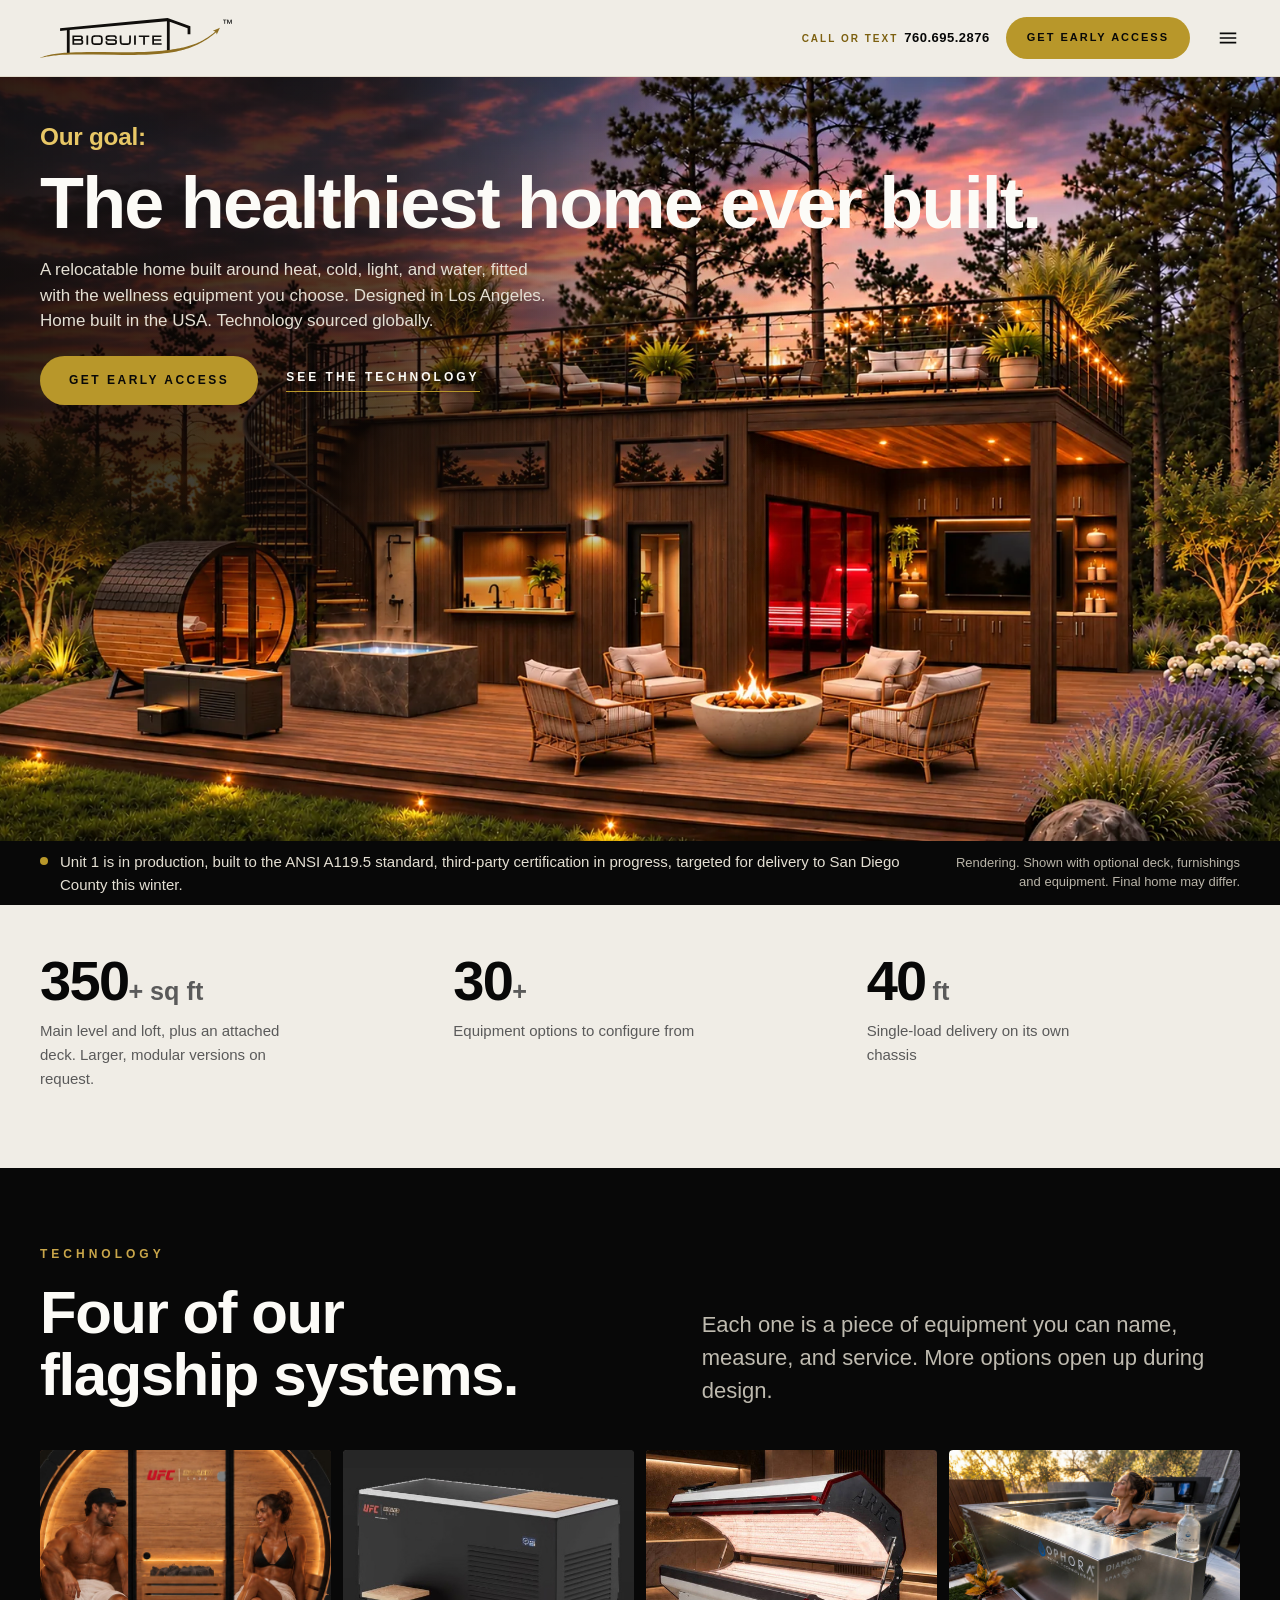
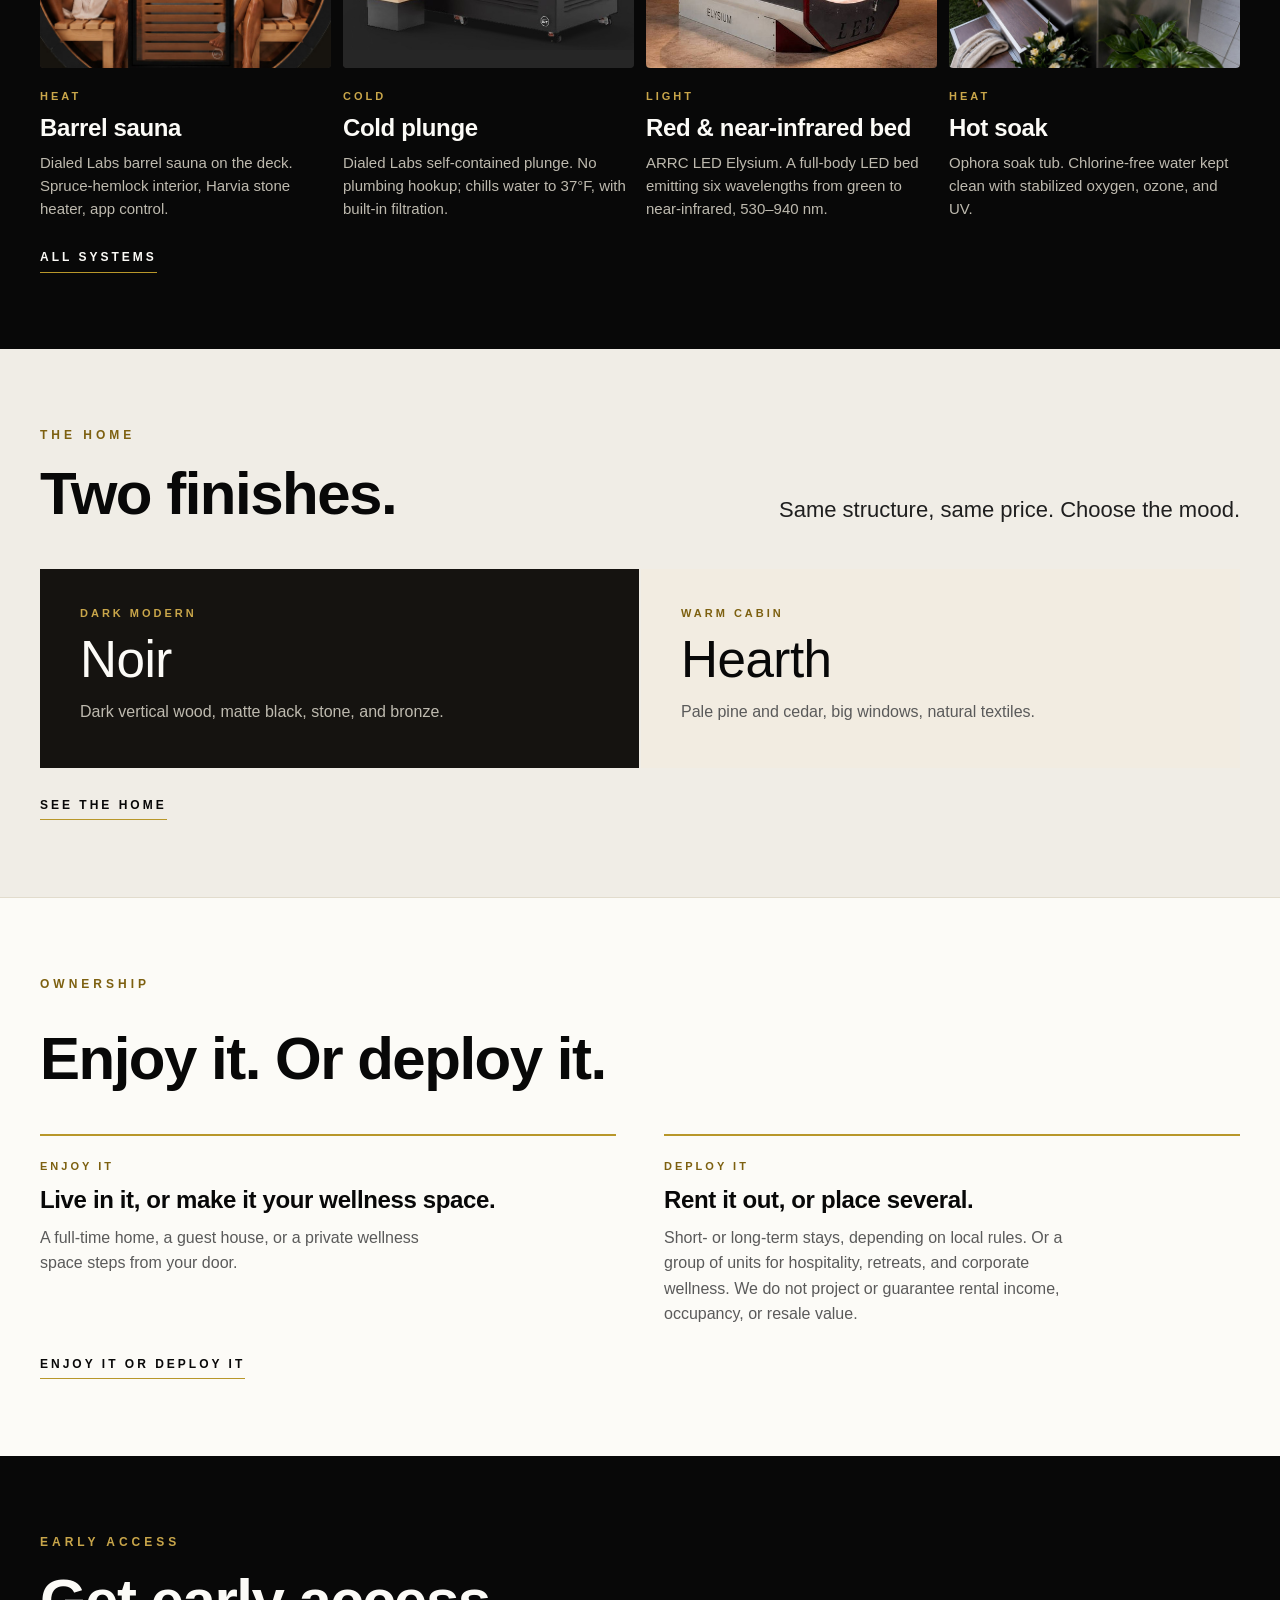
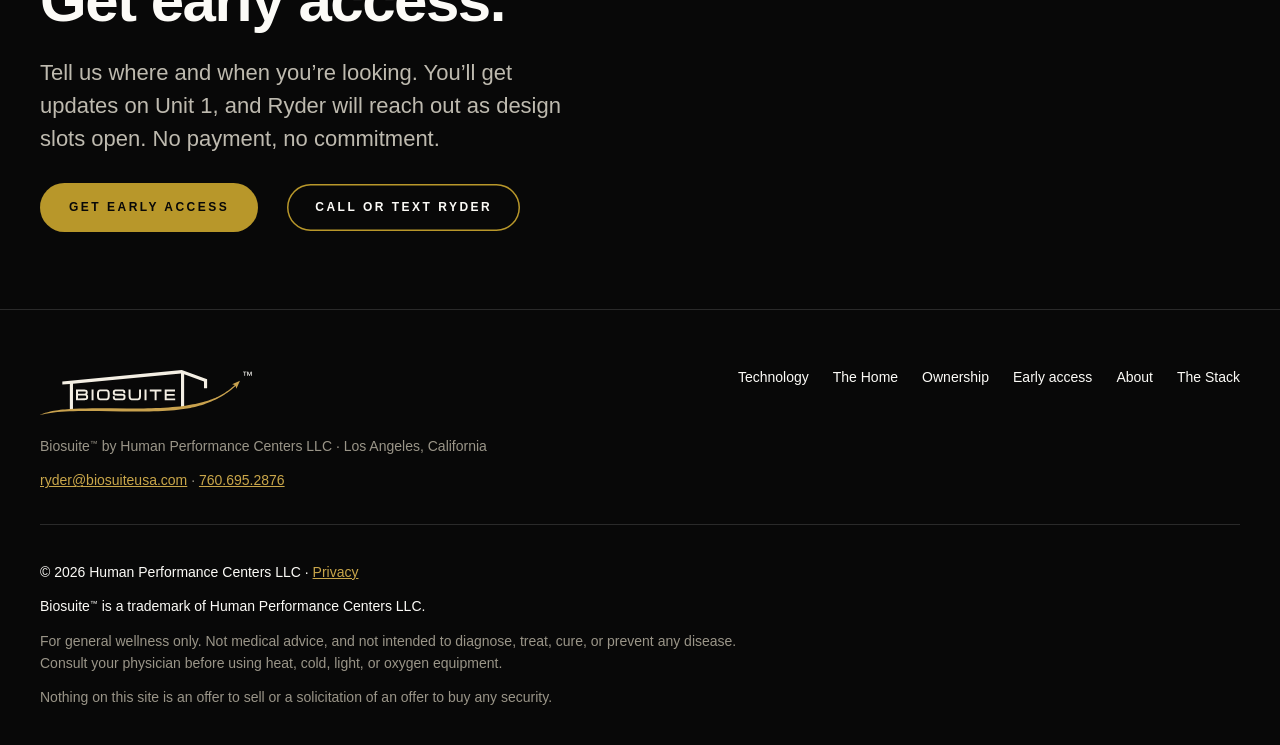
<file: index.html>
<!DOCTYPE html>
<html lang="en">
<head>
<meta charset="utf-8">
<meta name="viewport" content="width=device-width, initial-scale=1, viewport-fit=cover">
<script>
(function(){var m={"#technology":"/technology/","#architecture":"/home/","#structure":"/home/","#tiers":"/home/#configurations","#opportunity":"/ownership/","#reserve":"/early-access/","#faq":"/early-access/#faq","#inquiry":"/about/#contact"};var t=m[location.hash];if(t)location.replace(t);})();
</script>
<link rel="preload" as="image" type="image/webp" href="/img/hero-sunset-1670.webp?v=2" imagesrcset="/img/hero-sunset-900.webp?v=2 900w, /img/hero-sunset-1670.webp?v=2 1670w" imagesizes="100vw" fetchpriority="high">
<title>Biosuite — A wellness home on wheels</title>
<meta name="description" content="A relocatable 350+ sq ft home fitted with sauna, cold plunge, light, and water systems. Early access open.">
<meta property="og:title" content="VIP View: The Healthiest Home Ever Built">
<meta property="og:description" content="A relocatable 350+ sq ft home fitted with sauna, cold plunge, light, and water systems. Early access open.">
<meta property="og:type" content="website">
<meta property="og:url" content="https://biosuiteusa.com/">
<meta property="og:site_name" content="Biosuite">
<meta property="og:image" content="https://biosuiteusa.com/img/og-vip.jpg?v=2">
<meta property="og:image:width" content="1200">
<meta property="og:image:height" content="630">
<meta property="og:image:alt" content="Rendering of a Biosuite home at sunset with a barrel sauna, cold plunge, soak tub, and fire pit on the deck">
<meta name="twitter:card" content="summary_large_image">
<meta name="twitter:title" content="VIP View: The Healthiest Home Ever Built">
<meta name="twitter:description" content="A relocatable 350+ sq ft home fitted with sauna, cold plunge, light, and water systems. Early access open.">
<meta name="twitter:image" content="https://biosuiteusa.com/img/og-vip.jpg?v=2">

<link rel="canonical" href="https://biosuiteusa.com/">
<link rel="icon" href="/favicon.ico" sizes="48x48">
<link rel="icon" type="image/svg+xml" href="/img/brand/biosuite-tile-gold-on-black.svg">
<link rel="apple-touch-icon" href="/apple-touch-icon.png">
<meta name="theme-color" content="#100E0C">
<link rel="stylesheet" href="/assets/site.css?v=2">
<script src="/assets/site.js" defer></script>
<noscript><style>.ph > img { opacity:1 }</style></noscript>
</head>
<body>
<a class="skip" href="#main">Skip to content</a>
<header class="site-header">
  <div class="wrap hdr">
    <a class="brand" href="/" aria-label="Biosuite home"><picture><source media="(max-width:359px)" srcset="/img/brand/biosuite-mark-two-tone-for-light.svg" width="96" height="21"><img src="/img/brand/biosuite-logo-two-tone-for-light.svg" width="180" height="40" alt=""></picture><sup class="tm tm-logo">™</sup></a>
    <nav class="nav" aria-label="Main"><a href="/technology/">Technology</a><a href="/home/">The Home</a><a href="/ownership/">Ownership</a><a href="/about/">About</a></nav>
    <a class="phone" href="tel:+17606952876" aria-label="Call or text 760.695.2876"><span class="phone-label">Call or text</span>760.695.2876</a>
    <a class="btn btn-gold nav-reserve" href="/early-access/">Get early access</a>
    <button class="menu-btn" type="button" aria-expanded="false" aria-controls="menu" aria-label="Menu">
      <svg viewBox="0 0 24 24" fill="none" stroke="currentColor" stroke-width="1.8" aria-hidden="true"><path d="M3 7h18M3 12h18M3 17h18"/></svg>
    </button>
  </div>
  <nav id="menu" class="menu" aria-label="Mobile" hidden>
    <div class="wrap"><a href="/technology/">Technology</a><a href="/home/">The Home</a><a href="/ownership/">Ownership</a><a href="/about/">About</a><a class="btn btn-gold" href="/early-access/">Get early access</a></div>
  </nav>
</header>
<main id="main">
<section class="hero-full">
  <div class="hero-stage">
    <div class="hero-media">
      <img class="hero-bg" src="/img/hero-sunset-1670.webp?v=2" srcset="/img/hero-sunset-900.webp?v=2 900w, /img/hero-sunset-1670.webp?v=2 1670w" sizes="100vw" width="1670" height="941" fetchpriority="high" decoding="async" alt="Rendering of a dark-clad Biosuite home at sunset with a barrel sauna, cold plunge, soak tub, fire pit, and rooftop deck">
      <p class="hero-cap hero-cap-m">Rendering. Shown with optional deck, furnishings and equipment. Final home may differ.</p>
    </div>
    <div class="hero-shade" aria-hidden="true"></div>
    <div class="wrap hero-copy">
      <p class="goal">Our goal:</p>
      <h1>The healthiest home ever built.</h1>
      <p class="sub">A relocatable home built around heat, cold, light, and water, fitted with the wellness equipment you choose. Designed in Los Angeles. Home built in the USA. Technology sourced globally.</p>
      <div class="cta"><a class="btn btn-gold" href="/early-access/">Get early access</a><a class="link" href="/technology/">See the technology</a></div>
    </div>
  </div>
  <div class="hero-bar">
    <div class="wrap"><p class="status">Unit 1 is in production, built to the ANSI A119.5 standard, third-party certification in progress, targeted for delivery to San Diego County this winter.</p><p class="hero-cap hero-cap-d">Rendering. Shown with optional deck, furnishings and equipment. Final home may differ.</p></div>
  </div>
</section>

<section class="stats-band">
  <div class="wrap">
    <div class="stats">
      <div><div class="stat-v">350<small>+ sq ft</small></div><p class="stat-d">Main level and loft, plus an attached deck. Larger, modular versions on request.</p></div>
      <div><div class="stat-v">30<small>+</small></div><p class="stat-d">Equipment options to configure from</p></div>
      <div><div class="stat-v">40<small> ft</small></div><p class="stat-d">Single-load delivery on its own chassis</p></div>
    </div>
  </div>
</section>

<section class="dark">
  <div class="wrap">
    <div class="head split">
      <div><div class="eyebrow">Technology</div><h2>Four of our flagship systems.</h2></div>
      <p class="sub">Each one is a piece of equipment you can name, measure, and service. More options open up during design.</p>
    </div>
    <div class="cards four">
      <article class="card">
      <span class="ph" style="--lqip:url([data-uri]);--pos:center 30%"><img src="/flag-sauna.jpg" alt="Two people seated in a wood-lined barrel sauna" width="922" height="688" srcset="/img/flag-sauna-600.jpg 600w, /flag-sauna.jpg 922w" sizes="(min-width:1000px) 300px, (min-width:600px) 50vw, 100vw" loading="lazy" decoding="async" style="object-position:center 30%"></span>
      <div class="cat">Heat</div>
      <h3>Barrel sauna</h3>
      <p>Dialed Labs barrel sauna on the deck. Spruce-hemlock interior, Harvia stone heater, app control.</p>
    </article><article class="card">
      <span class="ph" style="--lqip:url([data-uri]);--pos:center"><img src="/img/flag-plunge-dark.jpg" alt="Black Dialed Labs cold plunge tub with a wooden lid and step" width="576" height="360" loading="lazy" decoding="async" style="object-position:center;object-fit:contain;background:#262626"></span>
      <div class="cat">Cold</div>
      <h3>Cold plunge</h3>
      <p>Dialed Labs self-contained plunge. No plumbing hookup; chills water to 37&deg;F, with built-in filtration.</p>
    </article><article class="card">
      <span class="ph" style="--lqip:url([data-uri]);--pos:center 55%"><img src="/flag-red-light.jpg" alt="ARRC LED Elysium full-body light bed, lid open" width="1000" height="618" srcset="/img/flag-red-light-600.jpg 600w, /flag-red-light.jpg 1000w" sizes="(min-width:1000px) 300px, (min-width:600px) 50vw, 100vw" loading="lazy" decoding="async" style="object-position:center 55%"></span>
      <div class="cat">Light</div>
      <h3>Red &amp; near-infrared bed</h3>
      <p>ARRC LED Elysium. A full-body LED bed emitting six wavelengths from green to near-infrared, 530&ndash;940&nbsp;nm.</p>
    </article><article class="card">
      <span class="ph" style="--lqip:url([data-uri]);--pos:center 12%"><img src="/flag-soak.jpg" alt="Stainless Ophora soak tub on a deck at sunset" width="1000" height="1000" srcset="/img/flag-soak-600.jpg 600w, /flag-soak.jpg 1000w" sizes="(min-width:1000px) 300px, (min-width:600px) 50vw, 100vw" loading="lazy" decoding="async" style="object-position:center 12%"></span>
      <div class="cat">Heat</div>
      <h3>Hot soak</h3>
      <p>Ophora soak tub. Chlorine-free water kept clean with stabilized oxygen, ozone, and UV.</p>
    </article>
    </div>
    <div class="cta"><a class="link" href="/technology/">All systems</a></div>
  </div>
</section>

<section>
  <div class="wrap">
    <div class="head split">
      <div><div class="eyebrow">The Home</div><h2>Two finishes.</h2></div>
      <p class="sub">Same structure, same price. Choose the mood.</p>
    </div>
    <div class="finishes">
      <div class="finish noir">
        <div class="finish-body"><div class="cat">Dark modern</div><div class="finish-name">Noir</div><p>Dark vertical wood, matte black, stone, and bronze.</p></div>
      </div>
      <div class="finish hearth">
        <div class="finish-body"><div class="cat">Warm cabin</div><div class="finish-name">Hearth</div><p>Pale pine and cedar, big windows, natural textiles.</p></div>
      </div>
    </div>
    <div class="cta"><a class="link" href="/home/">See the home</a></div>
  </div>
</section>

<section class="paper rule-top">
  <div class="wrap">
    <div class="head"><div class="eyebrow">Ownership</div><h2>Enjoy it. Or deploy it.</h2></div>
    <div class="cols two">
      <div class="col"><div class="cat">Enjoy it</div><h3>Live in it, or make it your wellness space.</h3><p>A full-time home, a guest house, or a private wellness space steps from your door.</p></div>
      <div class="col"><div class="cat">Deploy it</div><h3>Rent it out, or place several.</h3><p>Short- or long-term stays, depending on local rules. Or a group of units for hospitality, retreats, and corporate wellness. We do not project or guarantee rental income, occupancy, or resale value.</p></div>
    </div>
    <div class="cta"><a class="link" href="/ownership/">Enjoy it or deploy it</a></div>
  </div>
</section>

<section class="dark band">
  <div class="wrap">
    <div class="eyebrow">Early access</div>
    <h2>Get early access.</h2>
    <p class="sub">Tell us where and when you&rsquo;re looking. You&rsquo;ll get updates on Unit 1, and Ryder will reach out as design slots open. No payment, no commitment.</p>
    <div class="cta"><a class="btn btn-gold" href="/early-access/">Get early access</a><a class="btn btn-line" href="tel:+17606952876">Call or text Ryder</a></div>
  </div>
</section>
</main>
<footer class="site-footer">
  <div class="wrap">
    <div class="foot-top">
      <div>
        <a class="foot-brand" href="/" aria-label="Biosuite home"><img src="/img/brand/biosuite-logo-two-tone-for-dark.svg" width="200" height="45" alt=""><sup class="tm tm-logo">™</sup></a>
        <p>Biosuite<sup class="tm">™</sup> by Human Performance Centers LLC &middot; Los Angeles, California</p>
        <p><a href="mailto:ryder@biosuiteusa.com">ryder@biosuiteusa.com</a> &middot; <a href="tel:+17606952876">760.695.2876</a></p>
      </div>
      <nav class="foot-nav" aria-label="Footer">
        <a href="/technology/">Technology</a><a href="/home/">The Home</a><a href="/ownership/">Ownership</a><a href="/early-access/">Early access</a><a href="/about/">About</a><a href="/store/">The Stack</a>
      </nav>
    </div>
    <div class="foot-legal">
      <p class="copyright">&copy; 2026 Human Performance Centers LLC &middot; <a href="/privacy/">Privacy</a></p>
      <p class="copyright">Biosuite<sup class="tm">™</sup> is a trademark of Human Performance Centers LLC.</p>
      <p>For general wellness only. Not medical advice, and not intended to diagnose, treat, cure, or prevent any disease. Consult your physician before using heat, cold, light, or oxygen equipment.</p>
      <p>Nothing on this site is an offer to sell or a solicitation of an offer to buy any security.</p>
    </div>
  </div>
</footer>
</body>
</html>
</file>
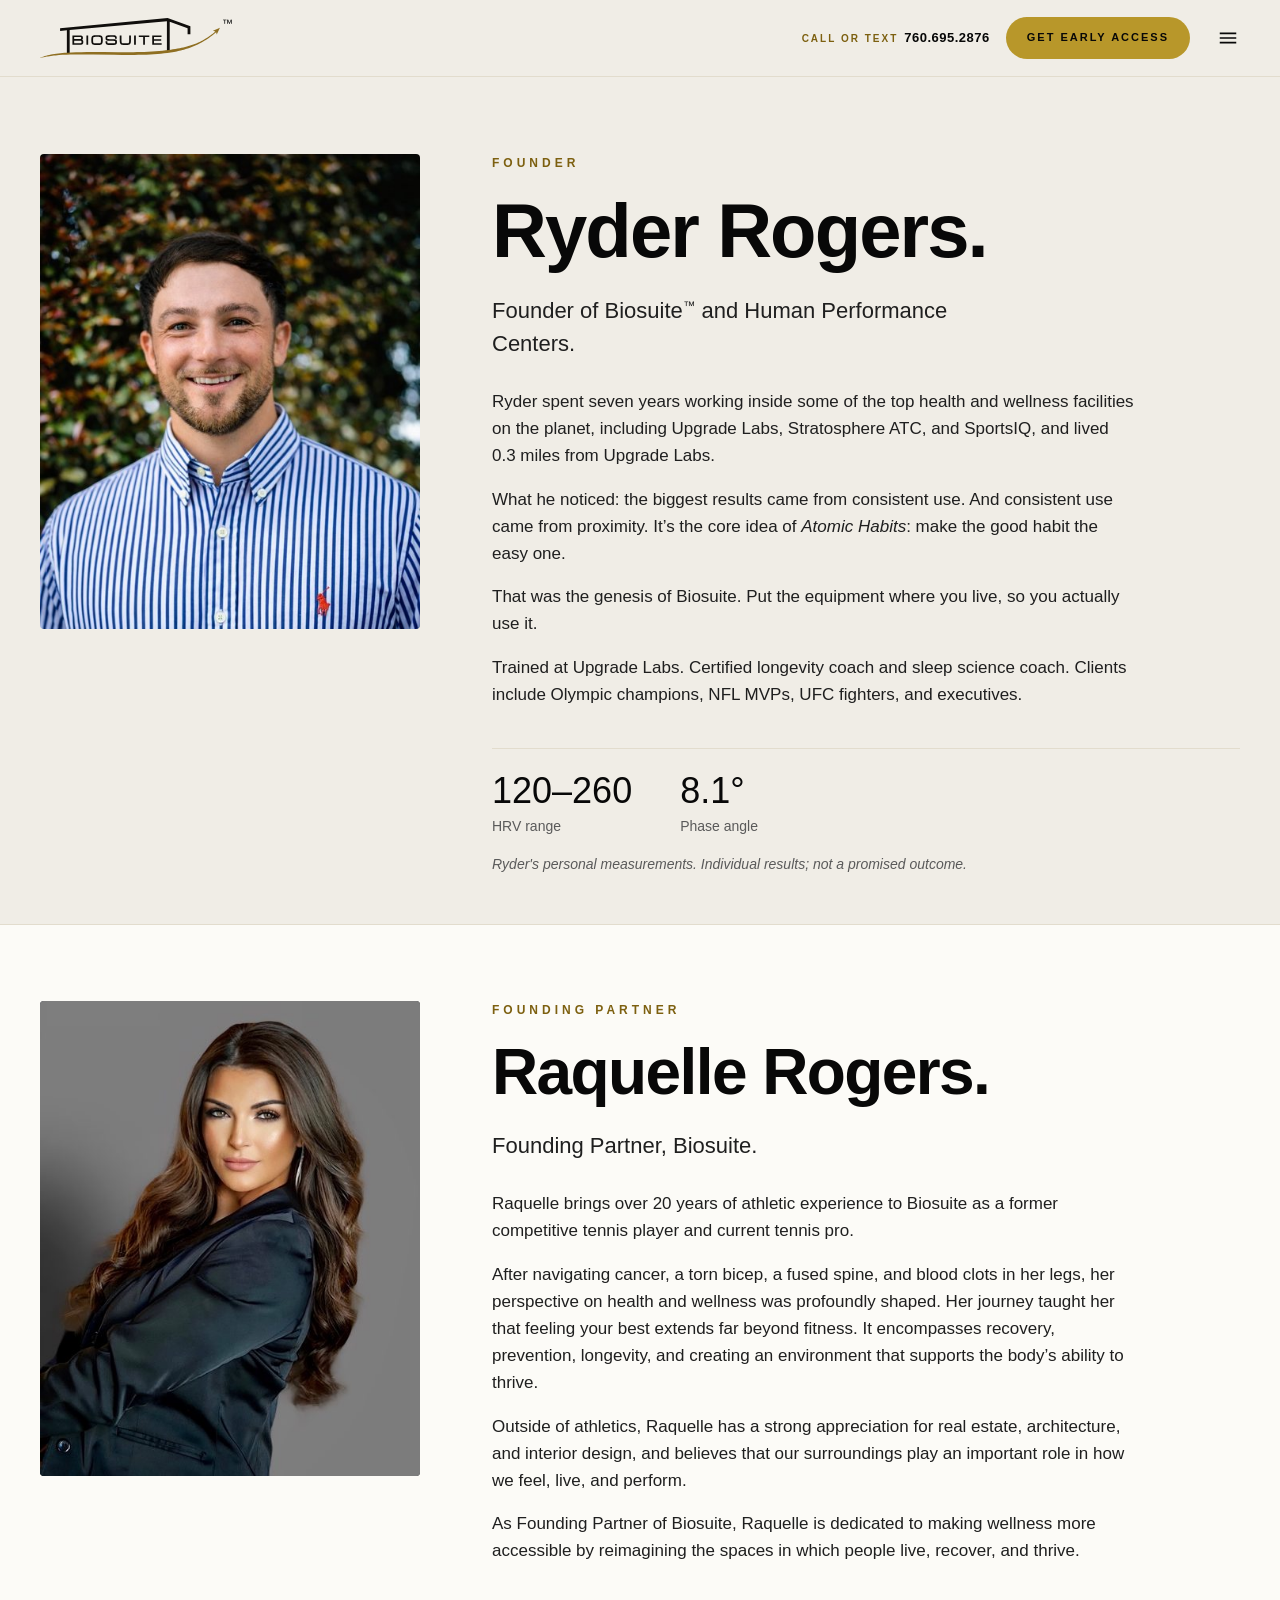
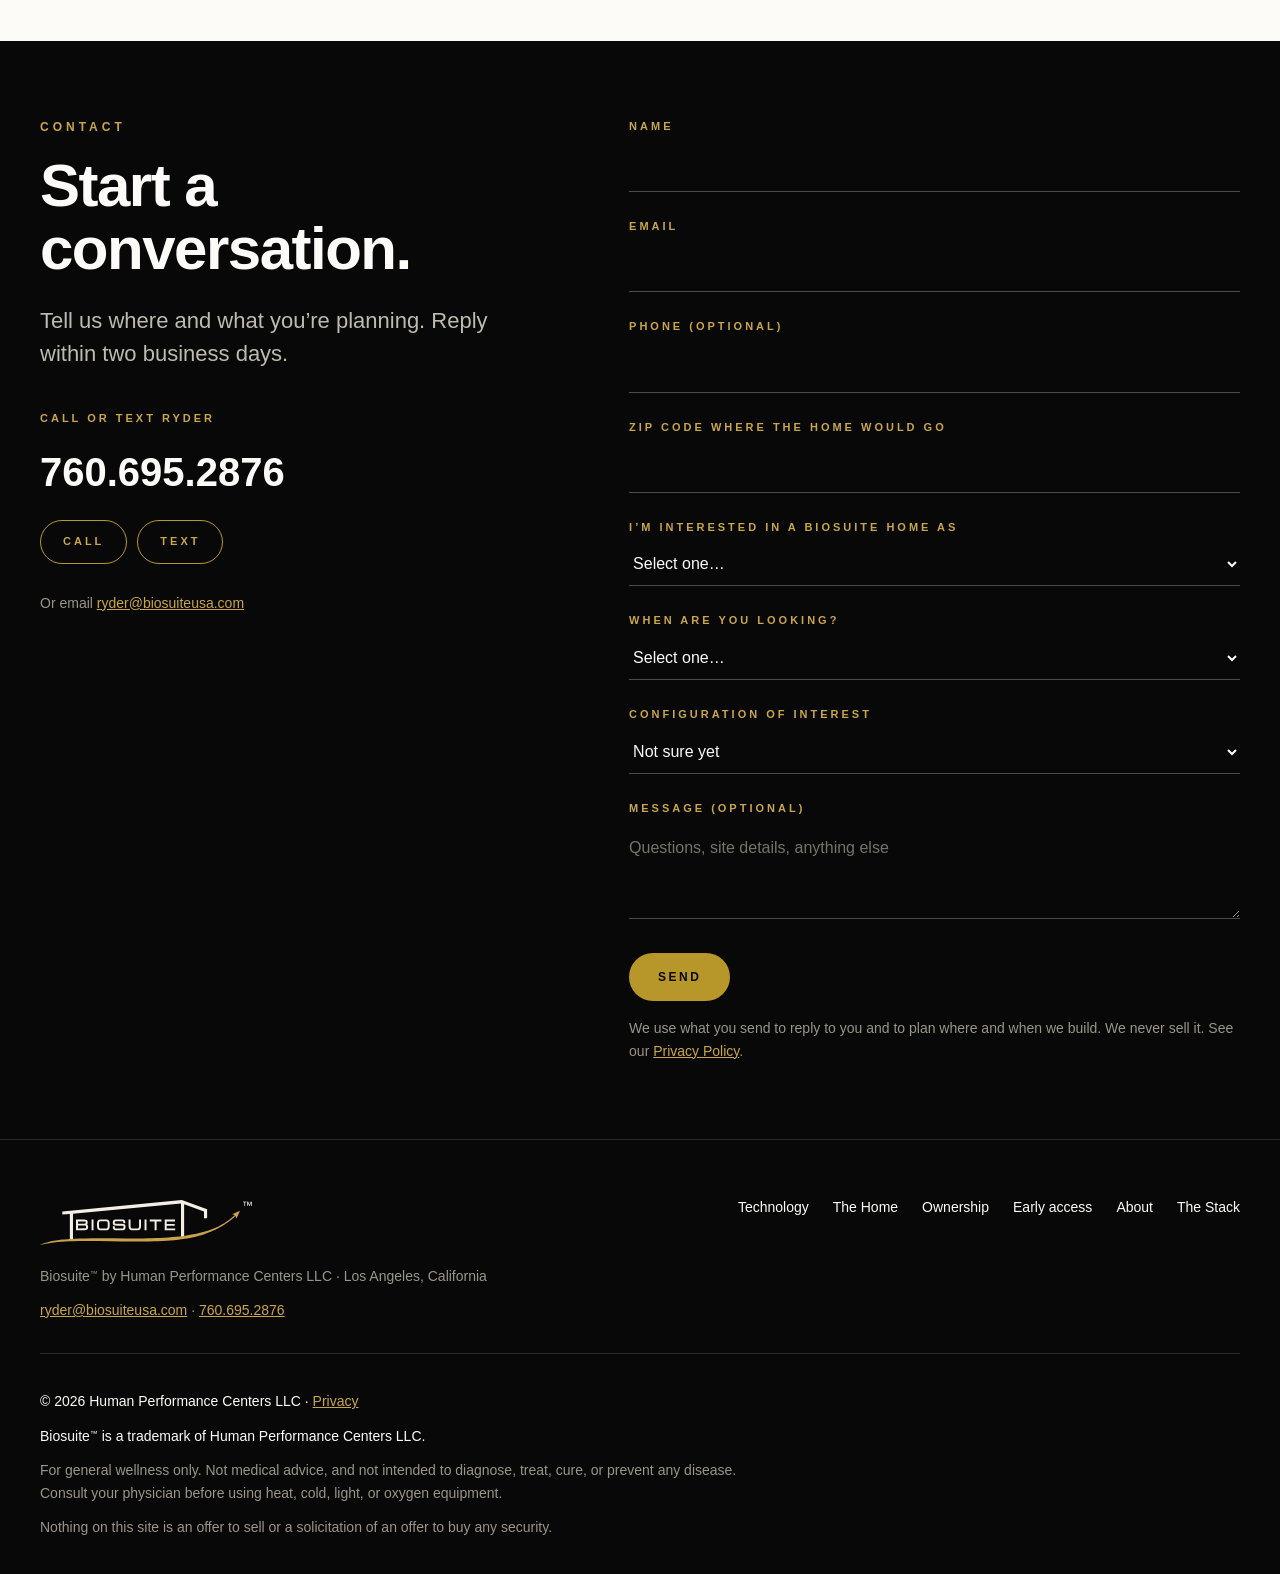
<file: about/index.html>
<!DOCTYPE html>
<html lang="en">
<head>
<meta charset="utf-8">
<meta name="viewport" content="width=device-width, initial-scale=1, viewport-fit=cover">
<title>About — Biosuite</title>
<meta name="description" content="Ryder Rogers, founder, and Raquelle Rogers, Founding Partner: the people behind Biosuite, and how to reach them.">
<meta property="og:title" content="About — Biosuite">
<meta property="og:description" content="Ryder Rogers, founder, and Raquelle Rogers, Founding Partner: the people behind Biosuite, and how to reach them.">
<meta property="og:type" content="website">
<meta property="og:url" content="https://biosuiteusa.com/about/">
<meta property="og:site_name" content="Biosuite">
<meta property="og:image" content="https://biosuiteusa.com/img/og-share.jpg">
<meta property="og:image:width" content="1200">
<meta property="og:image:height" content="630">
<meta property="og:image:alt" content="Rendering of a Biosuite home at dusk with a barrel sauna and plunge tub on the deck">
<meta name="twitter:card" content="summary_large_image">
<meta name="twitter:title" content="About — Biosuite">
<meta name="twitter:description" content="Ryder Rogers, founder, and Raquelle Rogers, Founding Partner: the people behind Biosuite, and how to reach them.">
<meta name="twitter:image" content="https://biosuiteusa.com/img/og-share.jpg">

<link rel="canonical" href="https://biosuiteusa.com/about/">
<link rel="icon" href="/favicon.ico" sizes="48x48">
<link rel="icon" type="image/svg+xml" href="/img/brand/biosuite-tile-gold-on-black.svg">
<link rel="apple-touch-icon" href="/apple-touch-icon.png">
<meta name="theme-color" content="#100E0C">
<link rel="stylesheet" href="/assets/site.css?v=2">
<script src="/assets/site.js" defer></script>
<noscript><style>.ph > img { opacity:1 }</style></noscript>
</head>
<body>
<a class="skip" href="#main">Skip to content</a>
<header class="site-header">
  <div class="wrap hdr">
    <a class="brand" href="/" aria-label="Biosuite home"><picture><source media="(max-width:359px)" srcset="/img/brand/biosuite-mark-two-tone-for-light.svg" width="96" height="21"><img src="/img/brand/biosuite-logo-two-tone-for-light.svg" width="180" height="40" alt=""></picture><sup class="tm tm-logo">™</sup></a>
    <nav class="nav" aria-label="Main"><a href="/technology/">Technology</a><a href="/home/">The Home</a><a href="/ownership/">Ownership</a><a href="/about/" aria-current="page">About</a></nav>
    <a class="phone" href="tel:+17606952876" aria-label="Call or text 760.695.2876"><span class="phone-label">Call or text</span>760.695.2876</a>
    <a class="btn btn-gold nav-reserve" href="/early-access/">Get early access</a>
    <button class="menu-btn" type="button" aria-expanded="false" aria-controls="menu" aria-label="Menu">
      <svg viewBox="0 0 24 24" fill="none" stroke="currentColor" stroke-width="1.8" aria-hidden="true"><path d="M3 7h18M3 12h18M3 17h18"/></svg>
    </button>
  </div>
  <nav id="menu" class="menu" aria-label="Mobile" hidden>
    <div class="wrap"><a href="/technology/">Technology</a><a href="/home/">The Home</a><a href="/ownership/">Ownership</a><a href="/about/" aria-current="page">About</a><a class="btn btn-gold" href="/early-access/">Get early access</a></div>
  </nav>
</header>
<main id="main">
<section class="page-hero">
  <div class="wrap">
    <div class="founder">
      <img src="/founder-portrait.jpg" alt="Ryder Rogers, founder of Biosuite and Human Performance Centers" width="480" height="600" fetchpriority="high" decoding="async" class="founder-photo">
      <div>
        <div class="eyebrow">Founder</div>
        <h1 style="font-size:clamp(40px,6vw,76px)">Ryder Rogers.</h1>
        <p class="sub">Founder of Biosuite<sup class="tm">™</sup> and Human Performance Centers.</p>
        <div class="prose" style="margin-top:28px">
          <p>Ryder spent seven years working inside some of the top health and wellness facilities on the planet, including Upgrade Labs, Stratosphere ATC, and SportsIQ, and lived 0.3 miles from Upgrade Labs.</p>
          <p>What he noticed: the biggest results came from consistent use. And consistent use came from proximity. It&rsquo;s the core idea of <em>Atomic Habits</em>: make the good habit the easy one.</p>
          <p>That was the genesis of Biosuite. Put the equipment where you live, so you actually use it.</p>
          <p>Trained at Upgrade Labs. Certified longevity coach and sleep science coach. Clients include Olympic champions, NFL MVPs, UFC fighters, and executives.</p>
        </div>
        <div class="measure">
          <div class="measure-row">
            <div><div class="v">120&ndash;260</div><div class="d">HRV range</div></div>
            <div><div class="v">8.1&deg;</div><div class="d">Phase angle</div></div>
          </div>
          <p class="label">Ryder's personal measurements. Individual results; not a promised outcome.</p>
        </div>
      </div>
    </div>
  </div>
</section>

<section class="paper rule-top" id="raquelle">
  <div class="wrap">
    <div class="founder">
      <span class="ph" style="--lqip:url([data-uri]);--pos:center"><img src="/img/raquelle-portrait.jpg?v=2" alt="Raquelle Rogers, Founding Partner of Biosuite" width="480" height="600" srcset="/img/raquelle-portrait-480.jpg?v=2 480w, /img/raquelle-portrait.jpg?v=2 960w" sizes="(min-width:860px) 380px, 100vw" loading="lazy" decoding="async" class="founder-photo"></span>
      <div>
        <div class="eyebrow">Founding Partner</div>
        <h2 style="font-size:clamp(36px,5vw,64px)">Raquelle Rogers.</h2>
        <p class="sub">Founding Partner, Biosuite.</p>
        <div class="prose" style="margin-top:28px">
          <p>Raquelle brings over 20 years of athletic experience to Biosuite as a former competitive tennis player and current tennis pro.</p>
          <p>After navigating cancer, a torn bicep, a fused spine, and blood clots in her legs, her perspective on health and wellness was profoundly shaped. Her journey taught her that feeling your best extends far beyond fitness. It encompasses recovery, prevention, longevity, and creating an environment that supports the body&rsquo;s ability to thrive.</p>
          <p>Outside of athletics, Raquelle has a strong appreciation for real estate, architecture, and interior design, and believes that our surroundings play an important role in how we feel, live, and perform.</p>
          <p>As Founding Partner of Biosuite, Raquelle is dedicated to making wellness more accessible by reimagining the spaces in which people live, recover, and thrive.</p>
        </div>
      </div>
    </div>
  </div>
</section>

<section id="contact" class="dark">
  <div class="wrap contact">
    <div>
      <div class="eyebrow">Contact</div>
      <h2>Start a conversation.</h2>
      <p class="sub">Tell us where and what you&rsquo;re planning. Reply within two business days.</p>
      <p style="margin-top:40px;font-size:11px;font-weight:700;letter-spacing:3px;text-transform:uppercase;color:var(--gold-soft)">Call or text Ryder</p>
      <a class="direct-num" href="tel:+17606952876">760.695.2876</a>
      <div class="direct-actions"><a href="tel:+17606952876">Call</a><a href="sms:+17606952876">Text</a></div>
      <p class="small" style="margin-top:28px;color:var(--on-dark-dim)">Or email <a href="mailto:ryder@biosuiteusa.com?subject=Biosuite%20Inquiry" style="color:var(--gold-soft)">ryder@biosuiteusa.com</a></p>
    </div>
    <div>
      <form class="form" novalidate>
        <label for="name">Name</label>
        <input type="text" id="name" name="name" autocomplete="name" required>
        <label for="email">Email</label>
        <input type="email" id="email" name="email" autocomplete="email" required>
        <label for="phone">Phone (optional)</label>
        <input type="tel" id="phone" name="phone" autocomplete="tel">
        <label for="zip">ZIP code where the home would go</label>
        <input type="text" id="zip" name="zip" autocomplete="postal-code" inputmode="numeric" maxlength="10" pattern="[0-9]{5}(-[0-9]{4})?" title="5-digit US ZIP code" required>
        <label for="interest">I&rsquo;m interested in a Biosuite home as</label>
        <select id="interest" name="interest" required>
          <option value="">Select one&hellip;</option>
          <option>Enjoy it: a home or wellness space</option>
          <option>Deploy it: a rental</option>
          <option>Deploy it: multiple units or hospitality</option>
          <option>Just exploring</option>
        </select>
        <label for="timeline">When are you looking?</label>
        <select id="timeline" name="timeline" required>
          <option value="">Select one&hellip;</option>
          <option>Within 3 months</option>
          <option>3&ndash;6 months</option>
          <option>6&ndash;12 months</option>
          <option>12+ months</option>
          <option>Just exploring</option>
        </select>
        <label for="budget">Configuration of interest</label>
        <select id="budget" name="budget">
          <option value="">Not sure yet</option>
          <option>Core</option><option>Signature</option><option>Estate</option><option>Larger / modular</option>
        </select>
        <label for="message">Message (optional)</label>
        <textarea id="message" name="message" placeholder="Questions, site details, anything else"></textarea>
        <button class="btn btn-gold" type="submit">Send</button>
        <p class="form-legal">We use what you send to reply to you and to plan where and when we build. We never sell it. See our <a href="/privacy/">Privacy Policy</a>.</p>
      </form>
      <div id="inquirySuccess" class="success" tabindex="-1" role="status" hidden></div>
    </div>
  </div>
</section>
</main>
<footer class="site-footer">
  <div class="wrap">
    <div class="foot-top">
      <div>
        <a class="foot-brand" href="/" aria-label="Biosuite home"><img src="/img/brand/biosuite-logo-two-tone-for-dark.svg" width="200" height="45" alt=""><sup class="tm tm-logo">™</sup></a>
        <p>Biosuite<sup class="tm">™</sup> by Human Performance Centers LLC &middot; Los Angeles, California</p>
        <p><a href="mailto:ryder@biosuiteusa.com">ryder@biosuiteusa.com</a> &middot; <a href="tel:+17606952876">760.695.2876</a></p>
      </div>
      <nav class="foot-nav" aria-label="Footer">
        <a href="/technology/">Technology</a><a href="/home/">The Home</a><a href="/ownership/">Ownership</a><a href="/early-access/">Early access</a><a href="/about/">About</a><a href="/store/">The Stack</a>
      </nav>
    </div>
    <div class="foot-legal">
      <p class="copyright">&copy; 2026 Human Performance Centers LLC &middot; <a href="/privacy/">Privacy</a></p>
      <p class="copyright">Biosuite<sup class="tm">™</sup> is a trademark of Human Performance Centers LLC.</p>
      <p>For general wellness only. Not medical advice, and not intended to diagnose, treat, cure, or prevent any disease. Consult your physician before using heat, cold, light, or oxygen equipment.</p>
      <p>Nothing on this site is an offer to sell or a solicitation of an offer to buy any security.</p>
    </div>
  </div>
</footer>
</body>
</html>
</file>
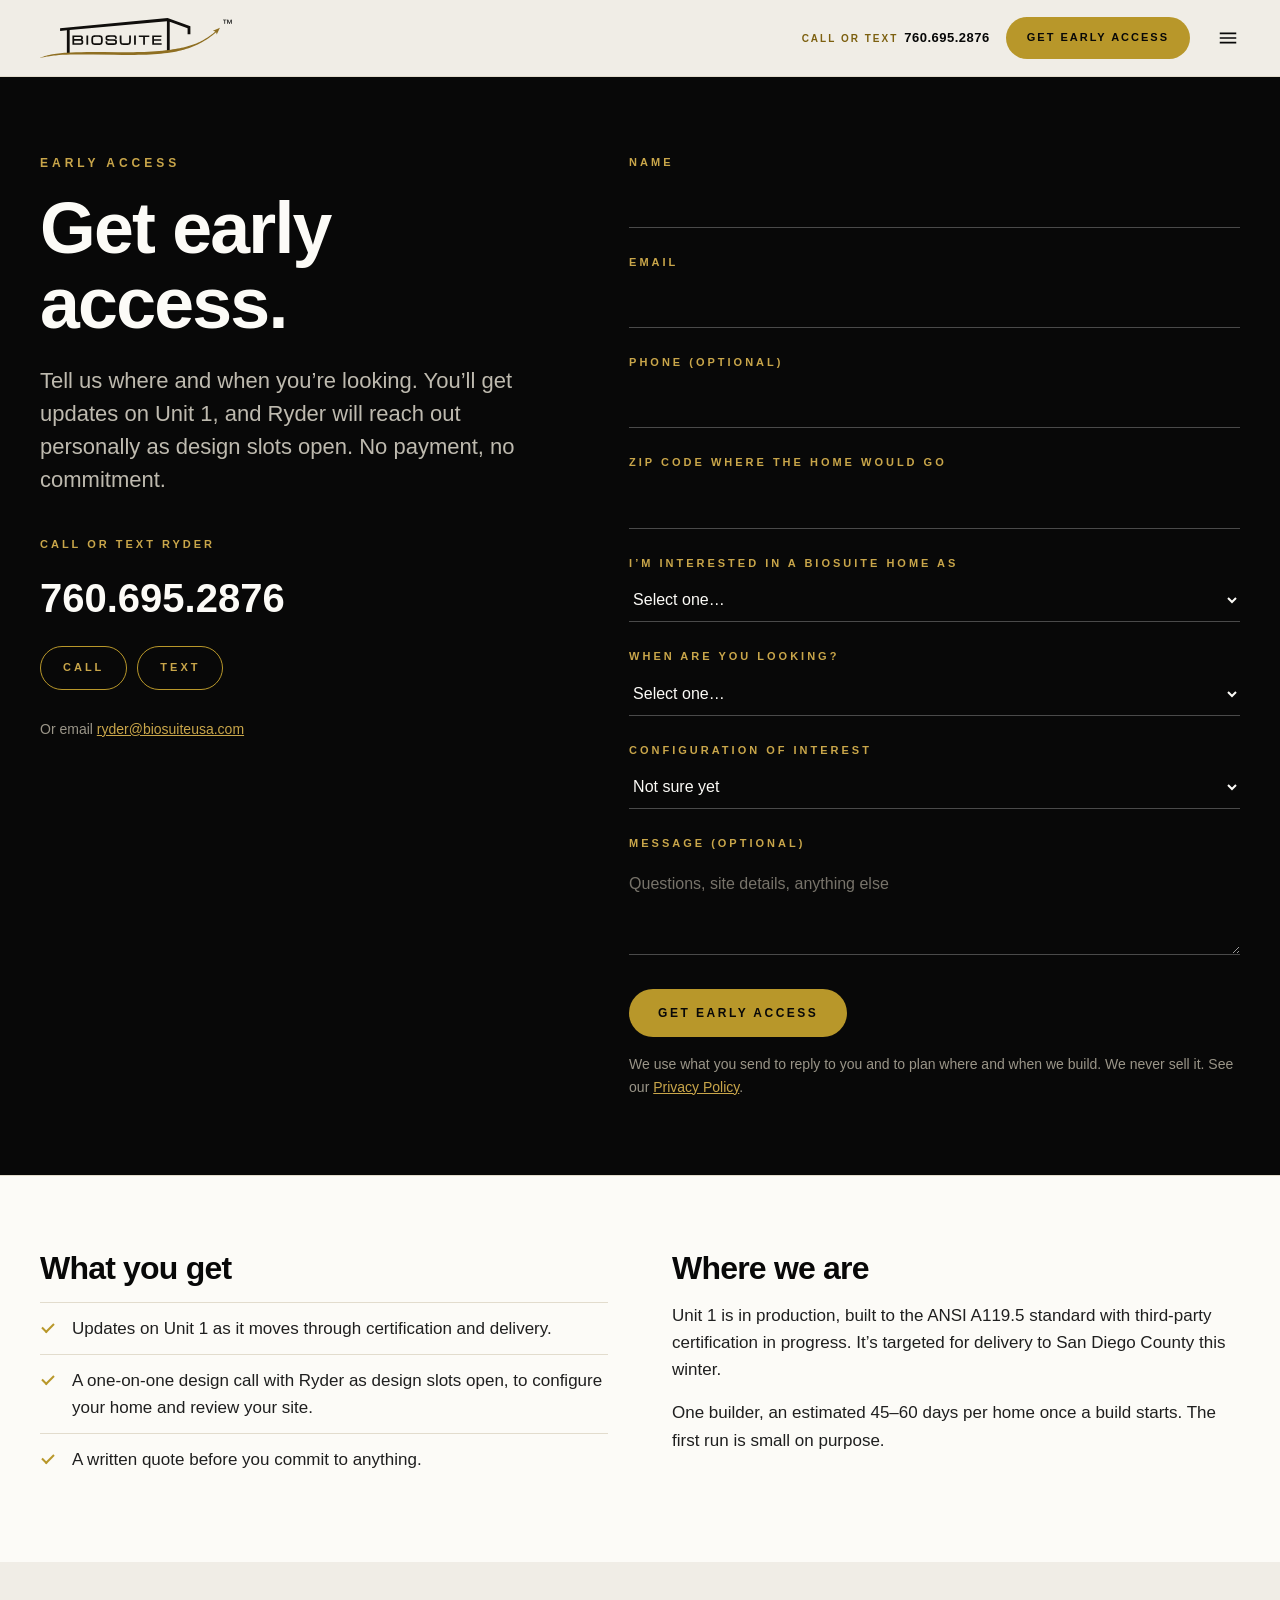
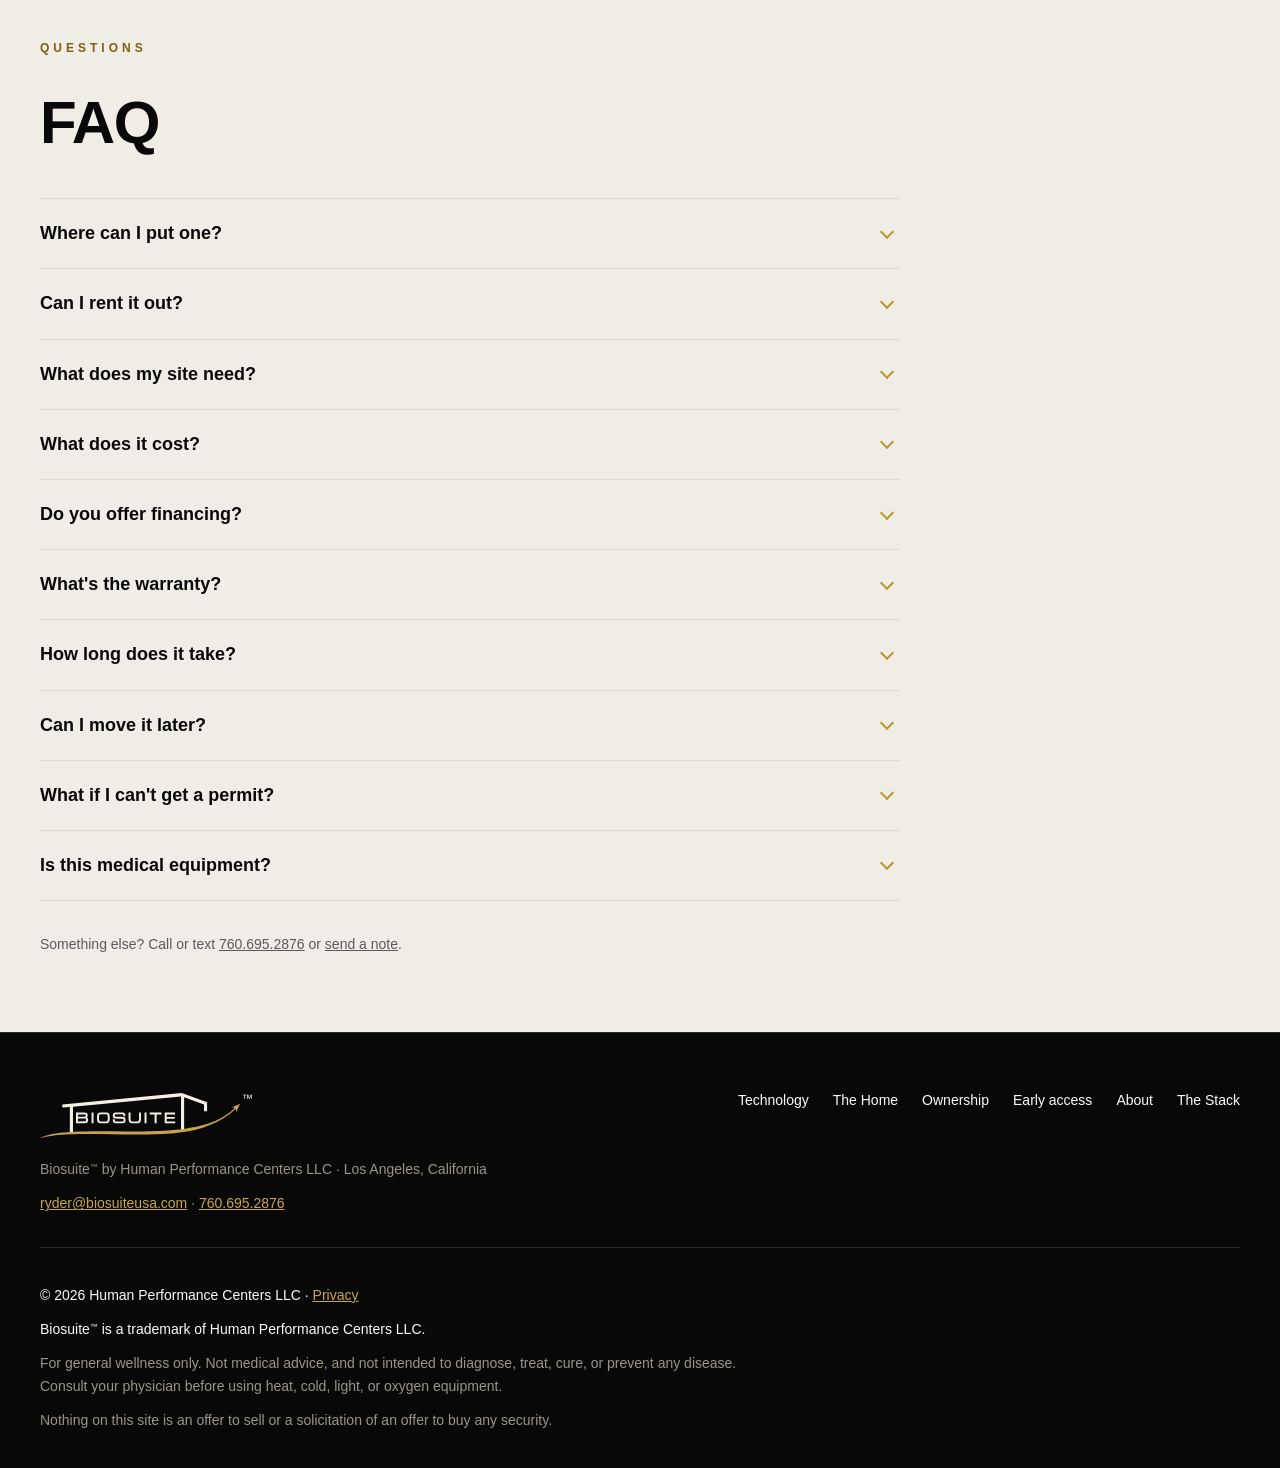
<file: early-access/index.html>
<!DOCTYPE html>
<html lang="en">
<head>
<meta charset="utf-8">
<meta name="viewport" content="width=device-width, initial-scale=1, viewport-fit=cover">
<title>Early Access — Biosuite</title>
<meta name="description" content="Join the Biosuite early-access list. Tell us where and when you are looking, and get updates and a design call as slots open.">
<meta property="og:title" content="Early Access — Biosuite">
<meta property="og:description" content="Join the Biosuite early-access list. Tell us where and when you are looking, and get updates and a design call as slots open.">
<meta property="og:type" content="website">
<meta property="og:url" content="https://biosuiteusa.com/early-access/">
<meta property="og:site_name" content="Biosuite">
<meta property="og:image" content="https://biosuiteusa.com/img/og-share.jpg">
<meta property="og:image:width" content="1200">
<meta property="og:image:height" content="630">
<meta property="og:image:alt" content="Rendering of a Biosuite home at dusk with a barrel sauna and plunge tub on the deck">
<meta name="twitter:card" content="summary_large_image">
<meta name="twitter:title" content="Early Access — Biosuite">
<meta name="twitter:description" content="Join the Biosuite early-access list. Tell us where and when you are looking, and get updates and a design call as slots open.">
<meta name="twitter:image" content="https://biosuiteusa.com/img/og-share.jpg">

<link rel="canonical" href="https://biosuiteusa.com/early-access/">
<link rel="icon" href="/favicon.ico" sizes="48x48">
<link rel="icon" type="image/svg+xml" href="/img/brand/biosuite-tile-gold-on-black.svg">
<link rel="apple-touch-icon" href="/apple-touch-icon.png">
<meta name="theme-color" content="#100E0C">
<link rel="stylesheet" href="/assets/site.css?v=2">
<script src="/assets/site.js" defer></script>
<noscript><style>.ph > img { opacity:1 }</style></noscript>
</head>
<body>
<a class="skip" href="#main">Skip to content</a>
<header class="site-header">
  <div class="wrap hdr">
    <a class="brand" href="/" aria-label="Biosuite home"><picture><source media="(max-width:359px)" srcset="/img/brand/biosuite-mark-two-tone-for-light.svg" width="96" height="21"><img src="/img/brand/biosuite-logo-two-tone-for-light.svg" width="180" height="40" alt=""></picture><sup class="tm tm-logo">™</sup></a>
    <nav class="nav" aria-label="Main"><a href="/technology/">Technology</a><a href="/home/">The Home</a><a href="/ownership/">Ownership</a><a href="/about/">About</a></nav>
    <a class="phone" href="tel:+17606952876" aria-label="Call or text 760.695.2876"><span class="phone-label">Call or text</span>760.695.2876</a>
    <a class="btn btn-gold nav-reserve" href="/early-access/">Get early access</a>
    <button class="menu-btn" type="button" aria-expanded="false" aria-controls="menu" aria-label="Menu">
      <svg viewBox="0 0 24 24" fill="none" stroke="currentColor" stroke-width="1.8" aria-hidden="true"><path d="M3 7h18M3 12h18M3 17h18"/></svg>
    </button>
  </div>
  <nav id="menu" class="menu" aria-label="Mobile" hidden>
    <div class="wrap"><a href="/technology/">Technology</a><a href="/home/">The Home</a><a href="/ownership/">Ownership</a><a href="/about/">About</a><a class="btn btn-gold" href="/early-access/">Get early access</a></div>
  </nav>
</header>
<main id="main">
<section id="inquire" class="dark">
  <div class="wrap contact ea">
    <div class="ea-intro">
      <div class="eyebrow">Early access</div>
      <h1 style="font-size:clamp(40px,5.6vw,76px)">Get early access.</h1>
      <p class="sub">Tell us where and when you&rsquo;re looking. You&rsquo;ll get updates on Unit 1, and Ryder will reach out personally as design slots open. No payment, no commitment.</p>
    </div>
    <div class="ea-form">
      <form class="form" novalidate>
        <label for="name">Name</label>
        <input type="text" id="name" name="name" autocomplete="name" required>
        <label for="email">Email</label>
        <input type="email" id="email" name="email" autocomplete="email" required>
        <label for="phone">Phone (optional)</label>
        <input type="tel" id="phone" name="phone" autocomplete="tel">
        <label for="zip">ZIP code where the home would go</label>
        <input type="text" id="zip" name="zip" autocomplete="postal-code" inputmode="numeric" maxlength="10" pattern="[0-9]{5}(-[0-9]{4})?" title="5-digit US ZIP code" required>
        <label for="interest">I&rsquo;m interested in a Biosuite home as</label>
        <select id="interest" name="interest" required>
          <option value="">Select one&hellip;</option>
          <option>Enjoy it: a home or wellness space</option>
          <option>Deploy it: a rental</option>
          <option>Deploy it: multiple units or hospitality</option>
          <option>Just exploring</option>
        </select>
        <label for="timeline">When are you looking?</label>
        <select id="timeline" name="timeline" required>
          <option value="">Select one&hellip;</option>
          <option>Within 3 months</option>
          <option>3&ndash;6 months</option>
          <option>6&ndash;12 months</option>
          <option>12+ months</option>
          <option>Just exploring</option>
        </select>
        <label for="budget">Configuration of interest</label>
        <select id="budget" name="budget">
          <option value="">Not sure yet</option>
          <option>Core</option><option>Signature</option><option>Estate</option><option>Larger / modular</option>
        </select>
        <label for="message">Message (optional)</label>
        <textarea id="message" name="message" placeholder="Questions, site details, anything else"></textarea>
        <button class="btn btn-gold" type="submit">Get early access</button>
        <p class="form-legal">We use what you send to reply to you and to plan where and when we build. We never sell it. See our <a href="/privacy/">Privacy Policy</a>.</p>
      </form>
      <div id="inquirySuccess" class="success" tabindex="-1" role="status" hidden></div>
    </div>
    <div class="ea-direct">
      <p style="margin-top:0;font-size:11px;font-weight:700;letter-spacing:3px;text-transform:uppercase;color:var(--gold-soft)">Call or text Ryder</p>
      <a class="direct-num" href="tel:+17606952876">760.695.2876</a>
      <div class="direct-actions"><a href="tel:+17606952876">Call</a><a href="sms:+17606952876">Text</a></div>
      <p class="small" style="margin-top:28px;color:var(--on-dark-dim)">Or email <a href="mailto:ryder@biosuiteusa.com?subject=Biosuite%20early%20access" style="color:var(--gold-soft)">ryder@biosuiteusa.com</a></p>
    </div>
  </div>
</section>

<section class="paper rule-top">
  <div class="wrap">
    <div class="lists">
      <div>
        <h2>What you get</h2>
        <ul class="check">
          <li>Updates on Unit 1 as it moves through certification and delivery.</li>
          <li>A one-on-one design call with Ryder as design slots open, to configure your home and review your site.</li>
          <li>A written quote before you commit to anything.</li>
        </ul>
      </div>
      <div>
        <h2>Where we are</h2>
        <div class="prose"><p>Unit 1 is in production, built to the ANSI A119.5 standard with third-party certification in progress. It&rsquo;s targeted for delivery to San Diego County this winter.</p>
        <p>One builder, an estimated 45&ndash;60 days per home once a build starts. The first run is small on purpose.</p></div>
      </div>
    </div>
  </div>
</section>

<section id="faq">
  <div class="wrap">
    <div class="head"><div class="eyebrow">Questions</div><h2>FAQ</h2></div>
    <div class="faq"><details><summary>Where can I put one?</summary><div class="a"><p>Your local jurisdiction decides. Many places permit tiny homes on wheels as ADUs or as dwellings, and rules vary by state, county, and city.</p><p>Unit 1 is headed to San Diego County on a dwelling permit path. We'll work through your address on the design call.</p></div></details><details><summary>Can I rent it out?</summary><div class="a"><p>In many places, yes. Rental rules depend on where the home sits: some areas allow nightly stays, others set a minimum stay length.</p><p>Confirm your local rules before you count on rental use. We do not project or guarantee rental income, occupancy, or resale value.</p></div></details><details><summary>What does my site need?</summary><div class="a"><p>A level pad with access for a single-load delivery, plus power, water, and sewer or septic. We recommend 200A electrical service and a 3/4&quot; water main for a full equipment package; many configurations need less.</p><p>Utility hookups need their own permits and a local licensed contractor. We review your site before you commit.</p></div></details><details><summary>What does it cost?</summary><div class="a"><p>Price depends on configuration, mostly on the technology you choose. You get a written quote on your design call, before you pay anything. Your price is set in your build agreement.</p></div></details><details><summary>Do you offer financing?</summary><div class="a"><p>Yes. Financing is available for qualified buyers, subject to credit approval. We'll walk through options on your design call, and we provide the specification and permitting documents a lender asks for.</p></div></details><details><summary>What's the warranty?</summary><div class="a"><p>Each equipment manufacturer warrants its own equipment under its own terms. We handle integration and help coordinate claims. Warranty terms for the home itself are spelled out in your build agreement.</p></div></details><details><summary>How long does it take?</summary><div class="a"><p>An estimated 45–60 days to build, plus certification, permitting, and site work, which vary by location.</p></div></details><details><summary>Can I move it later?</summary><div class="a"><p>Yes. It's built on a chassis and travels as a single load. A new location means permitting again under that jurisdiction's rules.</p><p>Larger, modular versions are available on request. Those are scoped per project and may travel in more than one load.</p></div></details><details><summary>What if I can't get a permit?</summary><div class="a"><p>We review your site and local rules with you on the design call, before you sign a build agreement or pay anything.</p></div></details><details><summary>Is this medical equipment?</summary><div class="a"><p>No. A Biosuite<sup class="tm">™</sup> home is fitted with general-wellness equipment. Nothing here is medical advice or intended to diagnose, treat, cure, or prevent any disease.</p></div></details></div>
    <p class="small muted" style="margin-top:32px">Something else? Call or text <a href="tel:+17606952876">760.695.2876</a> or <a href="#inquire">send a note</a>.</p>
  </div>
</section>
</main>
<footer class="site-footer">
  <div class="wrap">
    <div class="foot-top">
      <div>
        <a class="foot-brand" href="/" aria-label="Biosuite home"><img src="/img/brand/biosuite-logo-two-tone-for-dark.svg" width="200" height="45" alt=""><sup class="tm tm-logo">™</sup></a>
        <p>Biosuite<sup class="tm">™</sup> by Human Performance Centers LLC &middot; Los Angeles, California</p>
        <p><a href="mailto:ryder@biosuiteusa.com">ryder@biosuiteusa.com</a> &middot; <a href="tel:+17606952876">760.695.2876</a></p>
      </div>
      <nav class="foot-nav" aria-label="Footer">
        <a href="/technology/">Technology</a><a href="/home/">The Home</a><a href="/ownership/">Ownership</a><a href="/early-access/">Early access</a><a href="/about/">About</a><a href="/store/">The Stack</a>
      </nav>
    </div>
    <div class="foot-legal">
      <p class="copyright">&copy; 2026 Human Performance Centers LLC &middot; <a href="/privacy/">Privacy</a></p>
      <p class="copyright">Biosuite<sup class="tm">™</sup> is a trademark of Human Performance Centers LLC.</p>
      <p>For general wellness only. Not medical advice, and not intended to diagnose, treat, cure, or prevent any disease. Consult your physician before using heat, cold, light, or oxygen equipment.</p>
      <p>Nothing on this site is an offer to sell or a solicitation of an offer to buy any security.</p>
    </div>
  </div>
</footer>
</body>
</html>
</file>
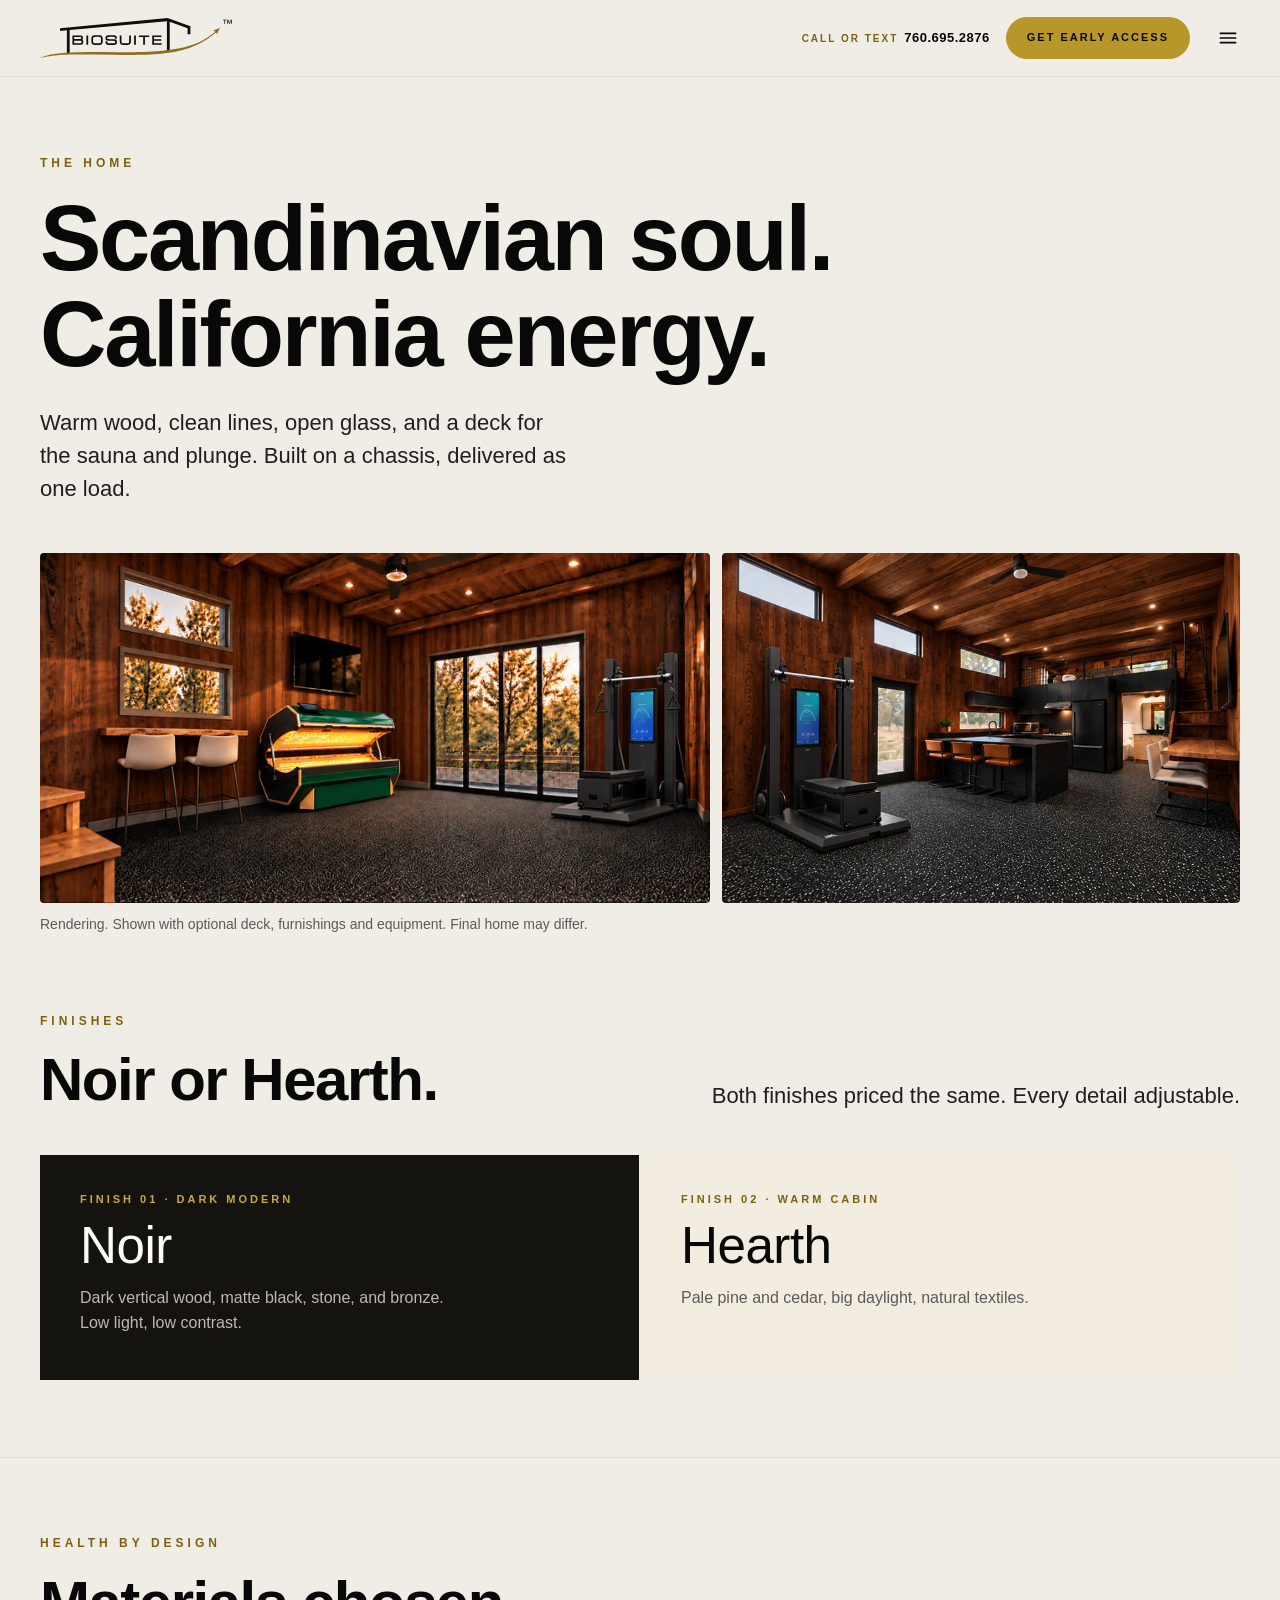
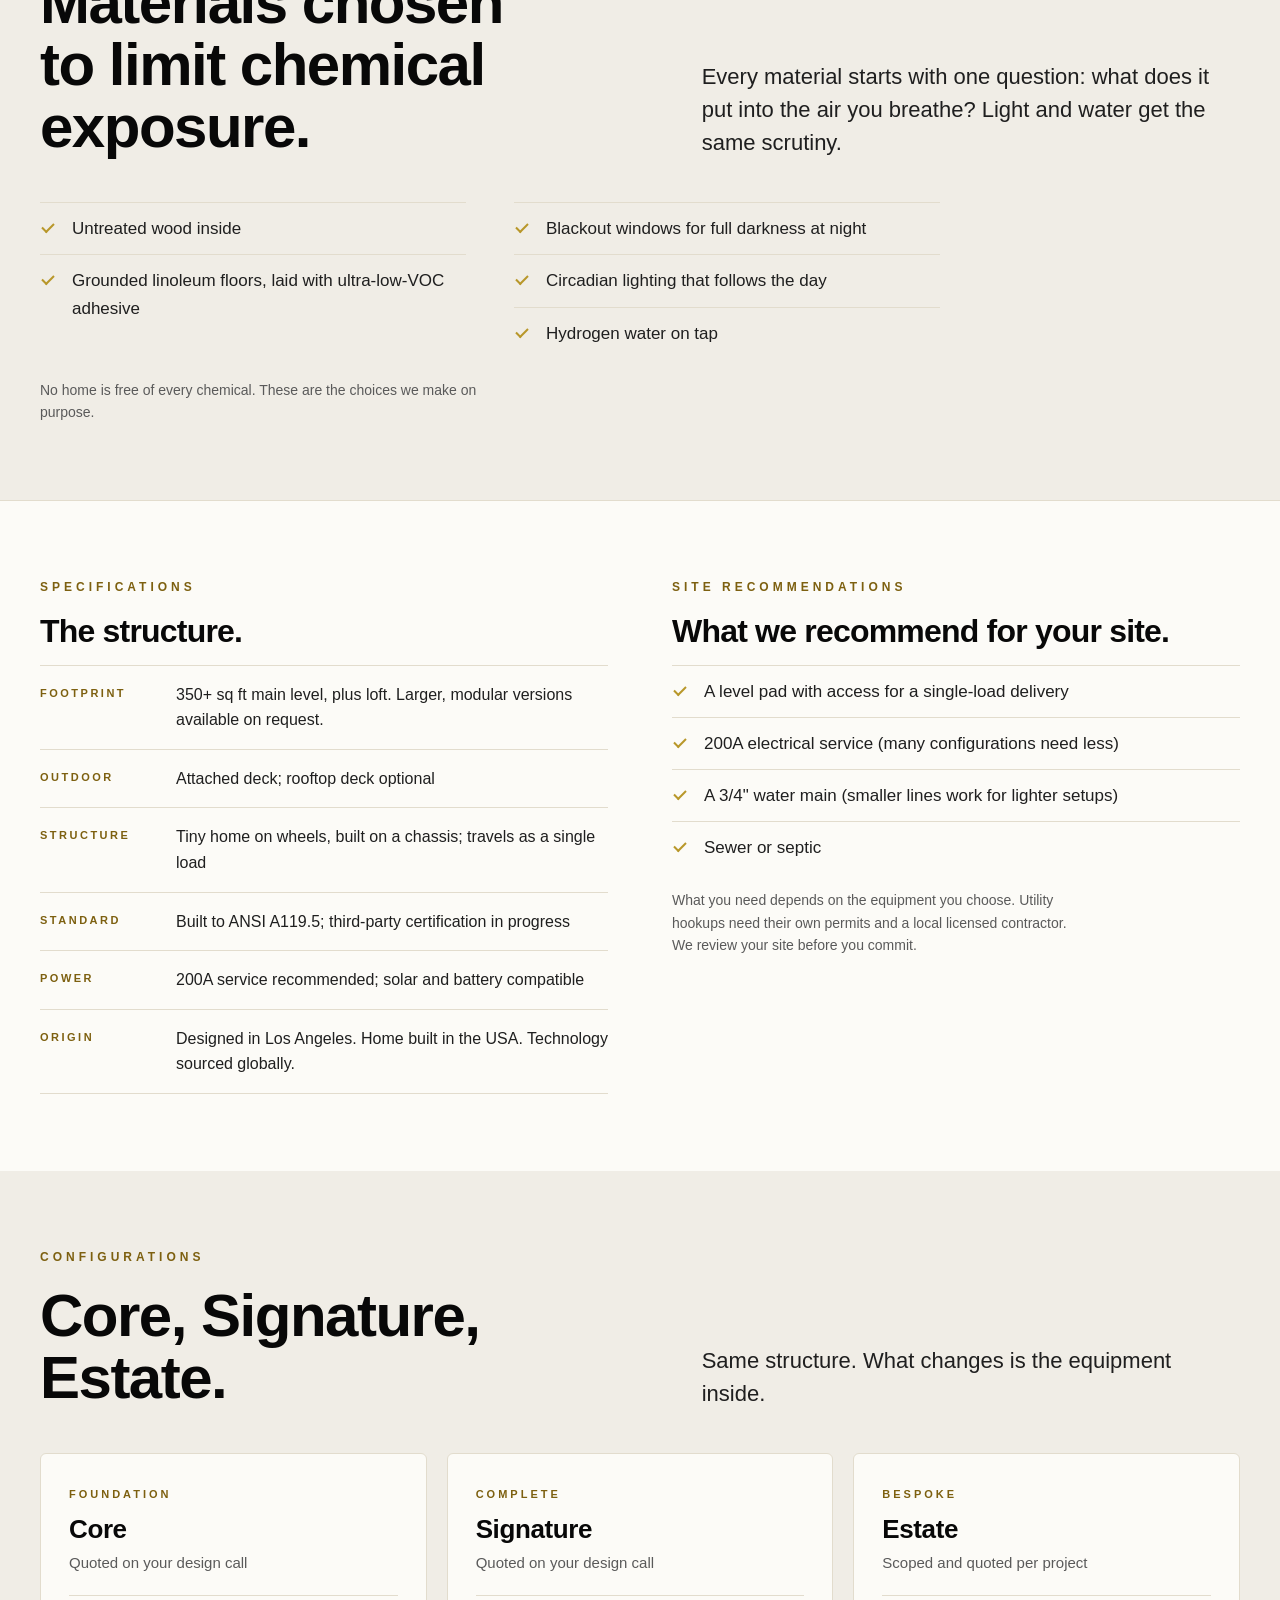
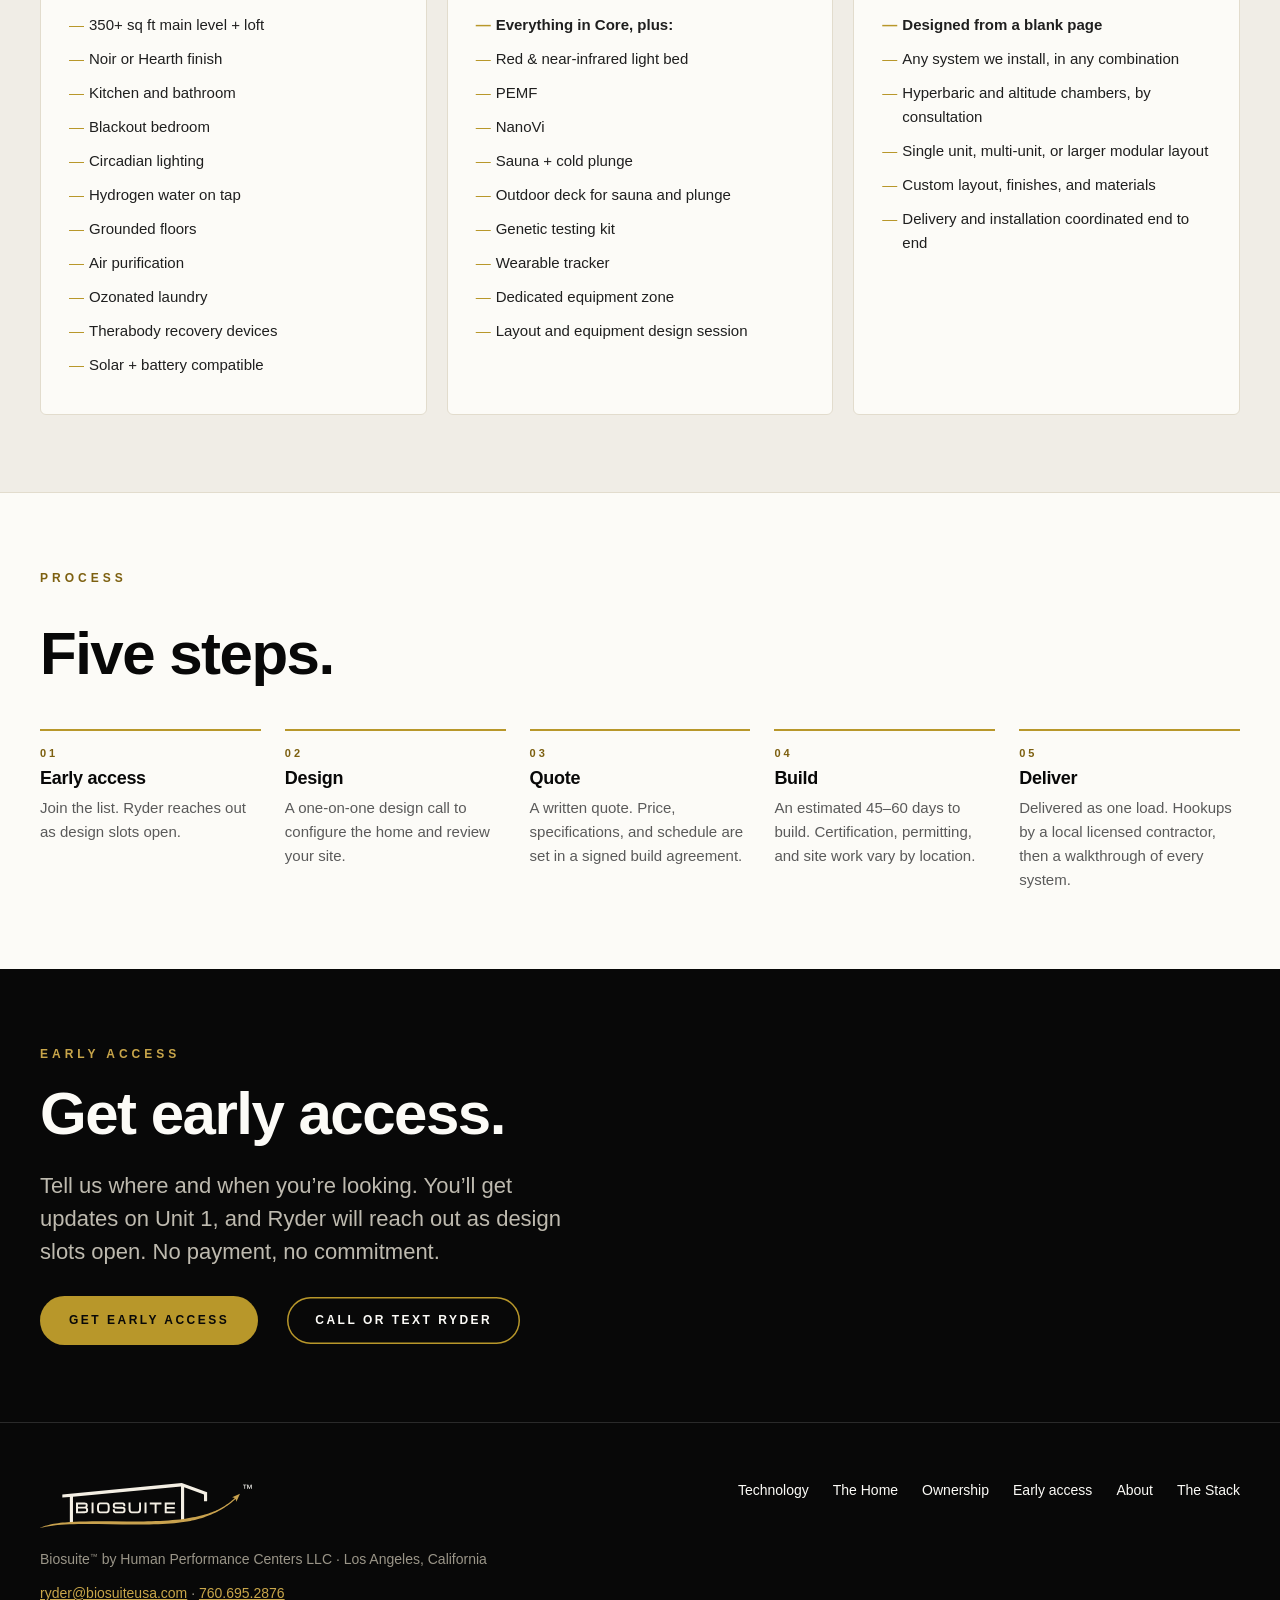
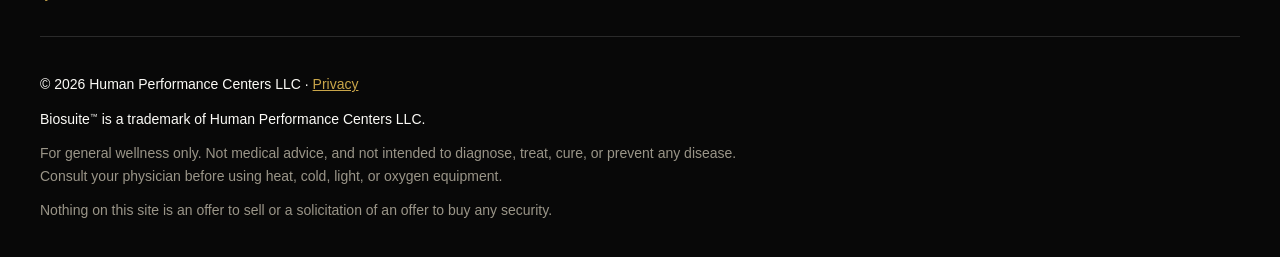
<file: home/index.html>
<!DOCTYPE html>
<html lang="en">
<head>
<meta charset="utf-8">
<meta name="viewport" content="width=device-width, initial-scale=1, viewport-fit=cover">
<title>The Home — Biosuite</title>
<meta name="description" content="Structure, finishes, specifications, site recommendations, configurations, and the five-step process.">
<meta property="og:title" content="The Home — Biosuite">
<meta property="og:description" content="Structure, finishes, specifications, site recommendations, configurations, and the five-step process.">
<meta property="og:type" content="website">
<meta property="og:url" content="https://biosuiteusa.com/home/">
<meta property="og:site_name" content="Biosuite">
<meta property="og:image" content="https://biosuiteusa.com/img/og-share.jpg">
<meta property="og:image:width" content="1200">
<meta property="og:image:height" content="630">
<meta property="og:image:alt" content="Rendering of a Biosuite home at dusk with a barrel sauna and plunge tub on the deck">
<meta name="twitter:card" content="summary_large_image">
<meta name="twitter:title" content="The Home — Biosuite">
<meta name="twitter:description" content="Structure, finishes, specifications, site recommendations, configurations, and the five-step process.">
<meta name="twitter:image" content="https://biosuiteusa.com/img/og-share.jpg">

<link rel="canonical" href="https://biosuiteusa.com/home/">
<link rel="icon" href="/favicon.ico" sizes="48x48">
<link rel="icon" type="image/svg+xml" href="/img/brand/biosuite-tile-gold-on-black.svg">
<link rel="apple-touch-icon" href="/apple-touch-icon.png">
<meta name="theme-color" content="#100E0C">
<link rel="stylesheet" href="/assets/site.css?v=2">
<script src="/assets/site.js" defer></script>
<noscript><style>.ph > img { opacity:1 }</style></noscript>
</head>
<body>
<a class="skip" href="#main">Skip to content</a>
<header class="site-header">
  <div class="wrap hdr">
    <a class="brand" href="/" aria-label="Biosuite home"><picture><source media="(max-width:359px)" srcset="/img/brand/biosuite-mark-two-tone-for-light.svg" width="96" height="21"><img src="/img/brand/biosuite-logo-two-tone-for-light.svg" width="180" height="40" alt=""></picture><sup class="tm tm-logo">™</sup></a>
    <nav class="nav" aria-label="Main"><a href="/technology/">Technology</a><a href="/home/" aria-current="page">The Home</a><a href="/ownership/">Ownership</a><a href="/about/">About</a></nav>
    <a class="phone" href="tel:+17606952876" aria-label="Call or text 760.695.2876"><span class="phone-label">Call or text</span>760.695.2876</a>
    <a class="btn btn-gold nav-reserve" href="/early-access/">Get early access</a>
    <button class="menu-btn" type="button" aria-expanded="false" aria-controls="menu" aria-label="Menu">
      <svg viewBox="0 0 24 24" fill="none" stroke="currentColor" stroke-width="1.8" aria-hidden="true"><path d="M3 7h18M3 12h18M3 17h18"/></svg>
    </button>
  </div>
  <nav id="menu" class="menu" aria-label="Mobile" hidden>
    <div class="wrap"><a href="/technology/">Technology</a><a href="/home/" aria-current="page">The Home</a><a href="/ownership/">Ownership</a><a href="/about/">About</a><a class="btn btn-gold" href="/early-access/">Get early access</a></div>
  </nav>
</header>
<main id="main">
<section class="page-hero">
  <div class="wrap">
    <div class="eyebrow">The Home</div>
    <h1>Scandinavian soul. California energy.</h1>
    <p class="sub">Warm wood, clean lines, open glass, and a deck for the sauna and plunge. Built on a chassis, delivered as one load.</p>
  </div>
</section>

<div class="wrap">
  <div class="pair">
    <figure style="flex-grow:1.9172"><img src="/img/interior-elysium.jpg" alt="Rendering of a wood-lined interior with an ARRC LED Elysium light bed, a digital strength trainer, and sliding glass doors onto trees" width="1737" height="906" srcset="/img/interior-elysium-800.jpg 800w, /img/interior-elysium.jpg 1737w" sizes="(min-width:900px) 50vw, 100vw" decoding="async"></figure>
    <figure style="flex-grow:1.4825"><img src="/img/interior-living.jpg" alt="Rendering of a wood-lined interior with a strength trainer, black kitchen, and stairs to a loft" width="1527" height="1030" srcset="/img/interior-living-800.jpg 800w, /img/interior-living.jpg 1527w" sizes="(min-width:900px) 50vw, 100vw" decoding="async"></figure>
  </div>
  <p class="caption">Rendering. Shown with optional deck, furnishings and equipment. Final home may differ.</p>
</div>

<section>
  <div class="wrap">
    <div class="head split">
      <div><div class="eyebrow">Finishes</div><h2>Noir or Hearth.</h2></div>
      <p class="sub">Both finishes priced the same. Every detail adjustable.</p>
    </div>
    <div class="finishes">
      <div class="finish noir">
        <div class="finish-body"><div class="cat">Finish 01 &middot; Dark modern</div><div class="finish-name">Noir</div><p>Dark vertical wood, matte black, stone, and bronze. Low light, low contrast.</p></div>
      </div>
      <div class="finish hearth">
        <div class="finish-body"><div class="cat">Finish 02 &middot; Warm cabin</div><div class="finish-name">Hearth</div><p>Pale pine and cedar, big daylight, natural textiles.</p></div>
      </div>
    </div>
  </div>
</section>

<section class="rule-top" id="materials">
  <div class="wrap">
    <div class="head split">
      <div><div class="eyebrow">Health by design</div><h2>Materials chosen to limit chemical exposure.</h2></div>
      <p class="sub">Every material starts with one question: what does it put into the air you breathe? Light and water get the same scrutiny.</p>
    </div>
    <ul class="check two-col">
      <li>Untreated wood inside</li>
      <li>Grounded linoleum floors, laid with ultra-low-VOC adhesive</li>
      <li>Blackout windows for full darkness at night</li>
      <li>Circadian lighting that follows the day</li>
      <li>Hydrogen water on tap</li>
    </ul>
    <p class="small muted" style="margin-top:20px;max-width:62ch">No home is free of every chemical. These are the choices we make on purpose.</p>
  </div>
</section>

<section class="paper rule-top">
  <div class="wrap">
    <div class="lists">
      <div>
        <div class="eyebrow">Specifications</div>
        <h2>The structure.</h2>
        <dl class="specs" style="grid-template-columns:1fr">
          <div class="spec"><dt>Footprint</dt><dd>350+ sq ft main level, plus loft. Larger, modular versions available on request.</dd></div>
          <div class="spec"><dt>Outdoor</dt><dd>Attached deck; rooftop deck optional</dd></div>
          <div class="spec"><dt>Structure</dt><dd>Tiny home on wheels, built on a chassis; travels as a single load</dd></div>
          <div class="spec"><dt>Standard</dt><dd>Built to ANSI A119.5; third-party certification in progress</dd></div>
          <div class="spec"><dt>Power</dt><dd>200A service recommended; solar and battery compatible</dd></div>
          <div class="spec"><dt>Origin</dt><dd>Designed in Los Angeles. Home built in the USA. Technology sourced globally.</dd></div>
        </dl>
      </div>
      <div>
        <div class="eyebrow">Site recommendations</div>
        <h2>What we recommend for your site.</h2>
        <ul class="check">
          <li>A level pad with access for a single-load delivery</li>
          <li>200A electrical service (many configurations need less)</li>
          <li>A 3/4" water main (smaller lines work for lighter setups)</li>
          <li>Sewer or septic</li>
        </ul>
        <p class="small muted" style="margin-top:16px;max-width:52ch">What you need depends on the equipment you choose. Utility hookups need their own permits and a local licensed contractor. We review your site before you commit.</p>
      </div>
    </div>
  </div>
</section>

<section id="configurations">
  <div class="wrap">
    <div class="head split">
      <div><div class="eyebrow">Configurations</div><h2>Core, Signature, Estate.</h2></div>
      <p class="sub">Same structure. What changes is the equipment inside.</p>
    </div>
    <div class="tiers">
      <div class="tier">
        <div class="cat">Foundation</div><h3>Core</h3><p class="price">Quoted on your design call</p>
        <ul>
          <li>350+ sq ft main level + loft</li><li>Noir or Hearth finish</li><li>Kitchen and bathroom</li>
          <li>Blackout bedroom</li><li>Circadian lighting</li><li>Hydrogen water on tap</li>
          <li>Grounded floors</li><li>Air purification</li><li>Ozonated laundry</li>
          <li>Therabody recovery devices</li><li>Solar + battery compatible</li>
        </ul>
      </div>
      <div class="tier">
        <div class="cat">Complete</div><h3>Signature</h3><p class="price">Quoted on your design call</p>
        <ul>
          <li class="grp">Everything in Core, plus:</li>
          <li>Red &amp; near-infrared light bed</li><li>PEMF</li><li>NanoVi</li><li>Sauna + cold plunge</li>
          <li>Outdoor deck for sauna and plunge</li><li>Genetic testing kit</li><li>Wearable tracker</li>
          <li>Dedicated equipment zone</li><li>Layout and equipment design session</li>
        </ul>
      </div>
      <div class="tier">
        <div class="cat">Bespoke</div><h3>Estate</h3><p class="price">Scoped and quoted per project</p>
        <ul>
          <li class="grp">Designed from a blank page</li>
          <li>Any system we install, in any combination</li><li>Hyperbaric and altitude chambers, by consultation</li>
          <li>Single unit, multi-unit, or larger modular layout</li><li>Custom layout, finishes, and materials</li>
          <li>Delivery and installation coordinated end to end</li>
        </ul>
      </div>
    </div>
  </div>
</section>

<section class="paper rule-top">
  <div class="wrap">
    <div class="head"><div class="eyebrow">Process</div><h2>Five steps.</h2></div>
    <ol class="steps">
      <li><div class="n">01</div><h3>Early access</h3><p>Join the list. Ryder reaches out as design slots open.</p></li>
      <li><div class="n">02</div><h3>Design</h3><p>A one-on-one design call to configure the home and review your site.</p></li>
      <li><div class="n">03</div><h3>Quote</h3><p>A written quote. Price, specifications, and schedule are set in a signed build agreement.</p></li>
      <li><div class="n">04</div><h3>Build</h3><p>An estimated 45&ndash;60 days to build. Certification, permitting, and site work vary by location.</p></li>
      <li><div class="n">05</div><h3>Deliver</h3><p>Delivered as one load. Hookups by a local licensed contractor, then a walkthrough of every system.</p></li>
    </ol>
  </div>
</section>

<section class="dark band">
  <div class="wrap">
    <div class="eyebrow">Early access</div>
    <h2>Get early access.</h2>
    <p class="sub">Tell us where and when you&rsquo;re looking. You&rsquo;ll get updates on Unit 1, and Ryder will reach out as design slots open. No payment, no commitment.</p>
    <div class="cta"><a class="btn btn-gold" href="/early-access/">Get early access</a><a class="btn btn-line" href="tel:+17606952876">Call or text Ryder</a></div>
  </div>
</section>
</main>
<footer class="site-footer">
  <div class="wrap">
    <div class="foot-top">
      <div>
        <a class="foot-brand" href="/" aria-label="Biosuite home"><img src="/img/brand/biosuite-logo-two-tone-for-dark.svg" width="200" height="45" alt=""><sup class="tm tm-logo">™</sup></a>
        <p>Biosuite<sup class="tm">™</sup> by Human Performance Centers LLC &middot; Los Angeles, California</p>
        <p><a href="mailto:ryder@biosuiteusa.com">ryder@biosuiteusa.com</a> &middot; <a href="tel:+17606952876">760.695.2876</a></p>
      </div>
      <nav class="foot-nav" aria-label="Footer">
        <a href="/technology/">Technology</a><a href="/home/">The Home</a><a href="/ownership/">Ownership</a><a href="/early-access/">Early access</a><a href="/about/">About</a><a href="/store/">The Stack</a>
      </nav>
    </div>
    <div class="foot-legal">
      <p class="copyright">&copy; 2026 Human Performance Centers LLC &middot; <a href="/privacy/">Privacy</a></p>
      <p class="copyright">Biosuite<sup class="tm">™</sup> is a trademark of Human Performance Centers LLC.</p>
      <p>For general wellness only. Not medical advice, and not intended to diagnose, treat, cure, or prevent any disease. Consult your physician before using heat, cold, light, or oxygen equipment.</p>
      <p>Nothing on this site is an offer to sell or a solicitation of an offer to buy any security.</p>
    </div>
  </div>
</footer>
</body>
</html>
</file>
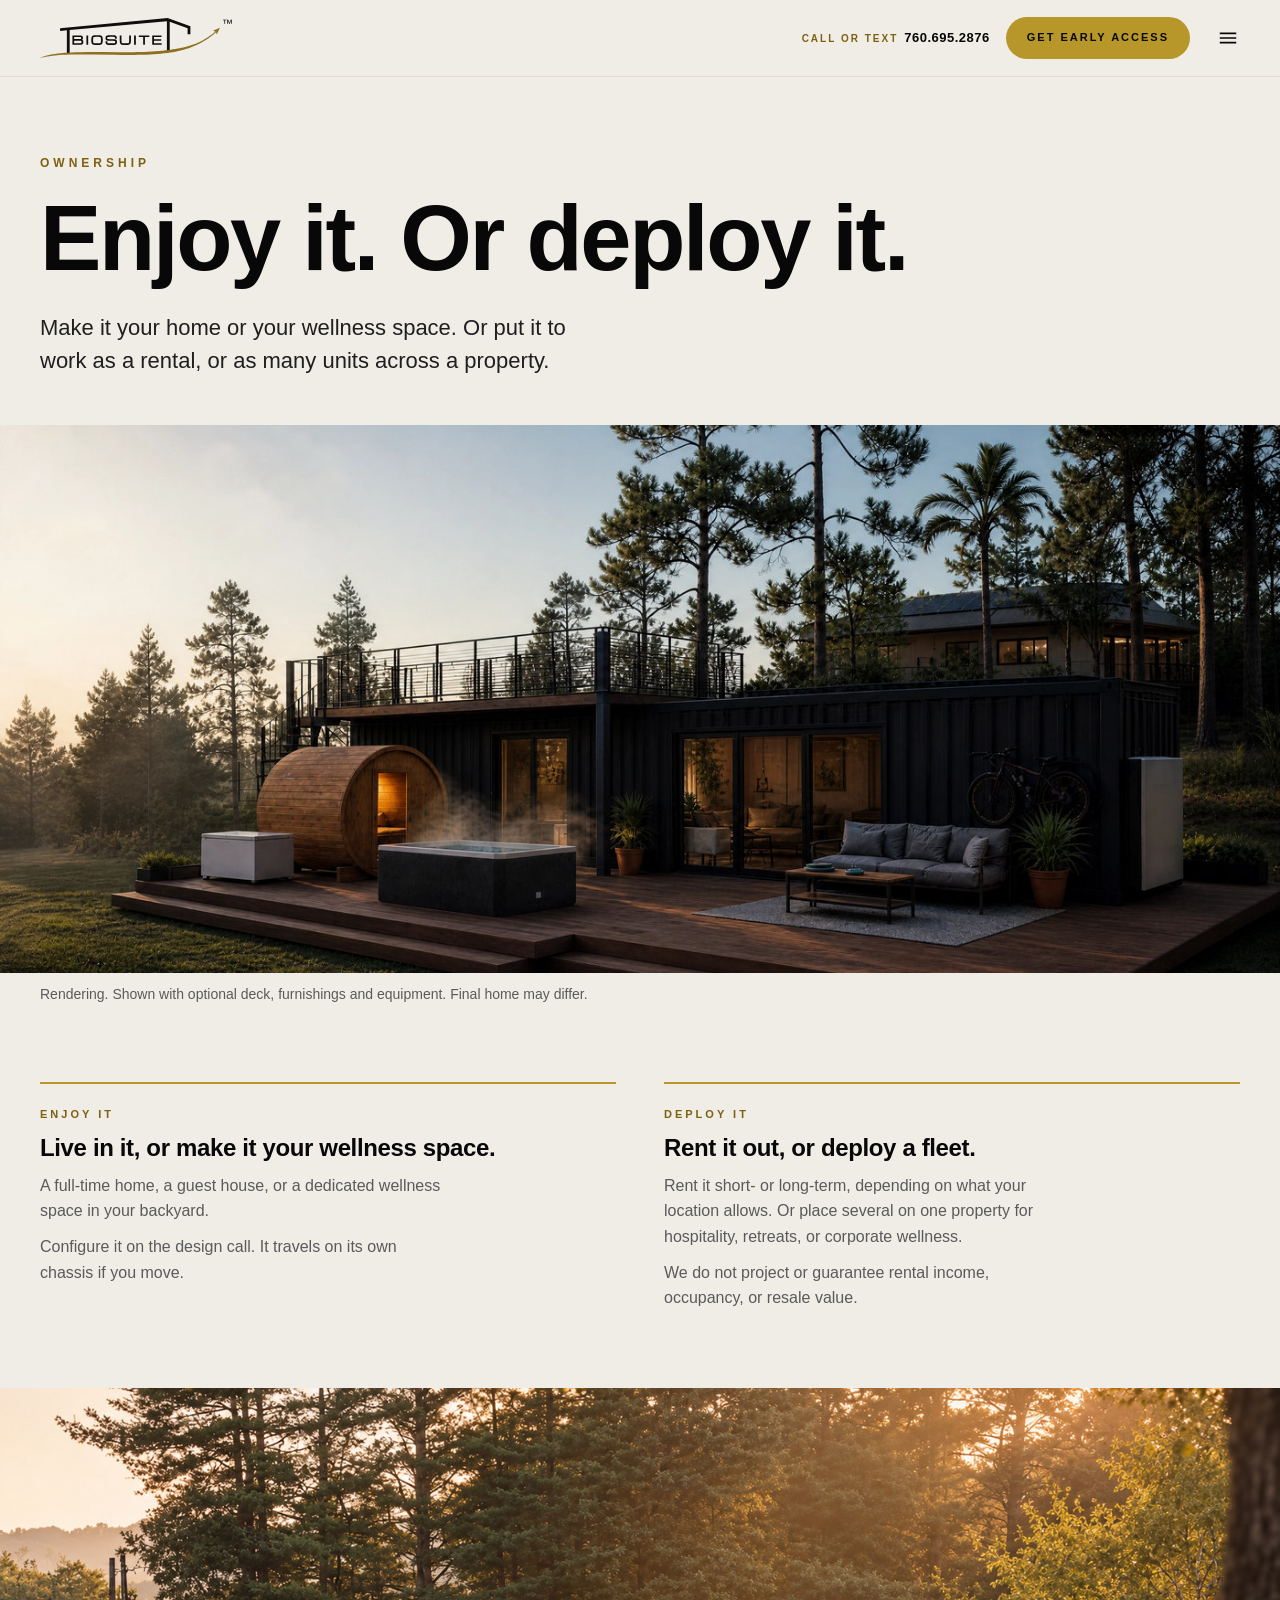
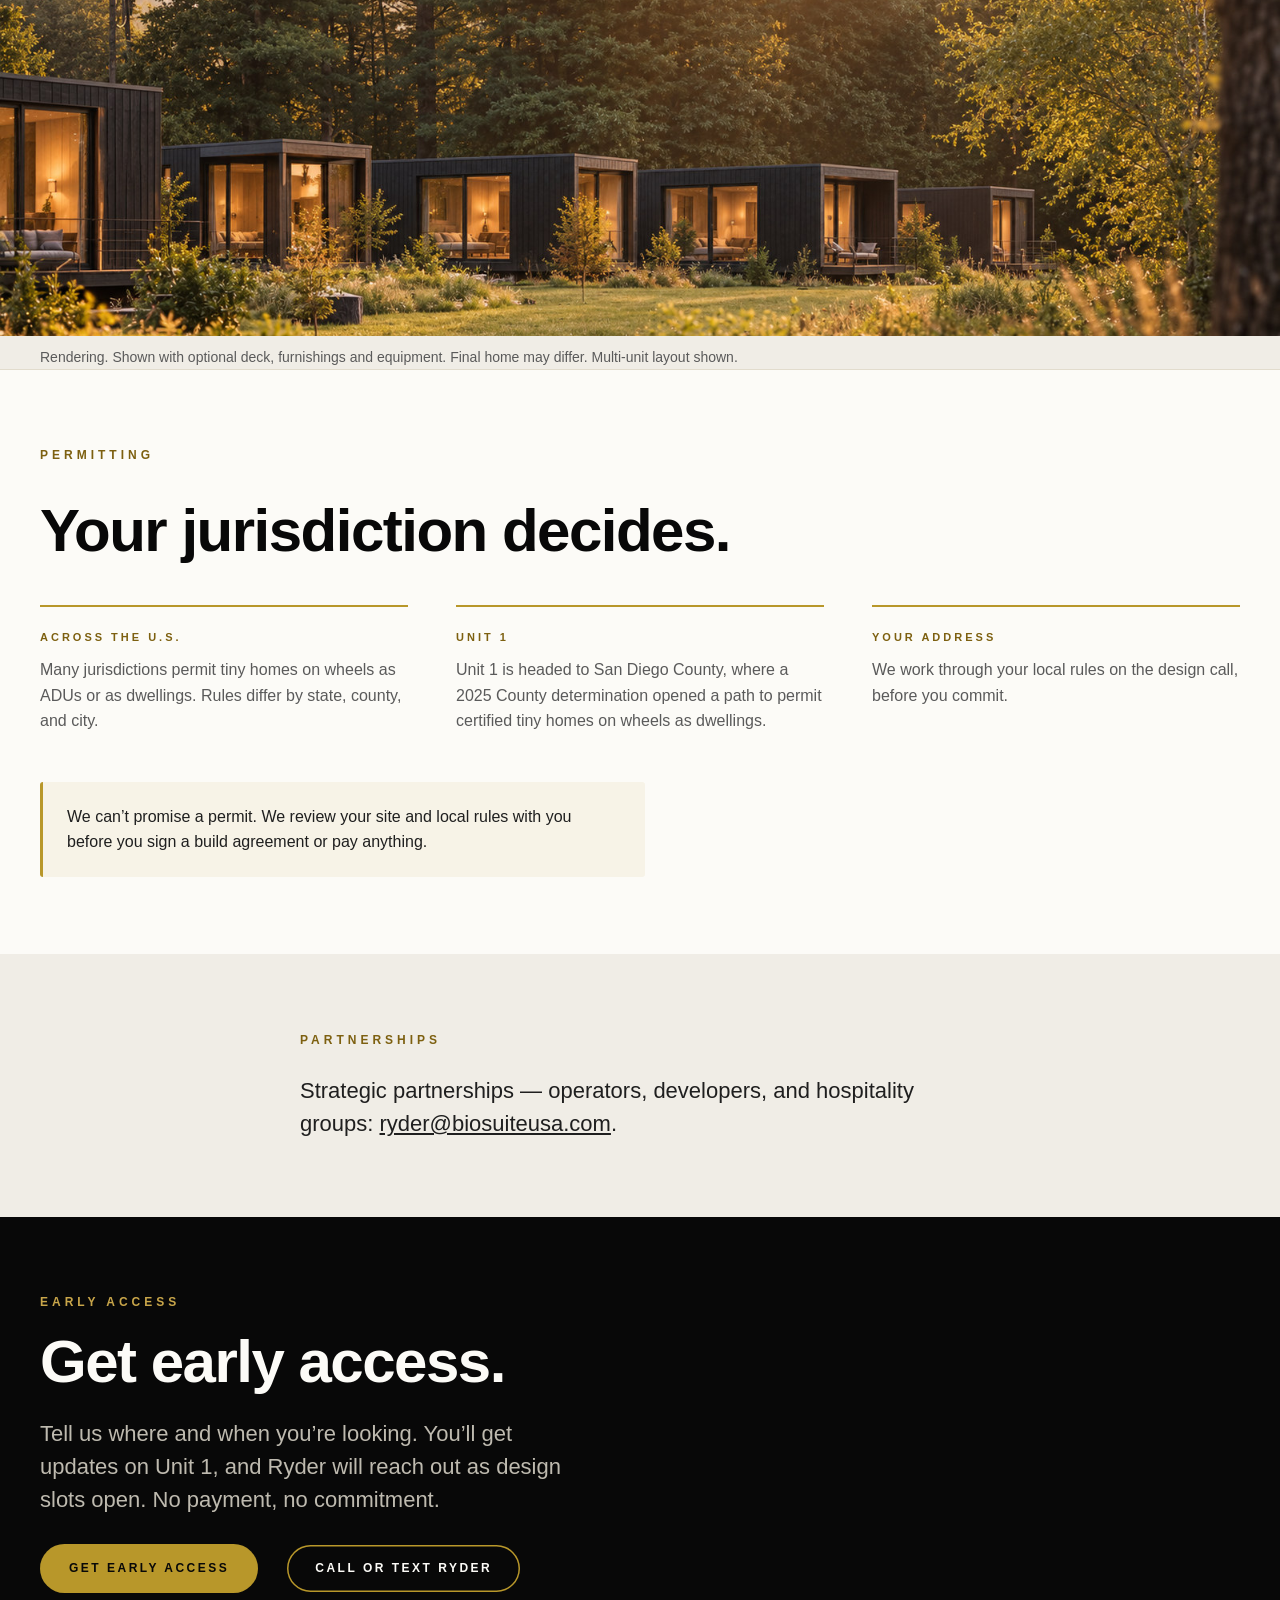
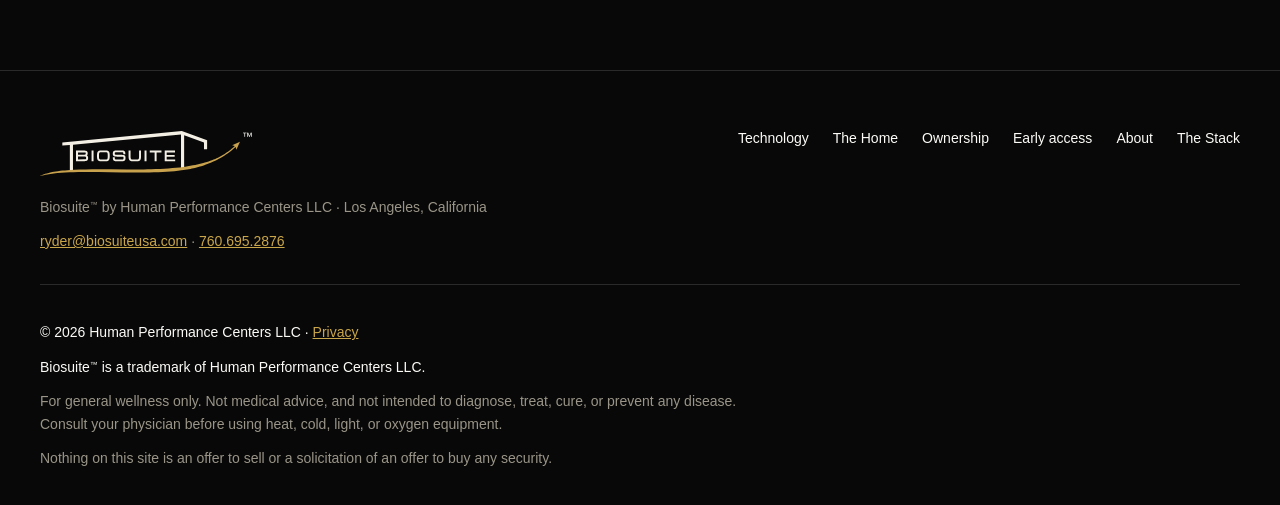
<file: ownership/index.html>
<!DOCTYPE html>
<html lang="en">
<head>
<meta charset="utf-8">
<meta name="viewport" content="width=device-width, initial-scale=1, viewport-fit=cover">
<title>Ownership — Biosuite</title>
<meta name="description" content="Enjoy it as your home or wellness space, or deploy it as a rental or a group of units. How permitting works.">
<meta property="og:title" content="Ownership — Biosuite">
<meta property="og:description" content="Enjoy it as your home or wellness space, or deploy it as a rental or a group of units. How permitting works.">
<meta property="og:type" content="website">
<meta property="og:url" content="https://biosuiteusa.com/ownership/">
<meta property="og:site_name" content="Biosuite">
<meta property="og:image" content="https://biosuiteusa.com/img/og-share.jpg">
<meta property="og:image:width" content="1200">
<meta property="og:image:height" content="630">
<meta property="og:image:alt" content="Rendering of a Biosuite home at dusk with a barrel sauna and plunge tub on the deck">
<meta name="twitter:card" content="summary_large_image">
<meta name="twitter:title" content="Ownership — Biosuite">
<meta name="twitter:description" content="Enjoy it as your home or wellness space, or deploy it as a rental or a group of units. How permitting works.">
<meta name="twitter:image" content="https://biosuiteusa.com/img/og-share.jpg">

<link rel="canonical" href="https://biosuiteusa.com/ownership/">
<link rel="icon" href="/favicon.ico" sizes="48x48">
<link rel="icon" type="image/svg+xml" href="/img/brand/biosuite-tile-gold-on-black.svg">
<link rel="apple-touch-icon" href="/apple-touch-icon.png">
<meta name="theme-color" content="#100E0C">
<link rel="stylesheet" href="/assets/site.css?v=2">
<script src="/assets/site.js" defer></script>
<noscript><style>.ph > img { opacity:1 }</style></noscript>
</head>
<body>
<a class="skip" href="#main">Skip to content</a>
<header class="site-header">
  <div class="wrap hdr">
    <a class="brand" href="/" aria-label="Biosuite home"><picture><source media="(max-width:359px)" srcset="/img/brand/biosuite-mark-two-tone-for-light.svg" width="96" height="21"><img src="/img/brand/biosuite-logo-two-tone-for-light.svg" width="180" height="40" alt=""></picture><sup class="tm tm-logo">™</sup></a>
    <nav class="nav" aria-label="Main"><a href="/technology/">Technology</a><a href="/home/">The Home</a><a href="/ownership/" aria-current="page">Ownership</a><a href="/about/">About</a></nav>
    <a class="phone" href="tel:+17606952876" aria-label="Call or text 760.695.2876"><span class="phone-label">Call or text</span>760.695.2876</a>
    <a class="btn btn-gold nav-reserve" href="/early-access/">Get early access</a>
    <button class="menu-btn" type="button" aria-expanded="false" aria-controls="menu" aria-label="Menu">
      <svg viewBox="0 0 24 24" fill="none" stroke="currentColor" stroke-width="1.8" aria-hidden="true"><path d="M3 7h18M3 12h18M3 17h18"/></svg>
    </button>
  </div>
  <nav id="menu" class="menu" aria-label="Mobile" hidden>
    <div class="wrap"><a href="/technology/">Technology</a><a href="/home/">The Home</a><a href="/ownership/" aria-current="page">Ownership</a><a href="/about/">About</a><a class="btn btn-gold" href="/early-access/">Get early access</a></div>
  </nav>
</header>
<main id="main">
<section class="page-hero">
  <div class="wrap">
    <div class="eyebrow">Ownership</div>
    <h1>Enjoy it. Or deploy it.</h1>
    <p class="sub">Make it your home or your wellness space. Or put it to work as a rental, or as many units across a property.</p>
  </div>
</section>

<div class="photo-band">
  <img src="/img/hero-deck-2560.jpg" alt="Rendering of a dark-clad Biosuite home at dusk with a barrel sauna, plunge tub, deck, and rooftop deck" width="2560" height="1440" srcset="/img/hero-deck-800.jpg 800w, /img/hero-deck-1400.jpg 1400w, /img/hero-deck-2000.jpg 2000w, /img/hero-deck-2560.jpg 2560w" sizes="100vw" decoding="async">
  <div class="wrap"><p class="caption">Rendering. Shown with optional deck, furnishings and equipment. Final home may differ.</p></div>
</div>

<section>
  <div class="wrap">
    <div class="cols two">
      <div class="col">
        <div class="cat">Enjoy it</div><h3>Live in it, or make it your wellness space.</h3>
        <p>A full-time home, a guest house, or a dedicated wellness space in your backyard.</p>
        <p>Configure it on the design call. It travels on its own chassis if you move.</p>
      </div>
      <div class="col">
        <div class="cat">Deploy it</div><h3>Rent it out, or deploy a fleet.</h3>
        <p>Rent it short- or long-term, depending on what your location allows. Or place several on one property for hospitality, retreats, or corporate wellness.</p>
        <p>We do not project or guarantee rental income, occupancy, or resale value.</p>
      </div>
    </div>
  </div>
</section>

<div class="photo-band">
  <span class="ph" style="--lqip:url([data-uri]);--pos:center"><img src="/deploy-campus.jpg" alt="Rendering of several Biosuite homes in a forest clearing at golden hour" width="1600" height="881" srcset="/img/deploy-campus-800.jpg 800w, /img/deploy-campus-1200.jpg 1200w, /deploy-campus.jpg 1600w" sizes="100vw" loading="lazy" decoding="async"></span>
  <div class="wrap"><p class="caption">Rendering. Shown with optional deck, furnishings and equipment. Final home may differ. Multi-unit layout shown.</p></div>
</div>

<section class="paper rule-top">
  <div class="wrap">
    <div class="head"><div class="eyebrow">Permitting</div><h2>Your jurisdiction decides.</h2></div>
    <div class="cols">
      <div class="col"><div class="cat">Across the U.S.</div>
        <p>Many jurisdictions permit tiny homes on wheels as ADUs or as dwellings. Rules differ by state, county, and city.</p></div>
      <div class="col"><div class="cat">Unit 1</div>
        <p>Unit 1 is headed to San Diego County, where a 2025 County determination opened a path to permit certified tiny homes on wheels as dwellings.</p></div>
      <div class="col"><div class="cat">Your address</div>
        <p>We work through your local rules on the design call, before you commit.</p></div>
    </div>
    <p class="note" style="margin-top:48px">We can&rsquo;t promise a permit. We review your site and local rules with you before you sign a build agreement or pay anything.</p>
  </div>
</section>

<section>
  <div class="wrap narrow">
    <div class="eyebrow">Partnerships</div>
    <p class="sub" style="max-width:none">Strategic partnerships &mdash; operators, developers, and hospitality groups: <a href="mailto:ryder@biosuiteusa.com?subject=Biosuite%20partnership">ryder@biosuiteusa.com</a>.</p>
  </div>
</section>

<section class="dark band">
  <div class="wrap">
    <div class="eyebrow">Early access</div>
    <h2>Get early access.</h2>
    <p class="sub">Tell us where and when you&rsquo;re looking. You&rsquo;ll get updates on Unit 1, and Ryder will reach out as design slots open. No payment, no commitment.</p>
    <div class="cta"><a class="btn btn-gold" href="/early-access/">Get early access</a><a class="btn btn-line" href="tel:+17606952876">Call or text Ryder</a></div>
  </div>
</section>
</main>
<footer class="site-footer">
  <div class="wrap">
    <div class="foot-top">
      <div>
        <a class="foot-brand" href="/" aria-label="Biosuite home"><img src="/img/brand/biosuite-logo-two-tone-for-dark.svg" width="200" height="45" alt=""><sup class="tm tm-logo">™</sup></a>
        <p>Biosuite<sup class="tm">™</sup> by Human Performance Centers LLC &middot; Los Angeles, California</p>
        <p><a href="mailto:ryder@biosuiteusa.com">ryder@biosuiteusa.com</a> &middot; <a href="tel:+17606952876">760.695.2876</a></p>
      </div>
      <nav class="foot-nav" aria-label="Footer">
        <a href="/technology/">Technology</a><a href="/home/">The Home</a><a href="/ownership/">Ownership</a><a href="/early-access/">Early access</a><a href="/about/">About</a><a href="/store/">The Stack</a>
      </nav>
    </div>
    <div class="foot-legal">
      <p class="copyright">&copy; 2026 Human Performance Centers LLC &middot; <a href="/privacy/">Privacy</a></p>
      <p class="copyright">Biosuite<sup class="tm">™</sup> is a trademark of Human Performance Centers LLC.</p>
      <p>For general wellness only. Not medical advice, and not intended to diagnose, treat, cure, or prevent any disease. Consult your physician before using heat, cold, light, or oxygen equipment.</p>
      <p>Nothing on this site is an offer to sell or a solicitation of an offer to buy any security.</p>
    </div>
  </div>
</footer>
</body>
</html>
</file>
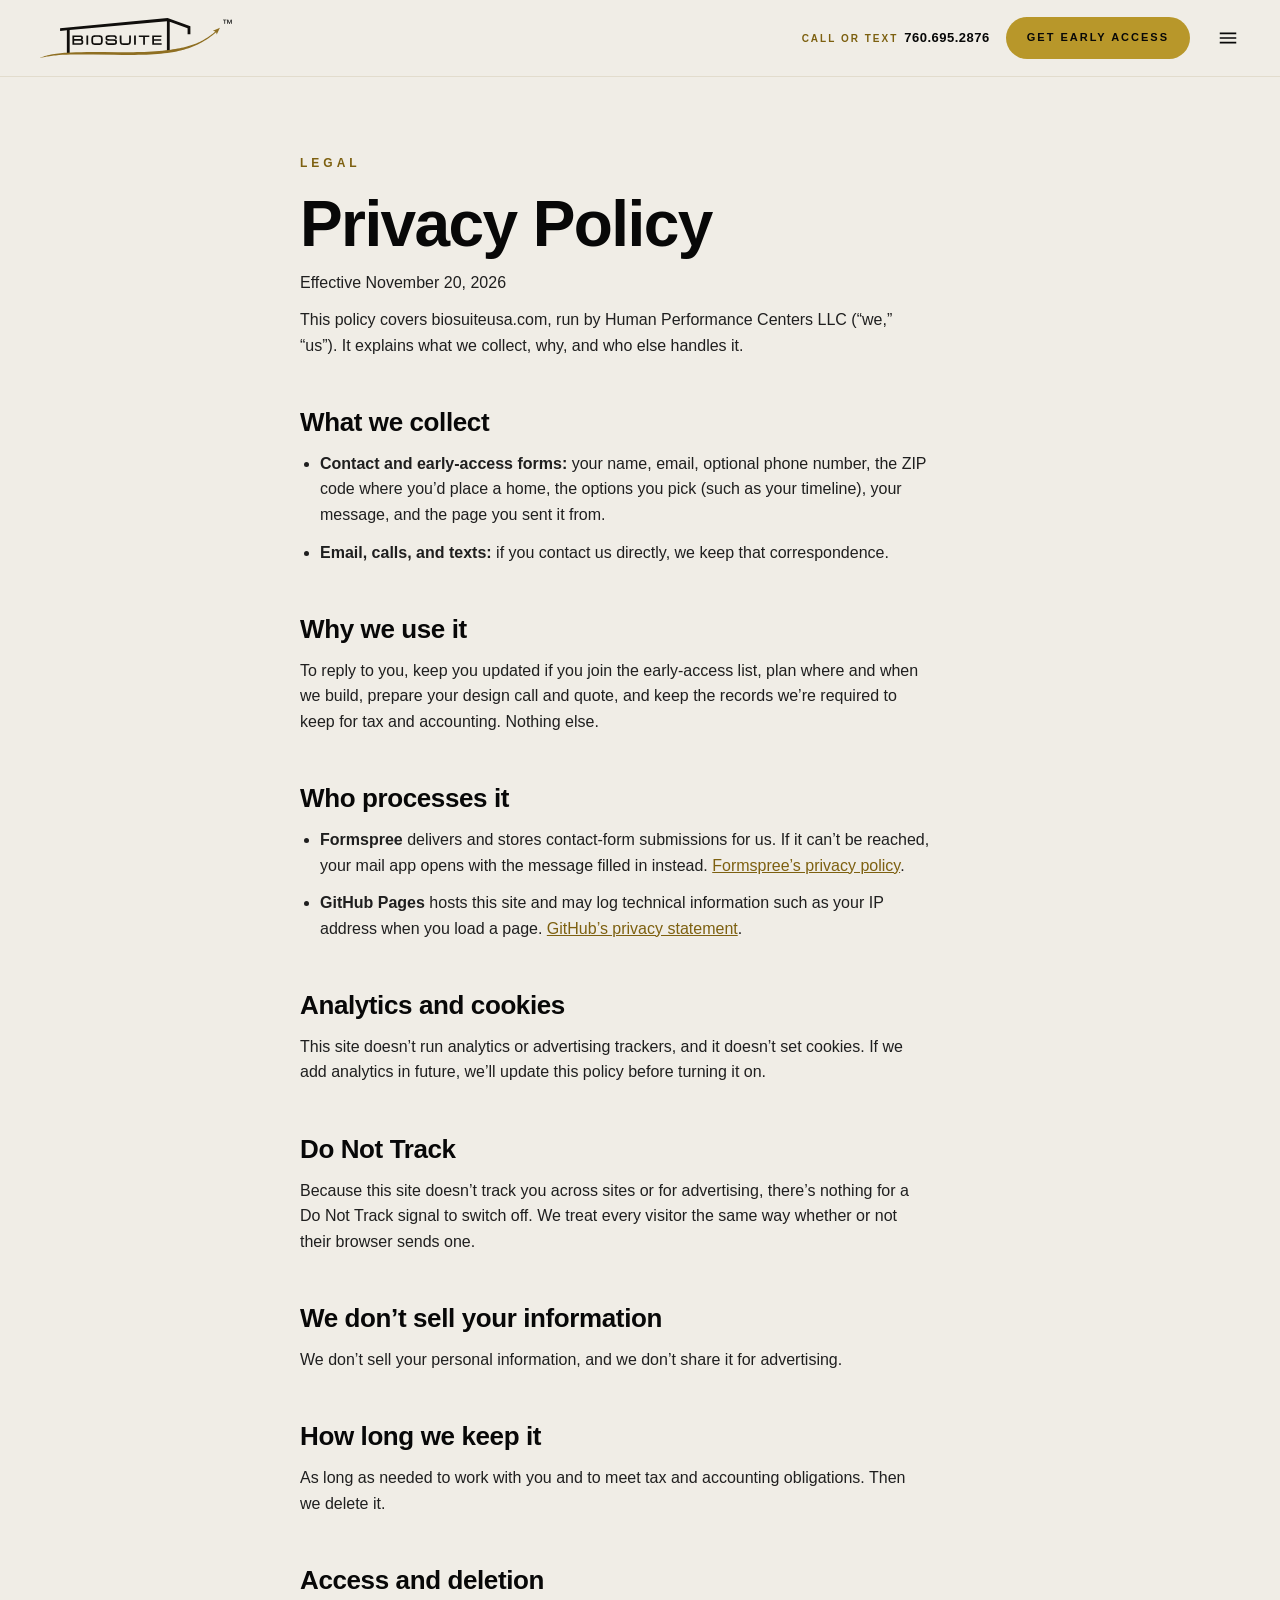
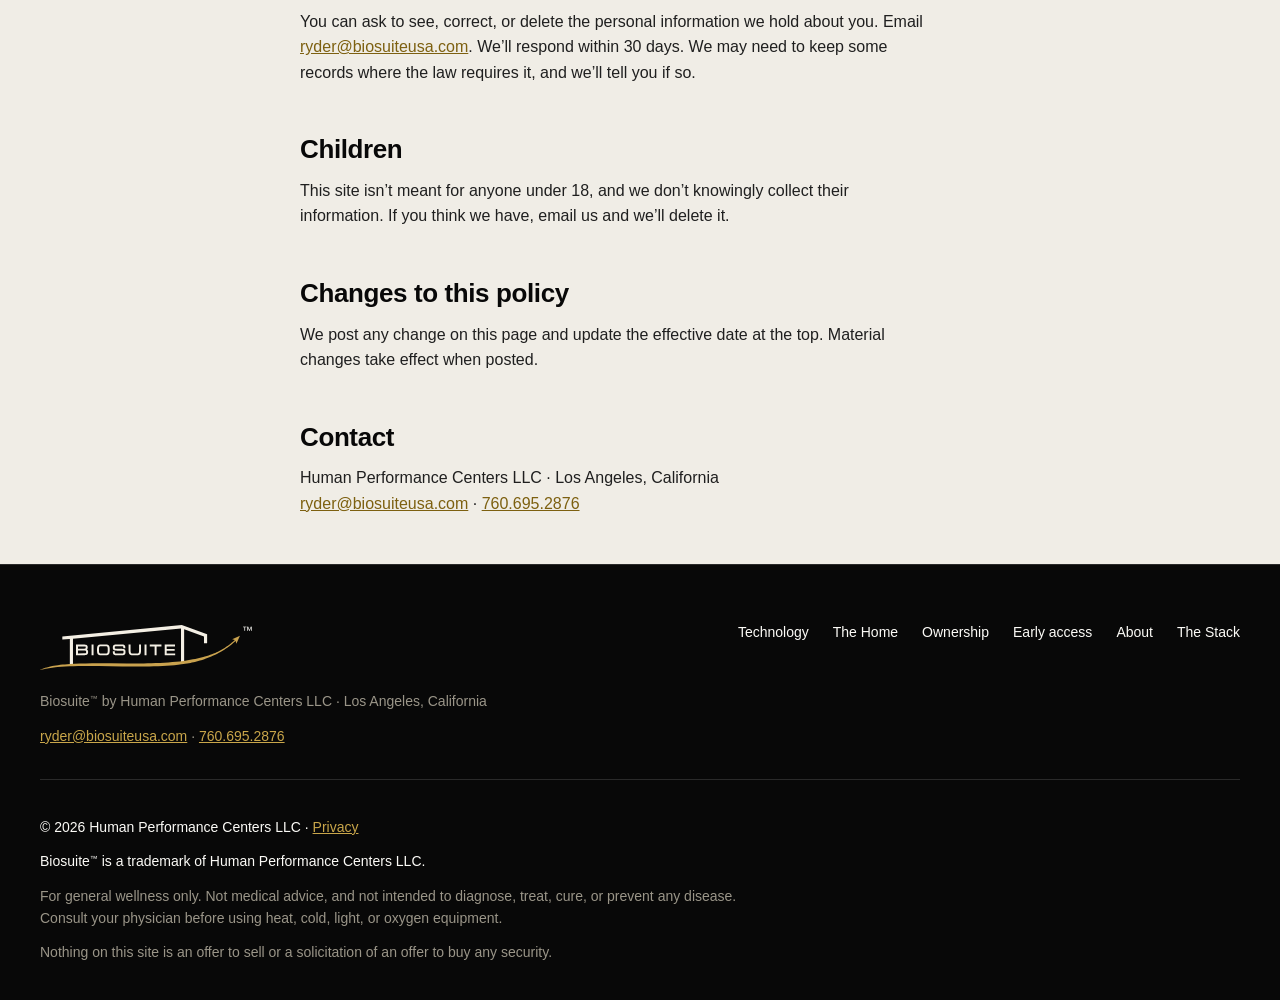
<file: privacy/index.html>
<!DOCTYPE html>
<html lang="en">
<head>
<meta charset="utf-8">
<meta name="viewport" content="width=device-width, initial-scale=1, viewport-fit=cover">
<title>Privacy Policy — Biosuite</title>
<meta name="description" content="What biosuiteusa.com collects through its contact and early-access forms, and how it's used.">
<meta property="og:title" content="Privacy Policy — Biosuite">
<meta property="og:description" content="What biosuiteusa.com collects through its contact and early-access forms, and how it's used.">
<meta property="og:type" content="website">
<meta property="og:url" content="https://biosuiteusa.com/privacy/">
<meta property="og:site_name" content="Biosuite">
<meta property="og:image" content="https://biosuiteusa.com/img/og-share.jpg">
<meta property="og:image:width" content="1200">
<meta property="og:image:height" content="630">
<meta property="og:image:alt" content="Rendering of a Biosuite home at dusk with a barrel sauna and plunge tub on the deck">
<meta name="twitter:card" content="summary_large_image">
<meta name="twitter:title" content="Privacy Policy — Biosuite">
<meta name="twitter:description" content="What biosuiteusa.com collects through its contact and early-access forms, and how it's used.">
<meta name="twitter:image" content="https://biosuiteusa.com/img/og-share.jpg">

<link rel="canonical" href="https://biosuiteusa.com/privacy/">
<link rel="icon" href="/favicon.ico" sizes="48x48">
<link rel="icon" type="image/svg+xml" href="/img/brand/biosuite-tile-gold-on-black.svg">
<link rel="apple-touch-icon" href="/apple-touch-icon.png">
<meta name="theme-color" content="#100E0C">
<link rel="stylesheet" href="/assets/site.css?v=2">
<script src="/assets/site.js" defer></script>
<noscript><style>.ph > img { opacity:1 }</style></noscript>
</head>
<body>
<a class="skip" href="#main">Skip to content</a>
<header class="site-header">
  <div class="wrap hdr">
    <a class="brand" href="/" aria-label="Biosuite home"><picture><source media="(max-width:359px)" srcset="/img/brand/biosuite-mark-two-tone-for-light.svg" width="96" height="21"><img src="/img/brand/biosuite-logo-two-tone-for-light.svg" width="180" height="40" alt=""></picture><sup class="tm tm-logo">™</sup></a>
    <nav class="nav" aria-label="Main"><a href="/technology/">Technology</a><a href="/home/">The Home</a><a href="/ownership/">Ownership</a><a href="/about/">About</a></nav>
    <a class="phone" href="tel:+17606952876" aria-label="Call or text 760.695.2876"><span class="phone-label">Call or text</span>760.695.2876</a>
    <a class="btn btn-gold nav-reserve" href="/early-access/">Get early access</a>
    <button class="menu-btn" type="button" aria-expanded="false" aria-controls="menu" aria-label="Menu">
      <svg viewBox="0 0 24 24" fill="none" stroke="currentColor" stroke-width="1.8" aria-hidden="true"><path d="M3 7h18M3 12h18M3 17h18"/></svg>
    </button>
  </div>
  <nav id="menu" class="menu" aria-label="Mobile" hidden>
    <div class="wrap"><a href="/technology/">Technology</a><a href="/home/">The Home</a><a href="/ownership/">Ownership</a><a href="/about/">About</a><a class="btn btn-gold" href="/early-access/">Get early access</a></div>
  </nav>
</header>
<main id="main">
<section class="page-hero">
  <div class="wrap legal">
    <div class="eyebrow">Legal</div>
    <h1 style="font-size:clamp(36px,5vw,64px)">Privacy Policy</h1>
    <p class="updated">Effective November 20, 2026</p>
    <p>This policy covers biosuiteusa.com, run by Human Performance Centers LLC (&ldquo;we,&rdquo; &ldquo;us&rdquo;). It explains what we collect, why, and who else handles it.</p>

    <h2>What we collect</h2>
    <ul>
      <li><strong>Contact and early-access forms:</strong> your name, email, optional phone number, the ZIP code where you&rsquo;d place a home, the options you pick (such as your timeline), your message, and the page you sent it from.</li>
      <li><strong>Email, calls, and texts:</strong> if you contact us directly, we keep that correspondence.</li>
    </ul>

    <h2>Why we use it</h2>
    <p>To reply to you, keep you updated if you join the early-access list, plan where and when we build, prepare your design call and quote, and keep the records we&rsquo;re required to keep for tax and accounting. Nothing else.</p>

    <h2>Who processes it</h2>
    <ul>
      <li><strong>Formspree</strong> delivers and stores contact-form submissions for us. If it can&rsquo;t be reached, your mail app opens with the message filled in instead. <a href="https://formspree.io/legal/privacy-policy/" rel="noopener">Formspree&rsquo;s privacy policy</a>.</li>
      <li><strong>GitHub Pages</strong> hosts this site and may log technical information such as your IP address when you load a page. <a href="https://docs.github.com/en/site-policy/privacy-policies/github-general-privacy-statement" rel="noopener">GitHub&rsquo;s privacy statement</a>.</li>
    </ul>

    <h2>Analytics and cookies</h2>
    <p>This site doesn&rsquo;t run analytics or advertising trackers, and it doesn&rsquo;t set cookies. If we add analytics in future, we&rsquo;ll update this policy before turning it on.</p>

    <h2>Do Not Track</h2>
    <p>Because this site doesn&rsquo;t track you across sites or for advertising, there&rsquo;s nothing for a Do Not Track signal to switch off. We treat every visitor the same way whether or not their browser sends one.</p>

    <h2>We don&rsquo;t sell your information</h2>
    <p>We don&rsquo;t sell your personal information, and we don&rsquo;t share it for advertising.</p>

    <h2>How long we keep it</h2>
    <p>As long as needed to work with you and to meet tax and accounting obligations. Then we delete it.</p>

    <h2>Access and deletion</h2>
    <p>You can ask to see, correct, or delete the personal information we hold about you. Email <a href="mailto:ryder@biosuiteusa.com?subject=Privacy%20request">ryder@biosuiteusa.com</a>. We&rsquo;ll respond within 30 days. We may need to keep some records where the law requires it, and we&rsquo;ll tell you if so.</p>

    <h2>Children</h2>
    <p>This site isn&rsquo;t meant for anyone under 18, and we don&rsquo;t knowingly collect their information. If you think we have, email us and we&rsquo;ll delete it.</p>

    <h2>Changes to this policy</h2>
    <p>We post any change on this page and update the effective date at the top. Material changes take effect when posted.</p>

    <h2>Contact</h2>
    <p>Human Performance Centers LLC &middot; Los Angeles, California<br><a href="mailto:ryder@biosuiteusa.com">ryder@biosuiteusa.com</a> &middot; <a href="tel:+17606952876">760.695.2876</a></p>
  </div>
</section>
</main>
<footer class="site-footer">
  <div class="wrap">
    <div class="foot-top">
      <div>
        <a class="foot-brand" href="/" aria-label="Biosuite home"><img src="/img/brand/biosuite-logo-two-tone-for-dark.svg" width="200" height="45" alt=""><sup class="tm tm-logo">™</sup></a>
        <p>Biosuite<sup class="tm">™</sup> by Human Performance Centers LLC &middot; Los Angeles, California</p>
        <p><a href="mailto:ryder@biosuiteusa.com">ryder@biosuiteusa.com</a> &middot; <a href="tel:+17606952876">760.695.2876</a></p>
      </div>
      <nav class="foot-nav" aria-label="Footer">
        <a href="/technology/">Technology</a><a href="/home/">The Home</a><a href="/ownership/">Ownership</a><a href="/early-access/">Early access</a><a href="/about/">About</a><a href="/store/">The Stack</a>
      </nav>
    </div>
    <div class="foot-legal">
      <p class="copyright">&copy; 2026 Human Performance Centers LLC &middot; <a href="/privacy/">Privacy</a></p>
      <p class="copyright">Biosuite<sup class="tm">™</sup> is a trademark of Human Performance Centers LLC.</p>
      <p>For general wellness only. Not medical advice, and not intended to diagnose, treat, cure, or prevent any disease. Consult your physician before using heat, cold, light, or oxygen equipment.</p>
      <p>Nothing on this site is an offer to sell or a solicitation of an offer to buy any security.</p>
    </div>
  </div>
</footer>
</body>
</html>
</file>
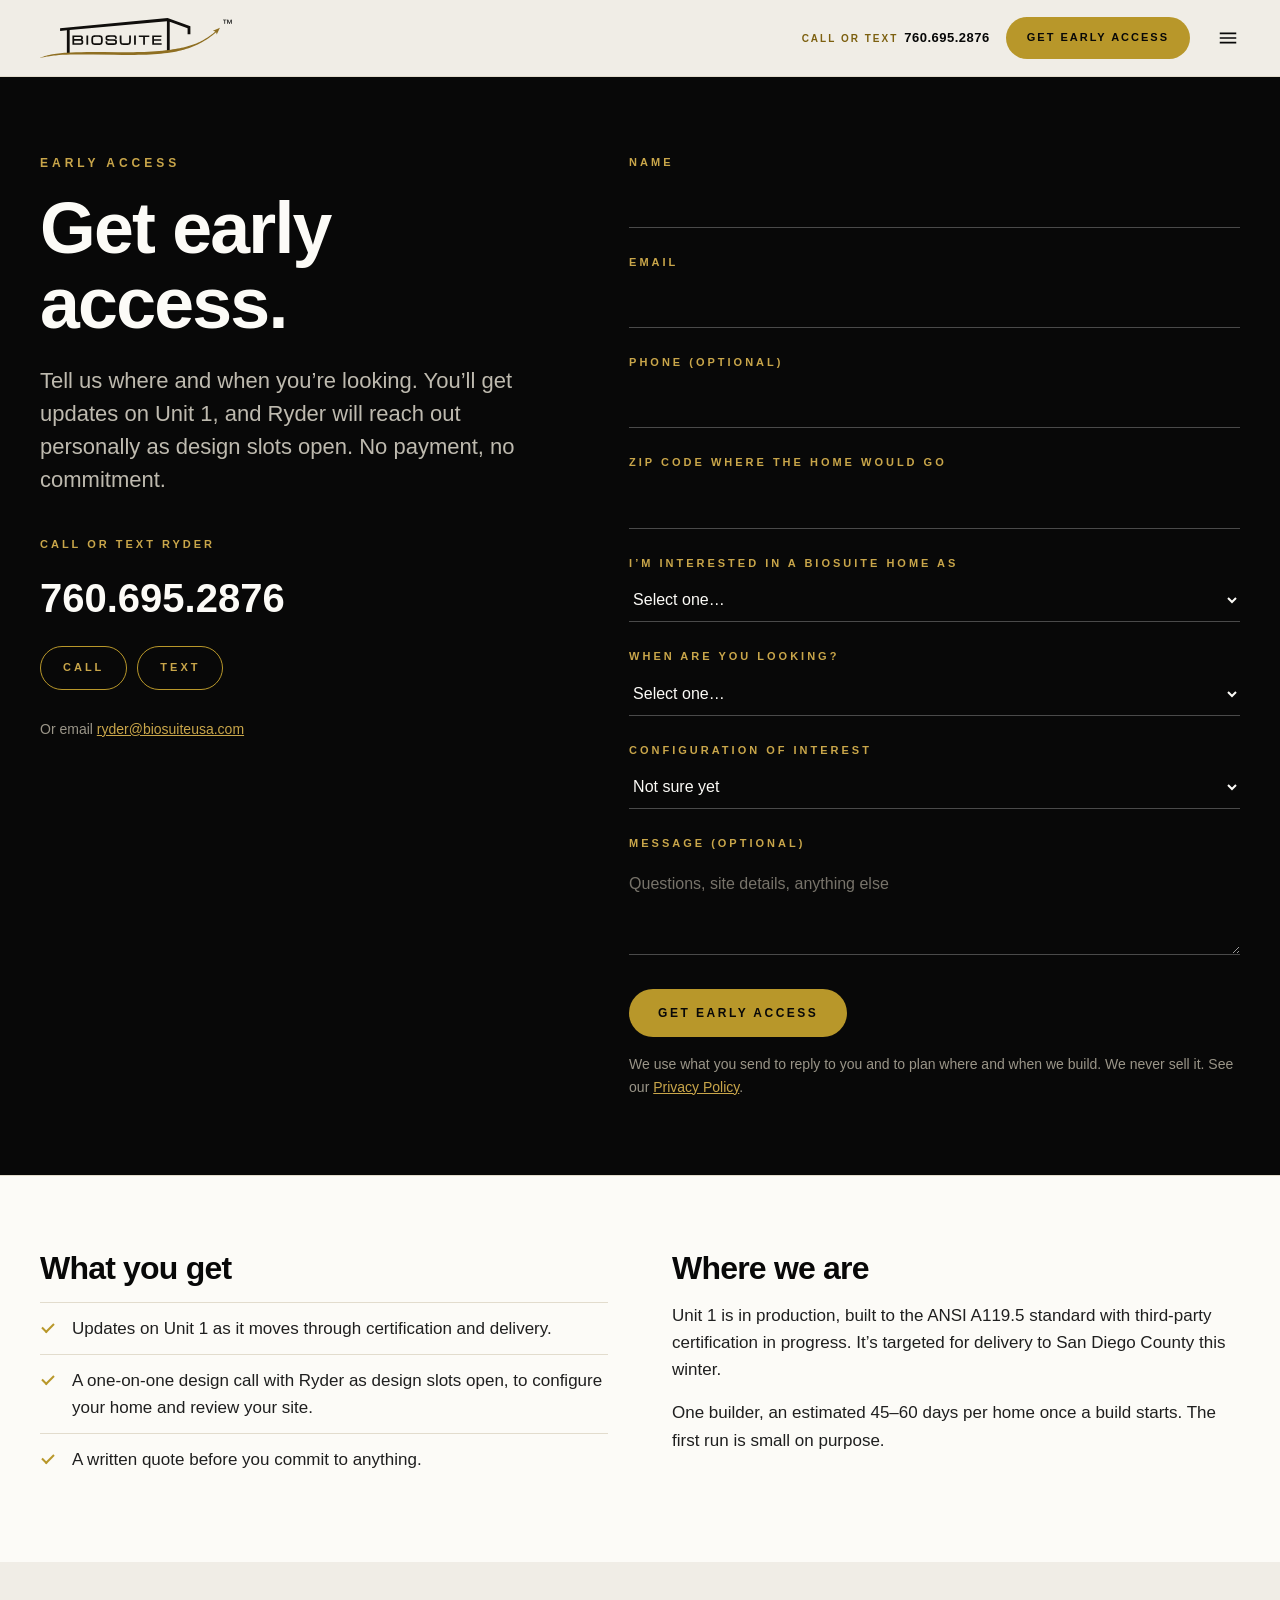
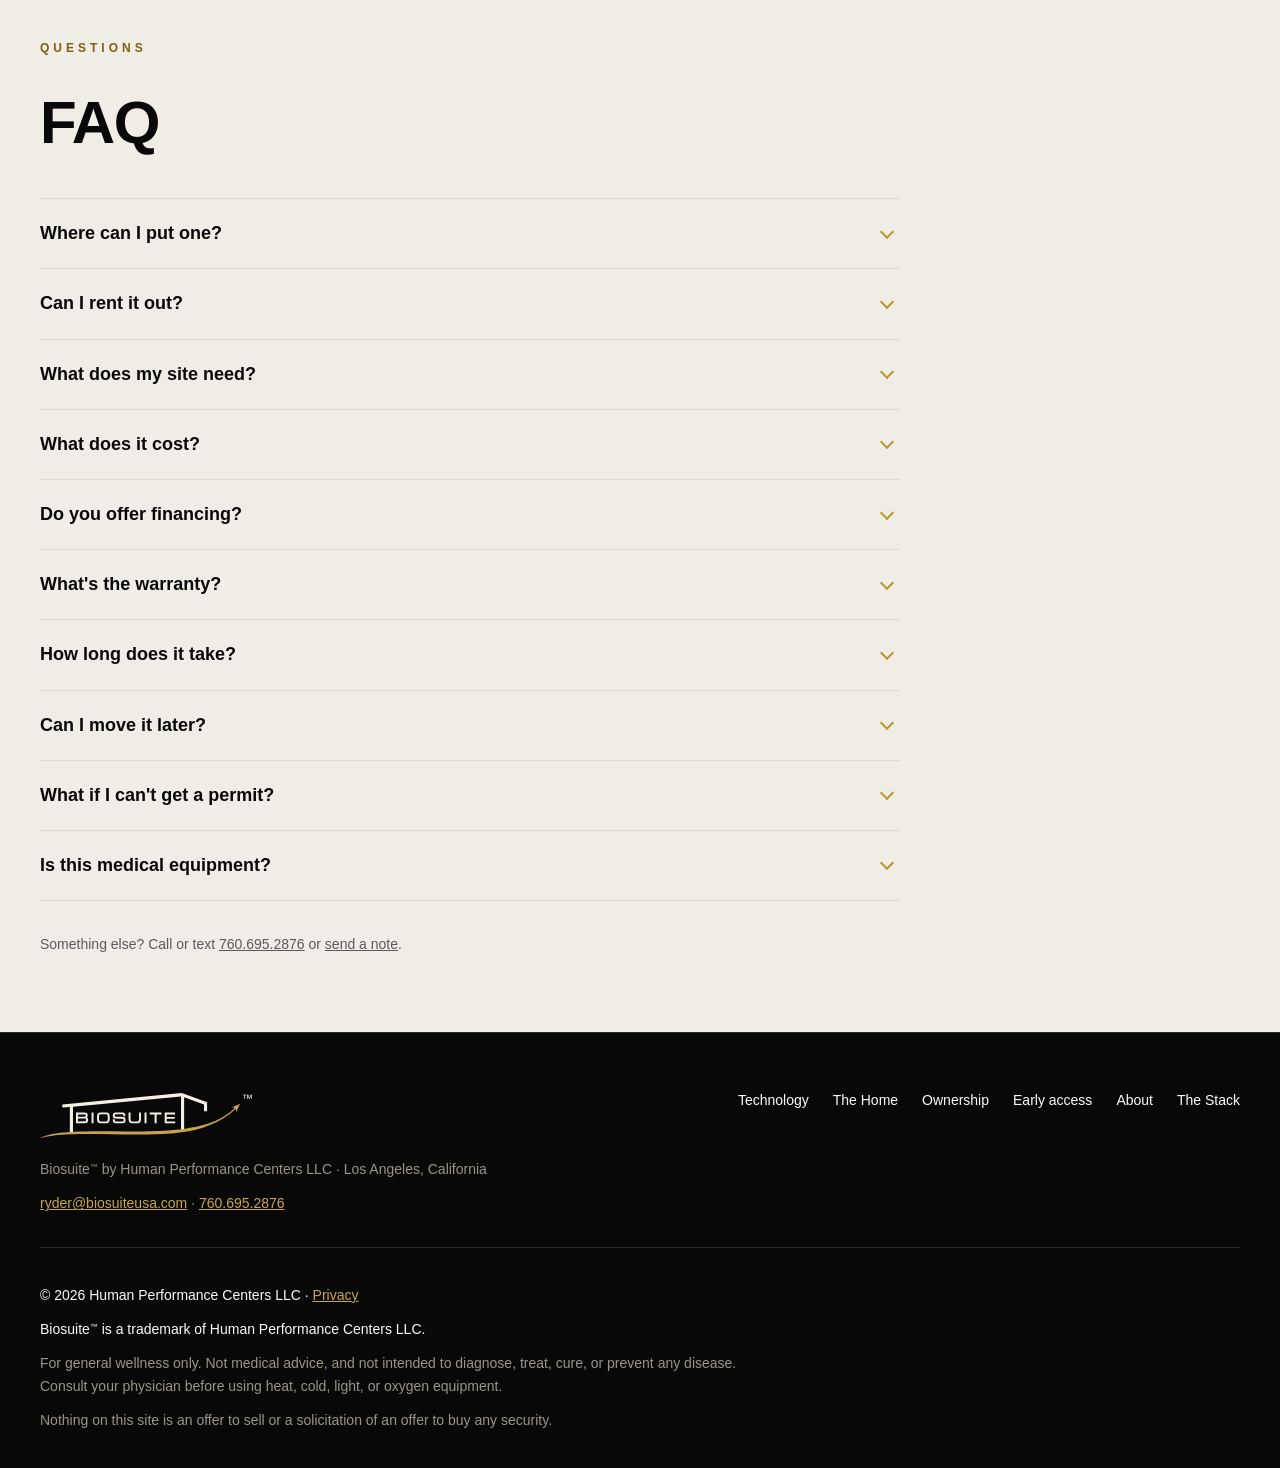
<file: reservation-terms/index.html>
<!DOCTYPE html>
<html lang="en">
<head>
<meta charset="utf-8">
<title>Early Access — Biosuite</title>
<meta name="robots" content="noindex">
<link rel="canonical" href="https://biosuiteusa.com/early-access/">
<meta http-equiv="refresh" content="0; url=/early-access/">
<script>location.replace('/early-access/' + location.hash);</script>
</head>
<body>
<p><a href="/early-access/">Continue to Biosuite early access</a></p>
</body>
</html>
</file>
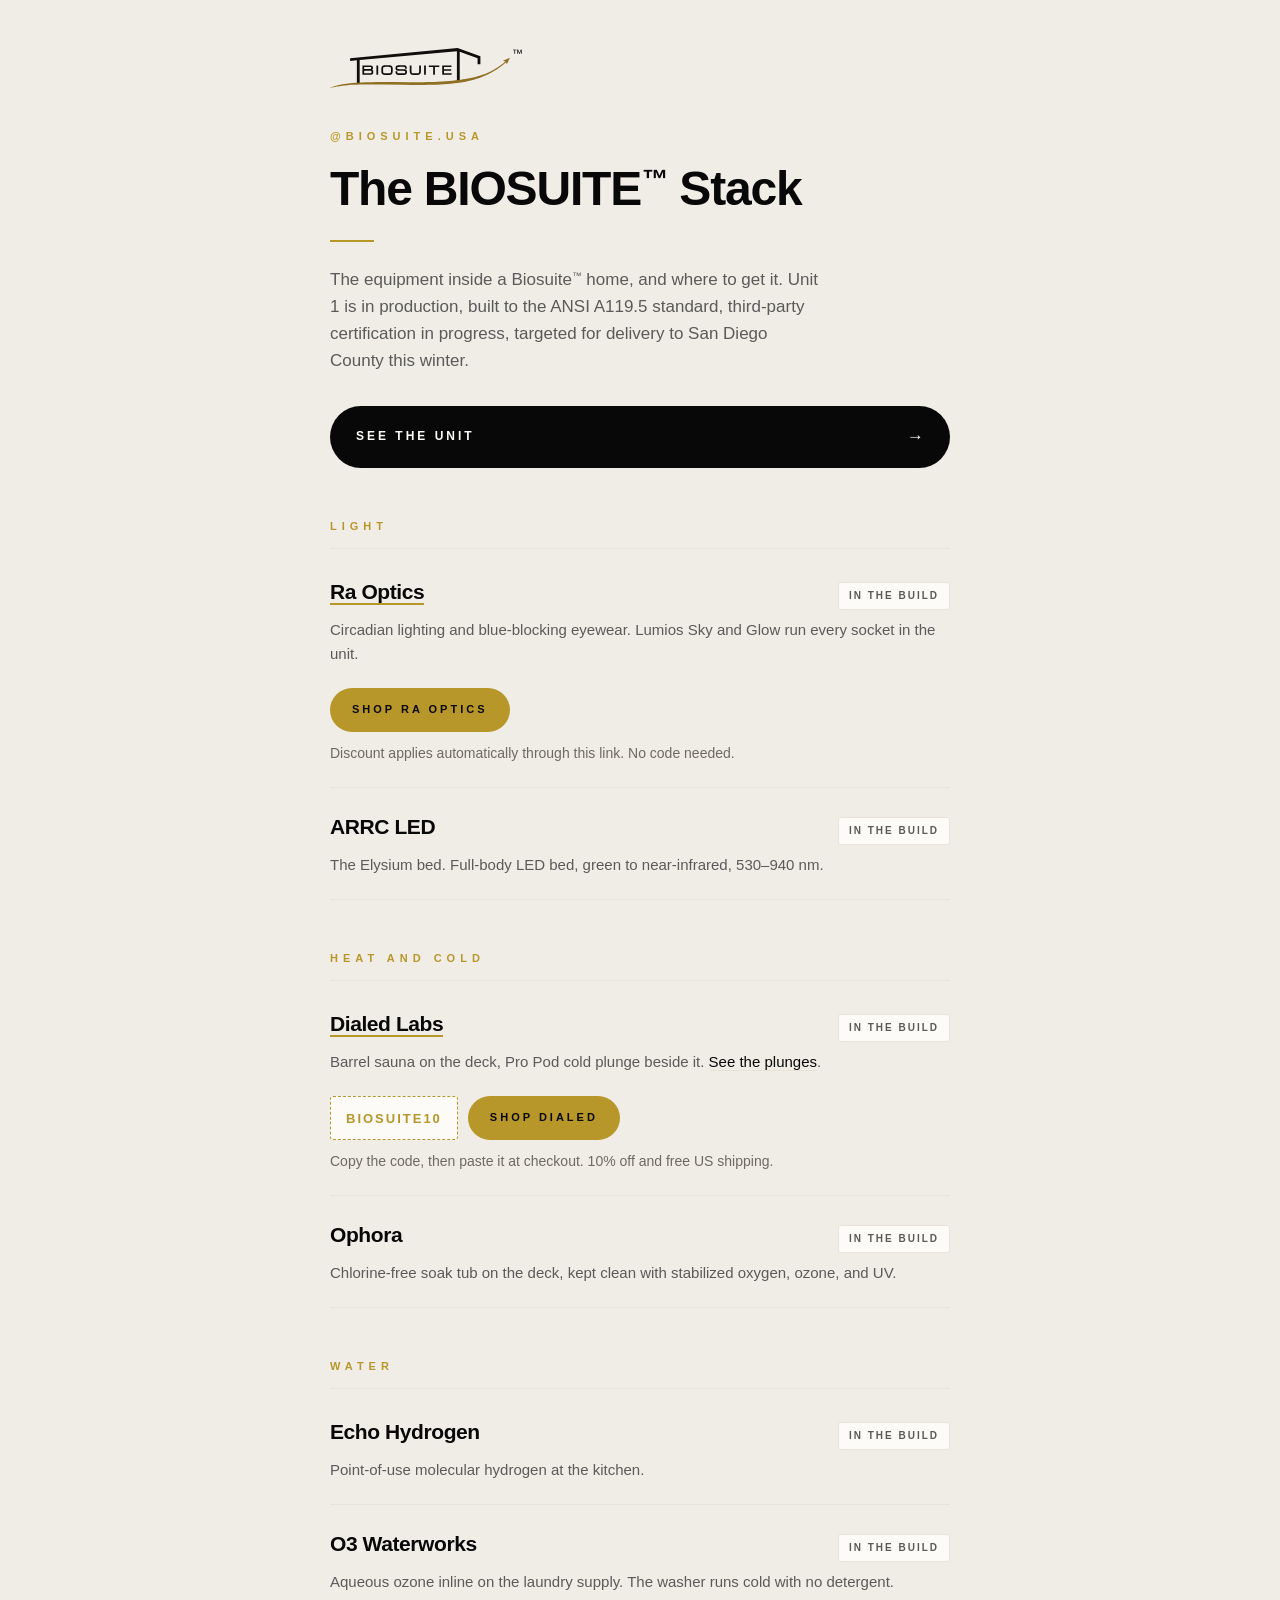
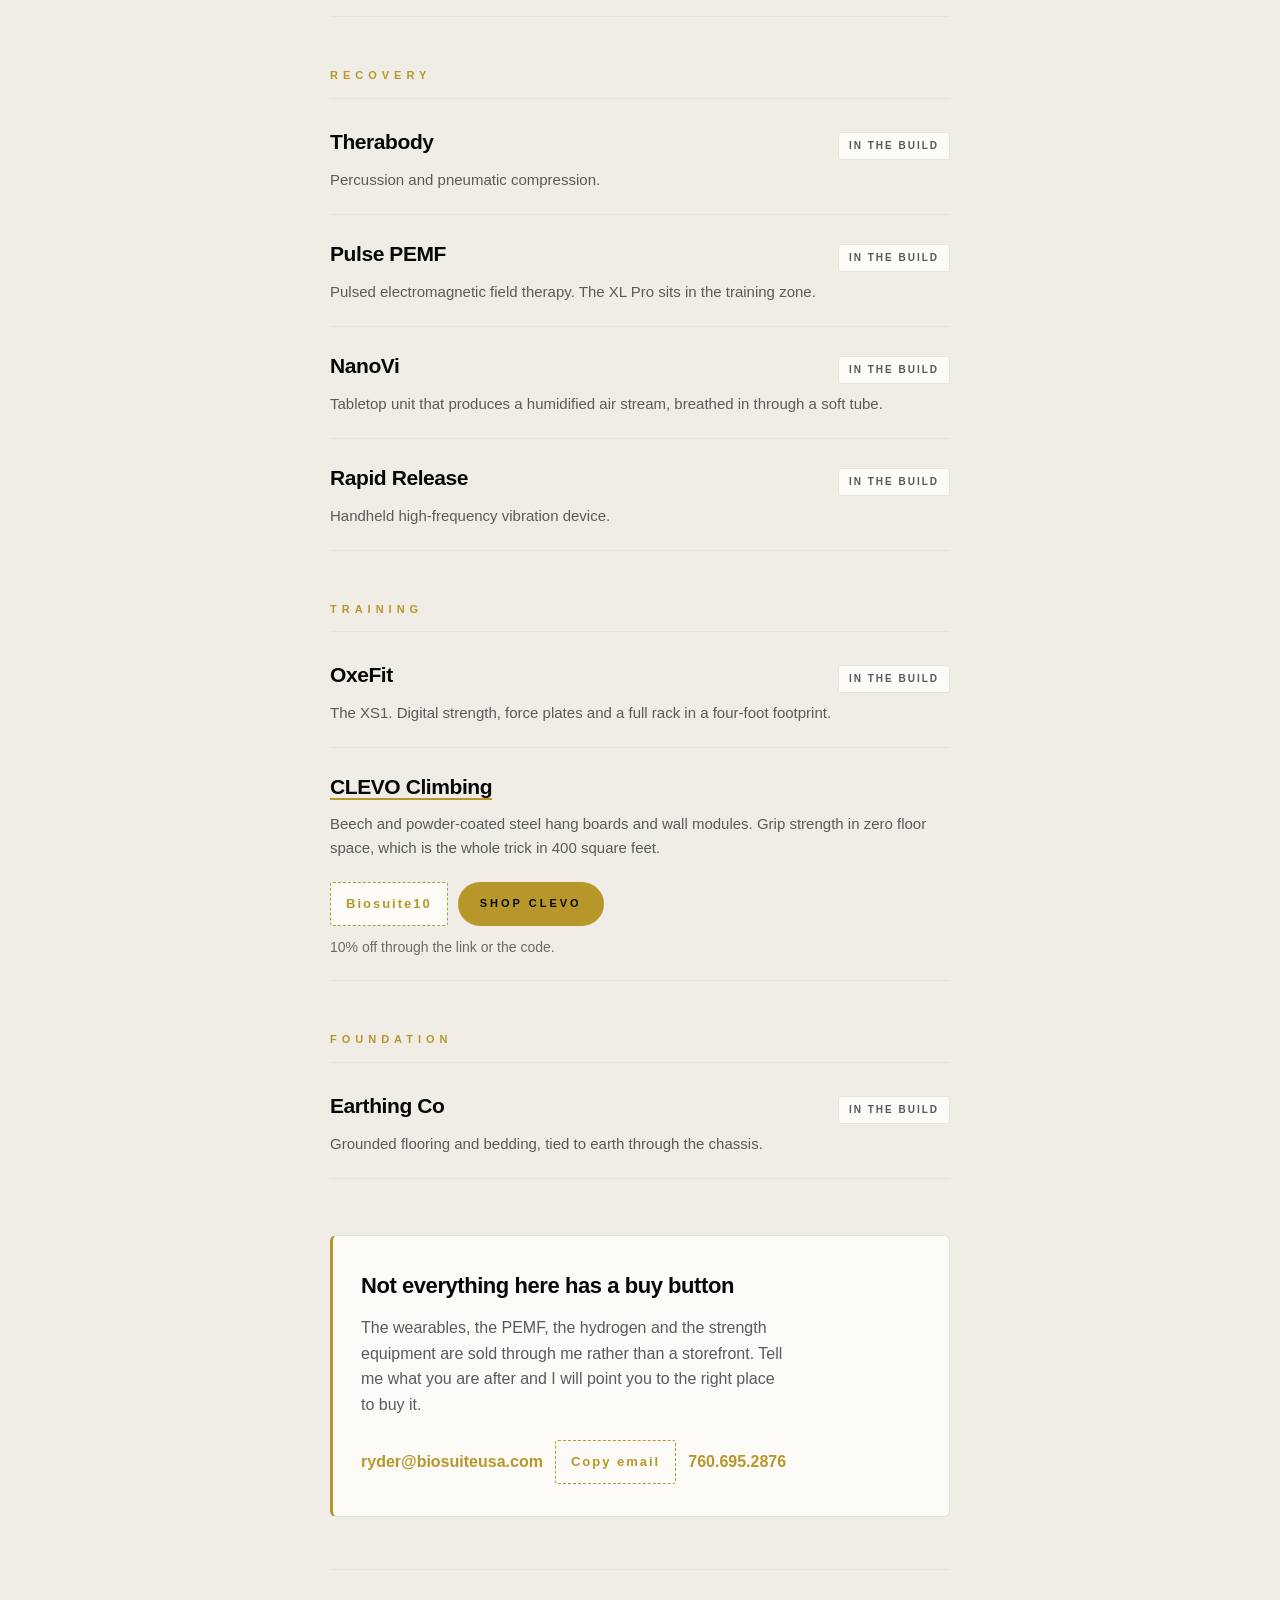
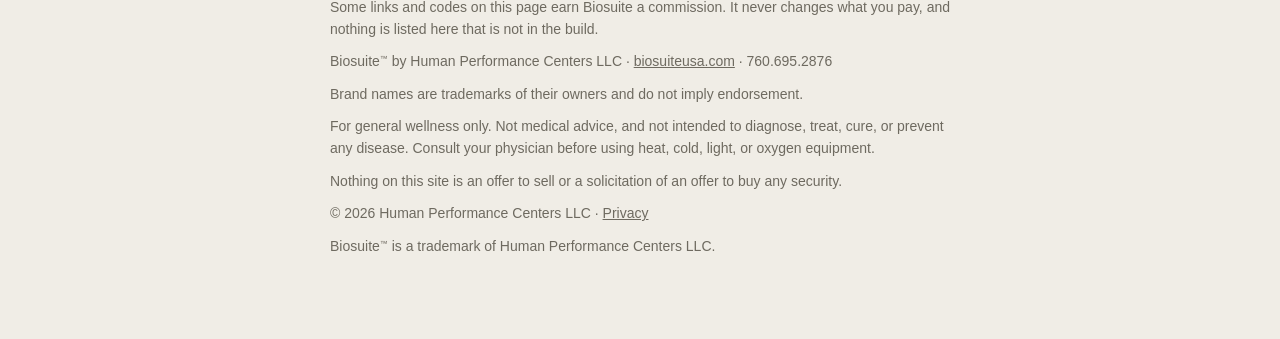
<file: store/index.html>
<!DOCTYPE html>
<html lang="en">
<head>
<meta charset="utf-8" />
<meta name="viewport" content="width=device-width, initial-scale=1, viewport-fit=cover" />
<title>The Biosuite Stack</title>
<meta name="description" content="The equipment inside a Biosuite home, and where to get it." />
<link rel="canonical" href="https://biosuiteusa.com/store/" />
<link rel="icon" href="/favicon.ico" sizes="48x48" />
<link rel="icon" type="image/svg+xml" href="/img/brand/biosuite-tile-gold-on-black.svg" />
<link rel="apple-touch-icon" href="/apple-touch-icon.png" />
<meta property="og:title" content="The Biosuite Stack" />
<meta property="og:description" content="The equipment inside a Biosuite home, and where to get it." />
<meta property="og:type" content="website" />
<meta property="og:url" content="https://biosuiteusa.com/store/" />
<meta property="og:site_name" content="Biosuite" />
<meta property="og:image" content="https://biosuiteusa.com/img/og-share.jpg" />
<meta name="twitter:card" content="summary_large_image" />
<style>
  :root {
    --gold:#B8972A; --gold-soft:#C9A64A; --gold-light:#E8C766;
    --dark:#080808; --charcoal:#1F1F1F; --grey:#5A5A5A;
    --rule:#E8E3D8; --offwhite:#F0EDE6; --paper:#FCFBF7;
    --font:-apple-system, BlinkMacSystemFont, "Helvetica Neue", Helvetica, Arial, sans-serif;
    color-scheme: light;
  }
  * { box-sizing:border-box; }
  body { margin:0; background:var(--offwhite); color:var(--dark); font-family:var(--font); font-size:16px; line-height:1.6; -webkit-font-smoothing:antialiased; }
  a { color:inherit; }
  .wrap { max-width:660px; margin:0 auto; padding-left:max(20px, env(safe-area-inset-left,0px)); padding-right:max(20px, env(safe-area-inset-right,0px)); padding-block:48px 72px; }
  .brand { display:inline-flex; align-items:center; padding:19px 0; margin:-19px 0 21px; text-decoration:none; }
  .brand img { display:block; width:180px; height:auto; }
  .tm { font-size:.55em; font-weight:inherit; line-height:0; position:relative; top:-.65em; vertical-align:baseline; margin-left:.04em; }
  .tm-logo { font-size:11px; line-height:1; top:0; align-self:flex-start; margin-left:2px; color:var(--dark); }
  .eyebrow { font-size:11px; font-weight:700; letter-spacing:5px; text-transform:uppercase; color:var(--gold); margin-bottom:18px; }
  h1 { font-size:clamp(34px,8vw,48px); font-weight:700; letter-spacing:-0.025em; line-height:1.04; margin:0; text-wrap:balance; }
  .hairline { border:none; border-top:2px solid var(--gold); width:44px; margin:26px 0 24px; }
  .lede { color:var(--grey); margin:0; max-width:52ch; font-size:17px; }
  .primary { display:flex; align-items:center; justify-content:space-between; gap:16px; margin-top:32px; padding:17px 26px; border-radius:999px; background:var(--dark); color:var(--paper); text-decoration:none; font-size:12px; font-weight:700; letter-spacing:3px; text-transform:uppercase; }
  .primary:hover { background:var(--charcoal); }
  .primary .arrow { font-size:17px; letter-spacing:0; }
  .sys { margin-top:50px; }
  .sys > h2 { font-size:11px; font-weight:700; letter-spacing:5px; text-transform:uppercase; color:var(--gold); margin:0 0 4px; padding-bottom:13px; border-bottom:1px solid var(--rule); }
  .row { display:flex; flex-wrap:wrap; align-items:baseline; gap:6px 12px; padding:22px 0; border-bottom:1px solid var(--rule); }
  .bn { font-size:21px; font-weight:700; letter-spacing:-0.02em; flex:1 1 auto; min-width:0; }
  .bn a { text-decoration:none; border-bottom:2px solid var(--gold); }
  .bn a:hover { color:var(--gold); }
  .chip { flex:0 0 auto; font-size:10px; font-weight:700; letter-spacing:2px; text-transform:uppercase; color:var(--grey); border:1px solid var(--rule); background:var(--paper); padding:5px 10px; border-radius:3px; white-space:nowrap; }
  .does { flex:1 1 100%; color:var(--grey); font-size:15px; min-width:0; margin-top:2px; }
  .does a { color:var(--dark); text-decoration:none; border-bottom:1px solid var(--rule); }
  .does a:hover { border-bottom-color:var(--gold); }
  .buy { flex:1 1 100%; display:flex; flex-wrap:wrap; align-items:center; gap:10px; margin-top:16px; }
  .copy { font-family:var(--font); font-size:13px; font-weight:700; letter-spacing:2px; background:var(--paper); color:var(--gold); border:1px dashed var(--gold); border-radius:3px; padding:0 15px; min-height:44px; cursor:pointer; }
  .copy:hover { background:#FAF5E6; }
  .shop { display:inline-flex; align-items:center; min-height:44px; padding:0 22px; border-radius:999px; background:var(--gold); color:var(--dark); text-decoration:none; font-size:11px; font-weight:700; letter-spacing:3px; text-transform:uppercase; }
  .shop:hover { background:var(--gold-light); }
  .terms { flex:1 1 100%; color:#6E6A60; font-size:14px; min-width:0; }
  .copy:focus-visible,.shop:focus-visible,.primary:focus-visible,.bn a:focus-visible { outline:2px solid var(--gold); outline-offset:3px; }
  .ask { margin-top:56px; padding:32px 28px; background:var(--paper); border:1px solid var(--rule); border-left:3px solid var(--gold); border-radius:6px; }
  .ask h2 { font-size:22px; font-weight:700; letter-spacing:-0.02em; margin:0 0 12px; text-wrap:balance; }
  .ask p { margin:0; color:var(--grey); font-size:16px; max-width:48ch; }
  .mail { display:flex; flex-wrap:wrap; gap:12px; align-items:center; margin-top:22px; }
  .addr { font-weight:700; font-size:16px; color:var(--gold); user-select:all; word-break:break-all; min-width:0; }
  a.addr { text-decoration:none; }
  .foot { margin-top:52px; padding-top:26px; border-top:1px solid var(--rule); color:#6E6A60; font-size:14px; }
  .foot p { margin:0 0 10px; }
  @media (prefers-reduced-motion: reduce) { * { transition:none !important; animation:none !important; } }
</style>
</head>
<body>
<div class="wrap">

  <a class="brand" href="https://biosuiteusa.com">
    <img src="/img/brand/biosuite-logo-two-tone-for-light.svg" width="180" height="40" alt="Biosuite"><sup class="tm tm-logo">™</sup>
  </a>

  <div class="eyebrow">&#64;biosuite.usa</div>
  <h1>The BIOSUITE<sup class="tm">™</sup> Stack</h1>
  <hr class="hairline" />
  <p class="lede">The equipment inside a Biosuite<sup class="tm">™</sup> home, and where to get it. Unit 1 is in production, built to the ANSI A119.5 standard, third-party certification in progress, targeted for delivery to San Diego County this winter.</p>

  <a class="primary" href="https://biosuiteusa.com"><span>See the unit</span><span class="arrow" aria-hidden="true">&rarr;</span></a>

  <section class="sys">
    <h2>Light</h2>
    <div class="row">
      <div class="bn"><a href="https://www.raoptics.com/Biosuite">Ra Optics</a></div>
      <span class="chip">In the build</span>
      <div class="does">Circadian lighting and blue-blocking eyewear. Lumios Sky and Glow run every socket in the unit.</div>
      <div class="buy">
        <a class="shop" href="https://www.raoptics.com/Biosuite">Shop Ra Optics</a>
        <span class="terms">Discount applies automatically through this link. No code needed.</span>
      </div>
    </div>
    <div class="row">
      <div class="bn">ARRC LED</div>
      <span class="chip">In the build</span>
      <div class="does">The Elysium bed. Full-body LED bed, green to near-infrared, 530&ndash;940&nbsp;nm.</div>
    </div>
  </section>

  <section class="sys">
    <h2>Heat and cold</h2>
    <div class="row">
      <div class="bn"><a href="https://www.dialed-labs.com/collections/infrared-saunas">Dialed Labs</a></div>
      <span class="chip">In the build</span>
      <div class="does">Barrel sauna on the deck, Pro Pod cold plunge beside it. <a href="https://www.dialed-labs.com/collections/cold-plunge-tubs">See the plunges</a>.</div>
      <div class="buy">
        <button class="copy" type="button" data-code="BIOSUITE10">BIOSUITE10</button>
        <a class="shop" href="https://www.dialed-labs.com/collections/infrared-saunas">Shop Dialed</a>
        <span class="terms">Copy the code, then paste it at checkout. 10% off and free US shipping.</span>
      </div>
    </div>
    <div class="row"><div class="bn">Ophora</div><span class="chip">In the build</span><div class="does">Chlorine-free soak tub on the deck, kept clean with stabilized oxygen, ozone, and UV.</div></div>
  </section>

  <section class="sys">
    <h2>Water</h2>
    <div class="row"><div class="bn">Echo Hydrogen</div><span class="chip">In the build</span><div class="does">Point-of-use molecular hydrogen at the kitchen.</div></div>
    <div class="row"><div class="bn">O3 Waterworks</div><span class="chip">In the build</span><div class="does">Aqueous ozone inline on the laundry supply. The washer runs cold with no detergent.</div></div>
  </section>

  <section class="sys">
    <h2>Recovery</h2>
    <div class="row"><div class="bn">Therabody</div><span class="chip">In the build</span><div class="does">Percussion and pneumatic compression.</div></div>
    <div class="row"><div class="bn">Pulse PEMF</div><span class="chip">In the build</span><div class="does">Pulsed electromagnetic field therapy. The XL Pro sits in the training zone.</div></div>
    <div class="row"><div class="bn">NanoVi</div><span class="chip">In the build</span><div class="does">Tabletop unit that produces a humidified air stream, breathed in through a soft tube.</div></div>
    <div class="row"><div class="bn">Rapid Release</div><span class="chip">In the build</span><div class="does">Handheld high-frequency vibration device.</div></div>
  </section>

  <section class="sys">
    <h2>Training</h2>
    <div class="row"><div class="bn">OxeFit</div><span class="chip">In the build</span><div class="does">The XS1. Digital strength, force plates and a full rack in a four-foot footprint.</div></div>
    <div class="row">
      <div class="bn"><a href="https://clevo-climbing.com/?ref=Biosuite">CLEVO Climbing</a></div>
      <div class="does">Beech and powder-coated steel hang boards and wall modules. Grip strength in zero floor space, which is the whole trick in 400 square feet.</div>
      <div class="buy">
        <button class="copy" type="button" data-code="Biosuite10">Biosuite10</button>
        <a class="shop" href="https://clevo-climbing.com/?ref=Biosuite">Shop CLEVO</a>
        <span class="terms">10% off through the link or the code.</span>
      </div>
    </div>
  </section>

  <section class="sys">
    <h2>Foundation</h2>
    <div class="row"><div class="bn">Earthing Co</div><span class="chip">In the build</span><div class="does">Grounded flooring and bedding, tied to earth through the chassis.</div></div>
  </section>

  <section class="ask">
    <h2>Not everything here has a buy button</h2>
    <p>The wearables, the PEMF, the hydrogen and the strength equipment are sold through me rather than a storefront. Tell me what you are after and I will point you to the right place to buy it.</p>
    <div class="mail">
      <span class="addr">ryder@biosuiteusa.com</span>
      <button class="copy" type="button" data-code="ryder@biosuiteusa.com">Copy email</button>
      <a class="addr" href="tel:+17606952876">760.695.2876</a>
    </div>
  </section>

  <div class="foot">
    <p>Some links and codes on this page earn Biosuite a commission. It never changes what you pay, and nothing is listed here that is not in the build.</p>
    <p>Biosuite<sup class="tm">™</sup> by Human Performance Centers LLC &middot; <a href="https://biosuiteusa.com">biosuiteusa.com</a> &middot; 760.695.2876</p>
    <p>Brand names are trademarks of their owners and do not imply endorsement.</p>
    <p>For general wellness only. Not medical advice, and not intended to diagnose, treat, cure, or prevent any disease. Consult your physician before using heat, cold, light, or oxygen equipment.</p>
    <p>Nothing on this site is an offer to sell or a solicitation of an offer to buy any security.</p>
    <p>&copy; 2026 Human Performance Centers LLC &middot; <a href="/privacy/">Privacy</a></p>
    <p>Biosuite<sup class="tm">™</sup> is a trademark of Human Performance Centers LLC.</p>
  </div>

</div>

<script>
document.querySelectorAll(".copy").forEach(function(btn){
  var original = btn.textContent;
  btn.addEventListener("click", function(){
    var code = btn.getAttribute("data-code");
    function done(){ btn.textContent = "Copied"; setTimeout(function(){ btn.textContent = original; }, 1600); }
    function sel(){ try { var r=document.createRange(); r.selectNodeContents(btn); var s=window.getSelection(); s.removeAllRanges(); s.addRange(r); } catch(e){} btn.textContent = original; }
    try { navigator.clipboard.writeText(code).then(done).catch(sel); } catch(e) { sel(); }
  });
});
</script>
</body>
</html>
</file>
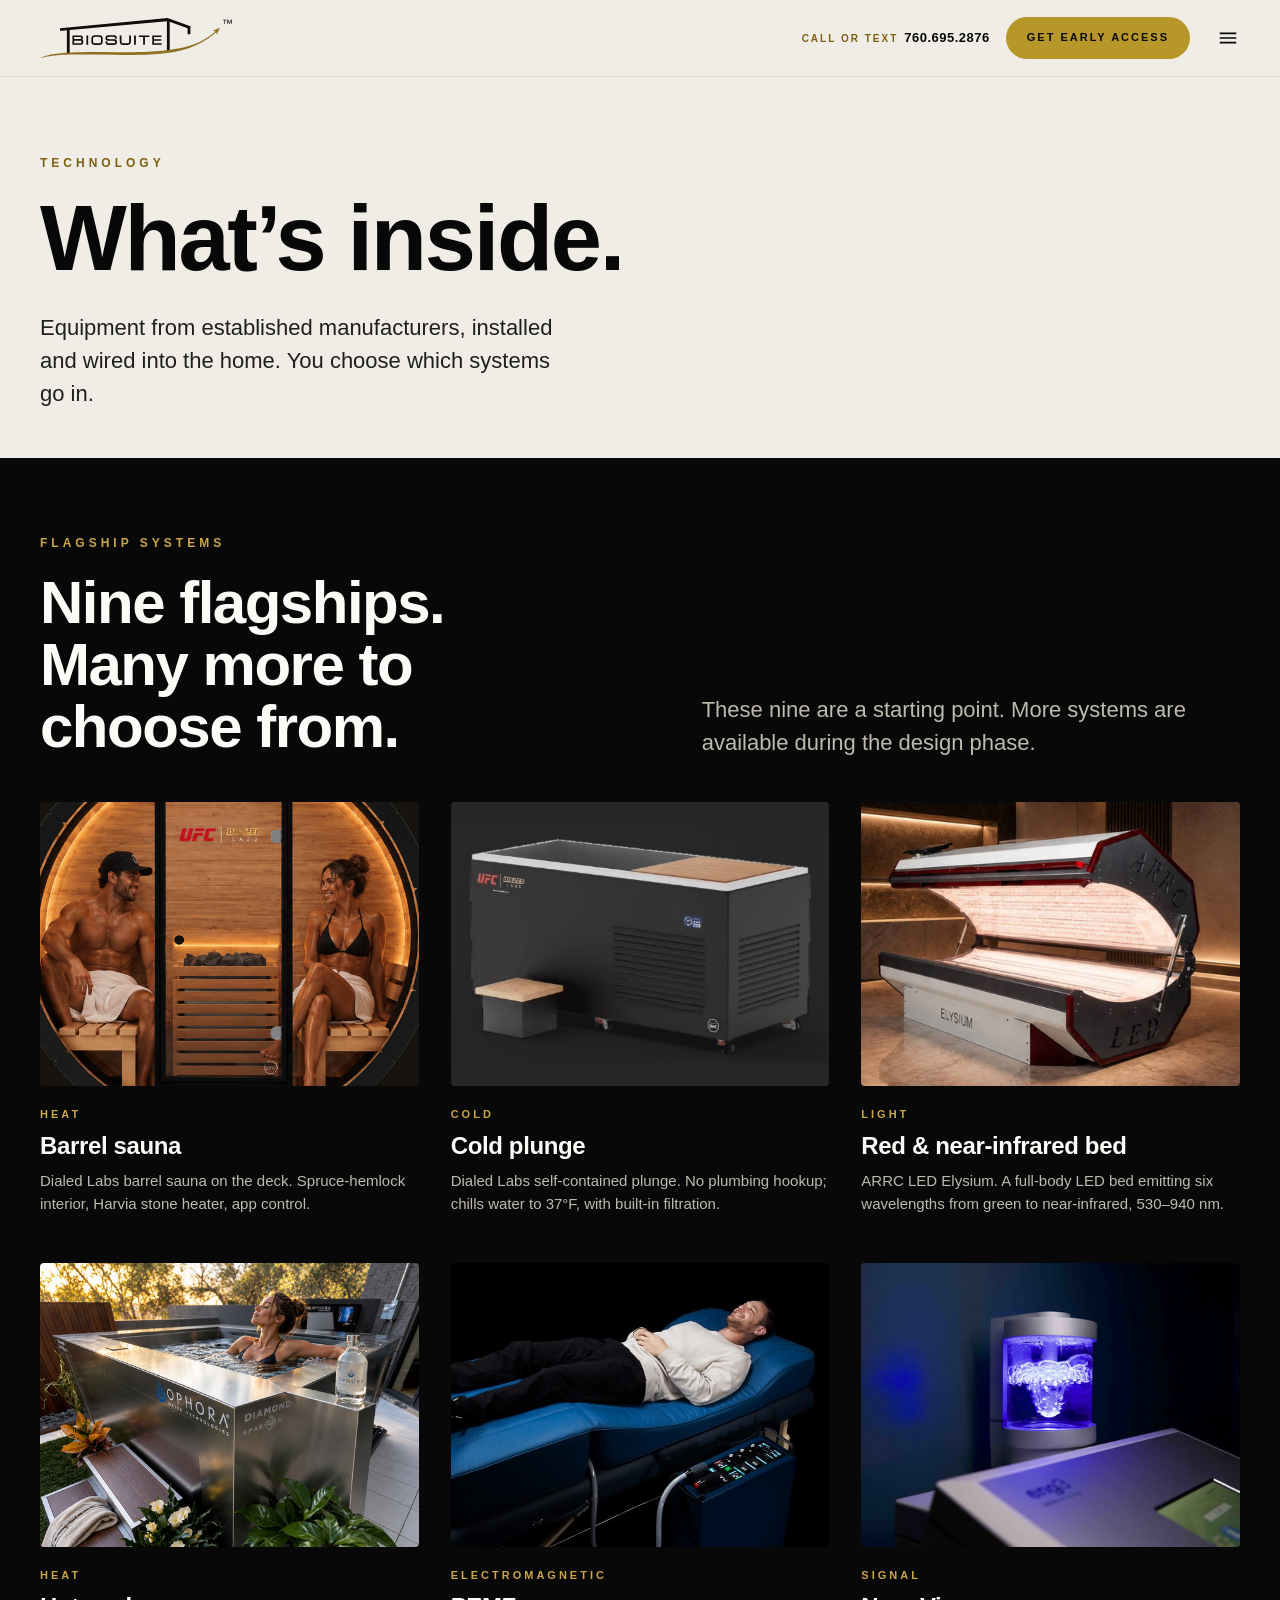
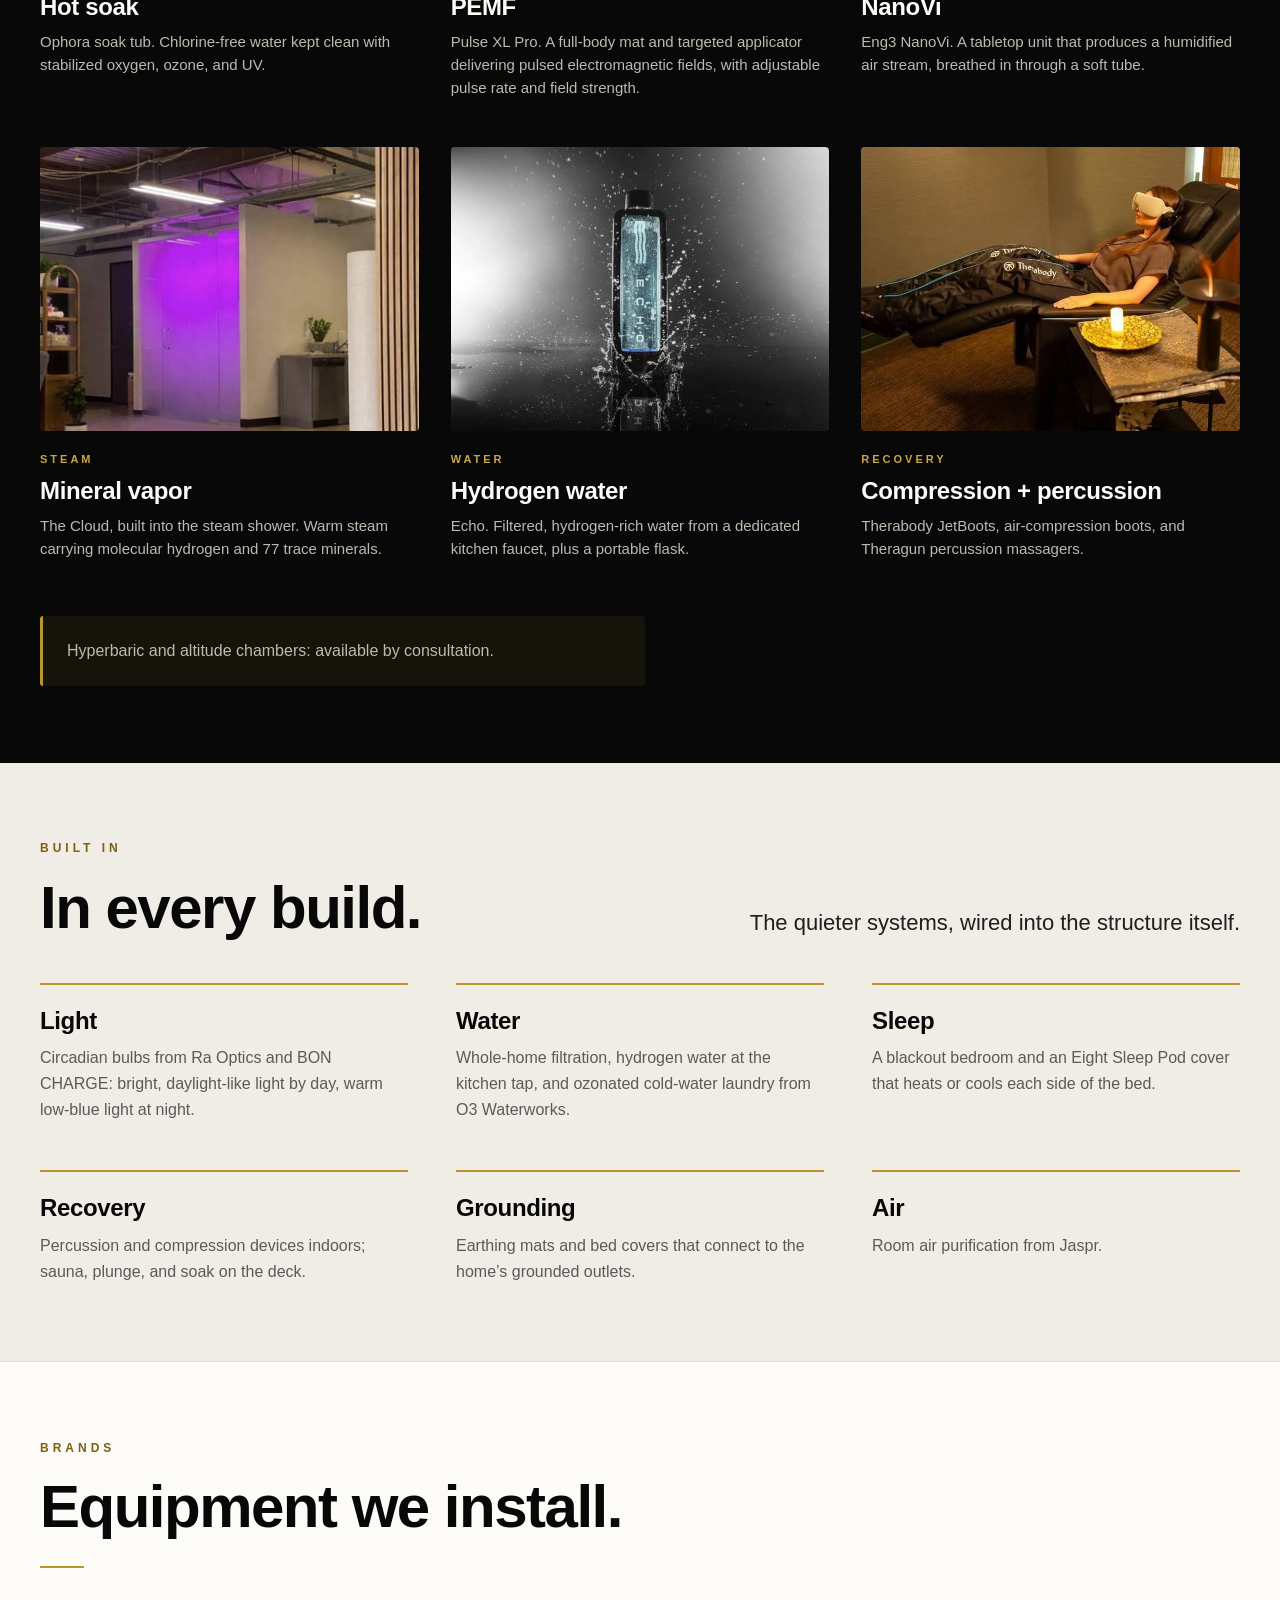
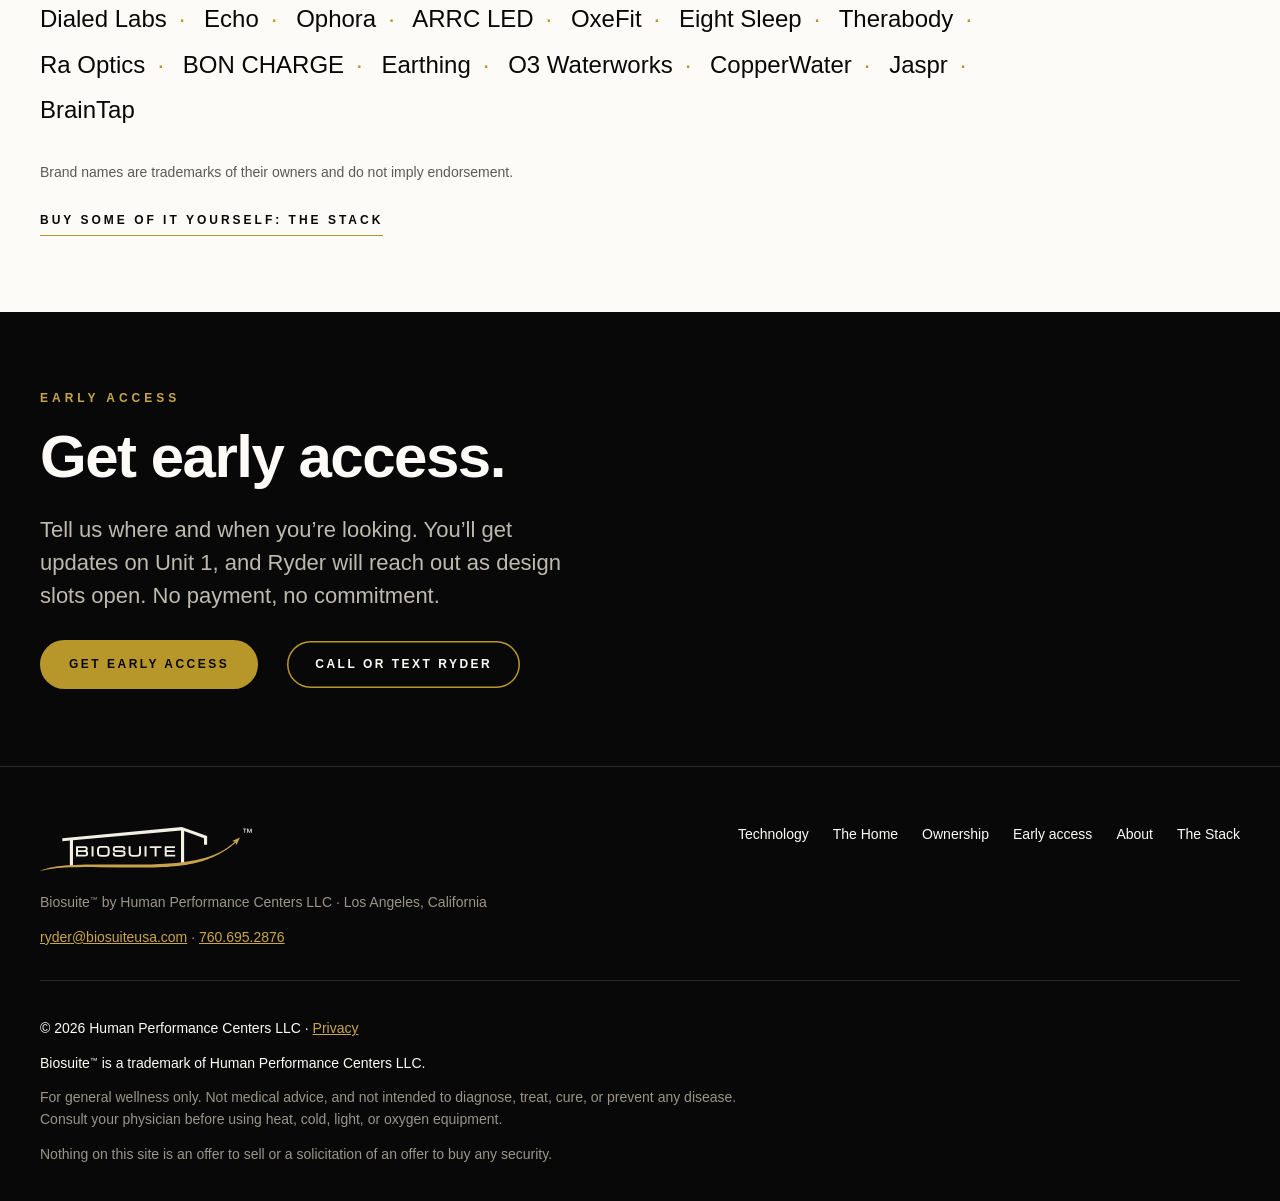
<file: technology/index.html>
<!DOCTYPE html>
<html lang="en">
<head>
<meta charset="utf-8">
<meta name="viewport" content="width=device-width, initial-scale=1, viewport-fit=cover">
<title>Technology — Biosuite</title>
<meta name="description" content="Sauna, cold plunge, red and near-infrared light, hot soak, PEMF, and more: the equipment Biosuite installs.">
<meta property="og:title" content="Technology — Biosuite">
<meta property="og:description" content="Sauna, cold plunge, red and near-infrared light, hot soak, PEMF, and more: the equipment Biosuite installs.">
<meta property="og:type" content="website">
<meta property="og:url" content="https://biosuiteusa.com/technology/">
<meta property="og:site_name" content="Biosuite">
<meta property="og:image" content="https://biosuiteusa.com/img/og-share.jpg">
<meta property="og:image:width" content="1200">
<meta property="og:image:height" content="630">
<meta property="og:image:alt" content="Rendering of a Biosuite home at dusk with a barrel sauna and plunge tub on the deck">
<meta name="twitter:card" content="summary_large_image">
<meta name="twitter:title" content="Technology — Biosuite">
<meta name="twitter:description" content="Sauna, cold plunge, red and near-infrared light, hot soak, PEMF, and more: the equipment Biosuite installs.">
<meta name="twitter:image" content="https://biosuiteusa.com/img/og-share.jpg">

<link rel="canonical" href="https://biosuiteusa.com/technology/">
<link rel="icon" href="/favicon.ico" sizes="48x48">
<link rel="icon" type="image/svg+xml" href="/img/brand/biosuite-tile-gold-on-black.svg">
<link rel="apple-touch-icon" href="/apple-touch-icon.png">
<meta name="theme-color" content="#100E0C">
<link rel="stylesheet" href="/assets/site.css?v=2">
<script src="/assets/site.js" defer></script>
<noscript><style>.ph > img { opacity:1 }</style></noscript>
</head>
<body>
<a class="skip" href="#main">Skip to content</a>
<header class="site-header">
  <div class="wrap hdr">
    <a class="brand" href="/" aria-label="Biosuite home"><picture><source media="(max-width:359px)" srcset="/img/brand/biosuite-mark-two-tone-for-light.svg" width="96" height="21"><img src="/img/brand/biosuite-logo-two-tone-for-light.svg" width="180" height="40" alt=""></picture><sup class="tm tm-logo">™</sup></a>
    <nav class="nav" aria-label="Main"><a href="/technology/" aria-current="page">Technology</a><a href="/home/">The Home</a><a href="/ownership/">Ownership</a><a href="/about/">About</a></nav>
    <a class="phone" href="tel:+17606952876" aria-label="Call or text 760.695.2876"><span class="phone-label">Call or text</span>760.695.2876</a>
    <a class="btn btn-gold nav-reserve" href="/early-access/">Get early access</a>
    <button class="menu-btn" type="button" aria-expanded="false" aria-controls="menu" aria-label="Menu">
      <svg viewBox="0 0 24 24" fill="none" stroke="currentColor" stroke-width="1.8" aria-hidden="true"><path d="M3 7h18M3 12h18M3 17h18"/></svg>
    </button>
  </div>
  <nav id="menu" class="menu" aria-label="Mobile" hidden>
    <div class="wrap"><a href="/technology/" aria-current="page">Technology</a><a href="/home/">The Home</a><a href="/ownership/">Ownership</a><a href="/about/">About</a><a class="btn btn-gold" href="/early-access/">Get early access</a></div>
  </nav>
</header>
<main id="main">
<section class="page-hero">
  <div class="wrap">
    <div class="eyebrow">Technology</div>
    <h1>What&rsquo;s inside.</h1>
    <p class="sub">Equipment from established manufacturers, installed and wired into the home. You choose which systems go in.</p>
  </div>
</section>

<section class="dark">
  <div class="wrap">
    <div class="head split"><div><div class="eyebrow">Flagship systems</div><h2>Nine flagships. Many more to choose from.</h2></div><p class="sub">These nine are a starting point. More systems are available during the design phase.</p></div>
    <div class="cards three">
      <article class="card">
      <img src="/flag-sauna.jpg" alt="Two people seated in a wood-lined barrel sauna" width="922" height="688" srcset="/img/flag-sauna-600.jpg 600w, /flag-sauna.jpg 922w" sizes="(min-width:1000px) 400px, (min-width:600px) 50vw, 100vw" decoding="async" style="object-position:center 30%">
      <div class="cat">Heat</div>
      <h3>Barrel sauna</h3>
      <p>Dialed Labs barrel sauna on the deck. Spruce-hemlock interior, Harvia stone heater, app control.</p>
    </article><article class="card">
      <img src="/img/flag-plunge-dark.jpg" alt="Black Dialed Labs cold plunge tub with a wooden lid and step" width="576" height="360" decoding="async" style="object-position:center;object-fit:contain;background:#262626">
      <div class="cat">Cold</div>
      <h3>Cold plunge</h3>
      <p>Dialed Labs self-contained plunge. No plumbing hookup; chills water to 37&deg;F, with built-in filtration.</p>
    </article><article class="card">
      <img src="/flag-red-light.jpg" alt="ARRC LED Elysium full-body light bed, lid open" width="1000" height="618" srcset="/img/flag-red-light-600.jpg 600w, /flag-red-light.jpg 1000w" sizes="(min-width:1000px) 400px, (min-width:600px) 50vw, 100vw" decoding="async" style="object-position:center 55%">
      <div class="cat">Light</div>
      <h3>Red &amp; near-infrared bed</h3>
      <p>ARRC LED Elysium. A full-body LED bed emitting six wavelengths from green to near-infrared, 530&ndash;940&nbsp;nm.</p>
    </article><article class="card">
      <span class="ph" style="--lqip:url([data-uri]);--pos:center 12%"><img src="/flag-soak.jpg" alt="Stainless Ophora soak tub on a deck at sunset" width="1000" height="1000" srcset="/img/flag-soak-600.jpg 600w, /flag-soak.jpg 1000w" sizes="(min-width:1000px) 400px, (min-width:600px) 50vw, 100vw" loading="lazy" decoding="async" style="object-position:center 12%"></span>
      <div class="cat">Heat</div>
      <h3>Hot soak</h3>
      <p>Ophora soak tub. Chlorine-free water kept clean with stabilized oxygen, ozone, and UV.</p>
    </article><article class="card">
      <span class="ph" style="--lqip:url([data-uri]);--pos:center"><img src="/flag-pemf.jpg" alt="Person lying on a full-body PEMF mat beside its control unit" width="712" height="517" loading="lazy" decoding="async" style="object-position:center"></span>
      <div class="cat">Electromagnetic</div>
      <h3>PEMF</h3>
      <p>Pulse XL Pro. A full-body mat and targeted applicator delivering pulsed electromagnetic fields, with adjustable pulse rate and field strength.</p>
    </article><article class="card">
      <span class="ph" style="--lqip:url([data-uri]);--pos:center"><img src="/flag-nanovi.jpg" alt="NanoVi tabletop device with an illuminated water chamber" width="1000" height="668" srcset="/img/flag-nanovi-600.jpg 600w, /flag-nanovi.jpg 1000w" sizes="(min-width:1000px) 400px, (min-width:600px) 50vw, 100vw" loading="lazy" decoding="async" style="object-position:center"></span>
      <div class="cat">Signal</div>
      <h3>NanoVi</h3>
      <p>Eng3 NanoVi. A tabletop unit that produces a humidified air stream, breathed in through a soft tube.</p>
    </article><article class="card">
      <span class="ph" style="--lqip:url([data-uri]);--pos:center 45%"><img src="/flag-vapor.jpg" alt="Steam room lit in violet" width="636" height="799" srcset="/img/flag-vapor-400.jpg 400w, /flag-vapor.jpg 636w" sizes="(min-width:1000px) 400px, (min-width:600px) 50vw, 100vw" loading="lazy" decoding="async" style="object-position:center 45%"></span>
      <div class="cat">Steam</div>
      <h3>Mineral vapor</h3>
      <p>The Cloud, built into the steam shower. Warm steam carrying molecular hydrogen and 77 trace minerals.</p>
    </article><article class="card">
      <span class="ph" style="--lqip:url([data-uri]);--pos:center 45%"><img src="/flag-hydrogen.jpg" alt="Echo hydrogen water flask in a splash of water" width="1000" height="667" srcset="/img/flag-hydrogen-600.jpg 600w, /flag-hydrogen.jpg 1000w" sizes="(min-width:1000px) 400px, (min-width:600px) 50vw, 100vw" loading="lazy" decoding="async" style="object-position:center 45%"></span>
      <div class="cat">Water</div>
      <h3>Hydrogen water</h3>
      <p>Echo. Filtered, hydrogen-rich water from a dedicated kitchen faucet, plus a portable flask.</p>
    </article><article class="card">
      <span class="ph" style="--lqip:url([data-uri]);--pos:center"><img src="/flag-compression.jpg" alt="Person reclining in Therabody compression boots" width="800" height="534" loading="lazy" decoding="async" style="object-position:center"></span>
      <div class="cat">Recovery</div>
      <h3>Compression + percussion</h3>
      <p>Therabody JetBoots, air-compression boots, and Theragun percussion massagers.</p>
    </article>
    </div>
    <div class="note" style="margin-top:56px">Hyperbaric and altitude chambers: available by consultation.</div>
  </div>
</section>

<section>
  <div class="wrap">
    <div class="head split">
      <div><div class="eyebrow">Built in</div><h2>In every build.</h2></div>
      <p class="sub">The quieter systems, wired into the structure itself.</p>
    </div>
    <div class="cols">
      <div class="col"><h3>Light</h3><p>Circadian bulbs from Ra Optics and BON CHARGE: bright, daylight-like light by day, warm low-blue light at night.</p></div><div class="col"><h3>Water</h3><p>Whole-home filtration, hydrogen water at the kitchen tap, and ozonated cold-water laundry from O3 Waterworks.</p></div><div class="col"><h3>Sleep</h3><p>A blackout bedroom and an Eight Sleep Pod cover that heats or cools each side of the bed.</p></div><div class="col"><h3>Recovery</h3><p>Percussion and compression devices indoors; sauna, plunge, and soak on the deck.</p></div><div class="col"><h3>Grounding</h3><p>Earthing mats and bed covers that connect to the home&rsquo;s grounded outlets.</p></div><div class="col"><h3>Air</h3><p>Room air purification from Jaspr.</p></div>
    </div>
  </div>
</section>

<section class="paper rule-top">
  <div class="wrap">
    <div class="eyebrow">Brands</div>
    <h2>Equipment we install.</h2>
    <hr class="hair">
    <p class="brands"><span>Dialed Labs</span> <span>Echo</span> <span>Ophora</span> <span>ARRC LED</span> <span>OxeFit</span> <span>Eight Sleep</span> <span>Therabody</span> <span>Ra Optics</span> <span>BON CHARGE</span> <span>Earthing</span> <span>O3 Waterworks</span> <span>CopperWater</span> <span>Jaspr</span> <span>BrainTap</span></p>
    <p class="small muted" style="margin-top:28px">Brand names are trademarks of their owners and do not imply endorsement.</p>
    <div class="cta"><a class="link" href="/store/">Buy some of it yourself: The Stack</a></div>
  </div>
</section>

<section class="dark band">
  <div class="wrap">
    <div class="eyebrow">Early access</div>
    <h2>Get early access.</h2>
    <p class="sub">Tell us where and when you&rsquo;re looking. You&rsquo;ll get updates on Unit 1, and Ryder will reach out as design slots open. No payment, no commitment.</p>
    <div class="cta"><a class="btn btn-gold" href="/early-access/">Get early access</a><a class="btn btn-line" href="tel:+17606952876">Call or text Ryder</a></div>
  </div>
</section>
</main>
<footer class="site-footer">
  <div class="wrap">
    <div class="foot-top">
      <div>
        <a class="foot-brand" href="/" aria-label="Biosuite home"><img src="/img/brand/biosuite-logo-two-tone-for-dark.svg" width="200" height="45" alt=""><sup class="tm tm-logo">™</sup></a>
        <p>Biosuite<sup class="tm">™</sup> by Human Performance Centers LLC &middot; Los Angeles, California</p>
        <p><a href="mailto:ryder@biosuiteusa.com">ryder@biosuiteusa.com</a> &middot; <a href="tel:+17606952876">760.695.2876</a></p>
      </div>
      <nav class="foot-nav" aria-label="Footer">
        <a href="/technology/">Technology</a><a href="/home/">The Home</a><a href="/ownership/">Ownership</a><a href="/early-access/">Early access</a><a href="/about/">About</a><a href="/store/">The Stack</a>
      </nav>
    </div>
    <div class="foot-legal">
      <p class="copyright">&copy; 2026 Human Performance Centers LLC &middot; <a href="/privacy/">Privacy</a></p>
      <p class="copyright">Biosuite<sup class="tm">™</sup> is a trademark of Human Performance Centers LLC.</p>
      <p>For general wellness only. Not medical advice, and not intended to diagnose, treat, cure, or prevent any disease. Consult your physician before using heat, cold, light, or oxygen equipment.</p>
      <p>Nothing on this site is an offer to sell or a solicitation of an offer to buy any security.</p>
    </div>
  </div>
</footer>
</body>
</html>
</file>
<file: assets/site.css>
/* Biosuite — shared styles. Brand tokens carried over from the original single page. */
:root {
  --gold:#B8972A; --gold-soft:#C9A64A; --gold-light:#E8C766;
  --gold-ink:#7D6010;            /* gold for small text on light backgrounds (5:1 contrast) */
  --dark:#080808; --charcoal:#1F1F1F; --grey:#5A5A5A;
  --rule:#E2DCCD; --offwhite:#F0EDE6; --paper:#FCFBF7;
  --on-dark:#BEBAAF; --on-dark-dim:#9A9588; --dark-rule:#2A2A2A;
  --font:-apple-system, BlinkMacSystemFont, "Helvetica Neue", Helvetica, Arial, sans-serif;
  --gutter:16px;
  --wrap:1280px;
  --space:clamp(44px, 6vw, 80px);
  color-scheme: light;
}
@media (min-width:720px) { :root { --gutter:40px; } }

*,*::before,*::after { box-sizing:border-box; }
* { margin:0; padding:0; }
html { -webkit-text-size-adjust:100%; scroll-padding-top:96px; }
@media (prefers-reduced-motion:no-preference) { html { scroll-behavior:smooth; } }
body { font-family:var(--font); background:var(--offwhite); color:var(--dark); font-size:17px; line-height:1.6; -webkit-font-smoothing:antialiased; overflow-x:hidden; }
img { display:block; max-width:100%; height:auto; }
a { color:inherit; }
:focus-visible { outline:2px solid var(--gold); outline-offset:3px; }

.skip { position:absolute; left:-999px; top:8px; z-index:200; background:var(--dark); color:var(--paper); padding:10px 16px; border-radius:6px; }
.skip:focus { left:8px; }

.wrap { max-width:var(--wrap); margin:0 auto; padding:0 var(--gutter); }
.narrow { max-width:760px; }

/* Type */
.eyebrow { font-size:12px; font-weight:700; letter-spacing:4px; text-transform:uppercase; color:var(--gold-ink); margin-bottom:18px; }
.dark .eyebrow { color:var(--gold-soft); }
h1,h2,h3 { font-weight:700; letter-spacing:-0.025em; line-height:1.04; text-wrap:balance; }
h1 { font-size:clamp(40px, 7.4vw, 92px); }
h2 { font-size:clamp(32px, 4.8vw, 60px); }
h3 { font-size:clamp(20px, 2vw, 24px); letter-spacing:-0.015em; line-height:1.2; }
.sub { font-size:clamp(18px, 1.9vw, 22px); line-height:1.5; color:var(--charcoal); max-width:44ch; margin-top:24px; }
.dark .sub { color:var(--on-dark); }
.prose p { max-width:68ch; margin-top:16px; color:var(--charcoal); }
.prose p:first-child { margin-top:0; }
.dark .prose p { color:var(--on-dark); }
.muted { color:var(--grey); }
.small { font-size:14px; line-height:1.6; }
.link { font-size:12px; font-weight:700; letter-spacing:3px; text-transform:uppercase; text-decoration:none; border-bottom:1px solid var(--gold); padding-bottom:4px; display:inline-block; }
.link:hover { color:var(--gold-ink); }
.dark .link:hover { color:var(--gold-light); }
.hair { width:44px; height:2px; background:var(--gold); border:0; margin:28px 0; }

/* Buttons */
.btn { display:inline-flex; align-items:center; justify-content:center; min-height:48px; padding:14px 28px; border-radius:999px; font-family:var(--font); font-size:12px; font-weight:700; letter-spacing:2.5px; text-transform:uppercase; text-decoration:none; border:1px solid transparent; cursor:pointer; transition:background .2s, color .2s, border-color .2s; }
.btn-gold { background:var(--gold); color:var(--dark); }
.btn-gold:hover { background:var(--gold-light); }
.btn-dark { background:var(--dark); color:var(--paper); }
.btn-dark:hover { background:var(--charcoal); }
.btn-line { background:transparent; color:inherit; box-shadow:inset 0 0 0 1.5px var(--gold); }
.btn-line:hover { background:var(--gold); color:var(--dark); }
.btn.is-disabled { background:#3a3833; color:#8d887c; cursor:not-allowed; }
.cta { margin-top:28px; display:flex; flex-wrap:wrap; gap:16px 28px; align-items:center; }

/* Header */
.site-header { position:sticky; top:0; z-index:100; background:rgba(240,237,230,.94); -webkit-backdrop-filter:saturate(180%) blur(16px); backdrop-filter:saturate(180%) blur(16px); border-bottom:1px solid var(--rule); }
.hdr { display:flex; align-items:center; gap:16px; height:76px; }
.brand { display:flex; align-items:center; gap:10px; text-decoration:none; margin-right:auto; }
/* Logo: 180px = brand-standard minimum for the logo with the word; header height leaves ½H clear space above and below */
.brand img { display:block; width:180px; height:auto; flex:0 0 auto; }
/* Under 360px there is no room for the 180px minimum: brand ladder says use the mark (min 90px) */
@media (max-width:359px) { .brand img { width:96px; } }
.nav { display:none; gap:28px; }
.nav a { white-space:nowrap; font-size:12px; font-weight:600; letter-spacing:2px; text-transform:uppercase; text-decoration:none; color:var(--grey); padding:8px 0; border-bottom:1px solid transparent; }
.nav a:hover { color:var(--dark); }
.nav a[aria-current="page"] { color:var(--dark); border-bottom-color:var(--gold); }
.phone { font-size:13px; font-weight:700; letter-spacing:.5px; text-decoration:none; white-space:nowrap; padding:9px 14px; border:1px solid var(--gold); border-radius:999px; }
.phone-label { display:none; font-size:10px; letter-spacing:2px; text-transform:uppercase; color:var(--gold-ink); margin-right:6px; }
.nav-reserve { display:none; min-height:42px; padding:10px 20px; font-size:11px; letter-spacing:2px; white-space:nowrap; }
.menu-btn { display:inline-flex; align-items:center; justify-content:center; width:44px; height:44px; margin-right:-10px; background:none; border:0; cursor:pointer; color:var(--dark); }
.menu-btn svg { width:22px; height:22px; }
.menu { border-top:1px solid var(--rule); background:var(--offwhite); }
.menu[hidden] { display:none; }
.menu .wrap { display:flex; flex-direction:column; padding-top:8px; padding-bottom:24px; }
.menu a:not(.btn) { font-size:20px; font-weight:600; text-decoration:none; padding:14px 0; border-bottom:1px solid var(--rule); }
.menu a[aria-current="page"] { color:var(--gold-ink); }
.menu .btn { margin-top:24px; }
@media (max-width:399px) { .hdr { gap:10px; } .phone { font-size:12px; padding:8px 11px; } }
@media (min-width:880px) { .phone-label { display:inline; } }
@media (min-width:720px) { .nav-reserve { display:inline-flex; } .phone { border:0; padding:8px 0; } .menu .btn { display:none; } }
@media (min-width:1300px) { .nav { display:flex; } .menu-btn, .menu { display:none !important; } .hdr { gap:32px; height:80px; } }

/* Sections */
section { padding:var(--space) 0; }
.page-hero { padding:clamp(40px, 6vw, 80px) 0 clamp(28px, 4vw, 48px); }
.dark { background:var(--dark); color:var(--paper); }
.paper { background:var(--paper); }
.rule-top { border-top:1px solid var(--rule); }
.head { display:grid; gap:16px; margin-bottom:clamp(28px, 3.4vw, 44px); }
@media (min-width:900px) { .head.split { grid-template-columns:1fr 1fr; align-items:end; gap:48px; } .head.split .sub { margin-top:0; justify-self:end; } }

/* Home hero */
.hero-full { position:relative; padding:0; background:var(--dark); color:var(--paper); }
.hero-stage { position:relative; }
.hero-media { position:relative; background:#694433; }
.hero-bg { width:100%; aspect-ratio:1671/941; object-fit:cover; background:#694433; }
.hero-shade { display:none; }
.hero-cap { font-size:13px; line-height:1.45; color:#B9B4A8; margin:0; }
.hero-cap-m { background:var(--dark); padding:8px var(--gutter) 0; }
.hero-cap-d { display:none; }
.hero-copy { position:relative; padding-top:24px; padding-bottom:4px; }
.hero-full h1 { font-size:clamp(18px, 6.2vw, 72px); white-space:nowrap; max-width:none; color:var(--paper); }
.goal { font-size:clamp(20px, 1.9vw, 26px); font-weight:600; letter-spacing:-0.01em; color:var(--gold-light); margin-bottom:10px; }
.hero-full .eyebrow { color:var(--gold-soft); }
.hero-full .sub { color:#E4DFD3; margin-top:16px; }
.hero-full .link { color:var(--paper); }
.hero-full .link:hover { color:var(--gold-light); }
.hero-bar { padding:20px 0 40px; }
.hero-full .status { color:#E4DFD3; margin-top:0; }
@media (min-width:900px) {
  .hero-stage { height:clamp(560px, calc(100svh - 72px - 64px), 820px); overflow:hidden; }
  .hero-media { position:absolute; inset:0; }
  .hero-bg { position:absolute; inset:0; height:100%; aspect-ratio:auto; object-position:center 40%; }
  .hero-cap-m { display:none; }
  /* left-to-right shade, faded out toward the bottom so the deck, sauna, plunge and fire pit stay clear */
  .hero-shade { display:block; position:absolute; inset:0;
    background:linear-gradient(90deg, rgba(12,8,6,.86) 0%, rgba(12,8,6,.70) 30%, rgba(12,8,6,.25) 48%, rgba(12,8,6,0) 62%);
    -webkit-mask-image:linear-gradient(180deg, #000 0%, #000 55%, transparent 75%); mask-image:linear-gradient(180deg, #000 0%, #000 55%, transparent 75%); }
  .hero-copy { padding-top:clamp(28px, 4.5vh, 48px); }
  .hero-copy > * { max-width:520px; }
  .hero-copy > .cta { max-width:none; }
  .hero-full .sub { font-size:17px; }
  .hero-full .cta { margin-top:22px; }
  .hero-bar { padding:0; }
  .hero-bar .wrap { display:flex; justify-content:space-between; align-items:center; gap:32px; min-height:64px; }
  .hero-bar .status { font-size:15px; max-width:none; }
  .hero-cap-d { display:block; text-align:right; max-width:42ch; }
}
.stats-band { padding:clamp(32px, 4vw, 48px) 0 var(--space); }
.status { display:flex; gap:12px; align-items:flex-start; margin-top:24px; font-size:16px; line-height:1.55; color:var(--charcoal); max-width:62ch; }
.status::before { content:""; flex:0 0 8px; height:8px; margin-top:7px; border-radius:50%; background:var(--gold); }

/* Lazy image placeholders: blurred low-res image, real image fades in */
.ph { display:block; position:relative; overflow:hidden; border-radius:4px; background:#1a1a1a; }
.ph::before { content:""; position:absolute; inset:0; background:var(--lqip) var(--pos, center)/cover no-repeat; filter:blur(14px); transform:scale(1.15); }
.ph > img { position:relative; opacity:0; transition:opacity .6s ease; }
.ph.loaded > img { opacity:1; }
.finish .ph, .photo-band .ph { border-radius:0; }
@media (prefers-reduced-motion:reduce) { .ph > img { transition:none; } }

/* Stats */
.stats { display:grid; gap:28px; }
@media (max-width:719px) { .stats { gap:20px; } .stat-v { font-size:32px; } .stat-d { margin-top:6px; } }
@media (min-width:720px) { .stats { grid-template-columns:repeat(3,1fr); gap:40px; } }
.stat-v { font-size:clamp(36px, 4.4vw, 56px); font-weight:700; letter-spacing:-0.03em; line-height:1; }
.stat-v small { font-size:.45em; color:var(--grey); letter-spacing:0; font-weight:600; }
.stat-d { margin-top:10px; font-size:15px; color:var(--grey); max-width:30ch; }

/* Cards (systems) */
.cards { display:grid; gap:48px 32px; }
.cards.four { grid-template-columns:1fr 1fr; gap:32px 12px; }
@media (max-width:599px) { .cards.four p { display:none; } .cards.four h3 { font-size:17px; } .cards.four .cat { margin-top:12px; } }
@media (min-width:600px) { .cards { grid-template-columns:1fr 1fr; } }
@media (min-width:1000px) { .cards.four { grid-template-columns:repeat(4,1fr); } .cards.three { grid-template-columns:repeat(3,1fr); } }
.card img { width:100%; aspect-ratio:4/3; object-fit:cover; border-radius:4px; background:#1a1a1a; }
.card .cat { margin-top:20px; font-size:11px; font-weight:700; letter-spacing:3px; text-transform:uppercase; color:var(--gold-ink); }
.dark .card .cat { color:var(--gold-soft); }
.card h3 { margin-top:8px; }
.card p { margin-top:8px; font-size:15px; line-height:1.55; color:var(--grey); }
.dark .card p { color:var(--on-dark); }

/* Two finishes */
.finishes { display:grid; gap:2px; }
@media (min-width:760px) { .finishes { grid-template-columns:1fr 1fr; } }
.finish { display:flex; flex-direction:column; }
.finish img { width:100%; aspect-ratio:3/2; object-fit:cover; }
.finish-body { flex:1; }
.finish-body { padding:28px 24px 36px; }
@media (min-width:760px) { .finish-body { padding:36px 40px 44px; } }
.finish.noir .finish-body { background:#151310; color:var(--paper); }
.finish.hearth .finish-body { background:#F2ECE1; }
.finish .cat { font-size:11px; font-weight:700; letter-spacing:3px; text-transform:uppercase; color:var(--gold-ink); }
.finish.noir .cat { color:var(--gold-soft); }
.finish-name { font-size:clamp(36px, 4vw, 52px); font-weight:300; letter-spacing:-0.01em; line-height:1.05; margin-top:10px; }
.finish p { margin-top:12px; font-size:16px; color:var(--grey); max-width:42ch; }
.finish p.cap { margin-top:16px; font-size:14px; font-style:italic; color:#5E5A50; }
.finish.noir p { color:var(--on-dark); }

/* Columns of short items */
.cols { display:grid; gap:40px; }
@media (min-width:760px) { .cols { grid-template-columns:repeat(3,1fr); gap:48px; } .cols.two { grid-template-columns:1fr 1fr; } }
.col { padding-top:22px; border-top:2px solid var(--gold); }
.col .cat { font-size:11px; font-weight:700; letter-spacing:3px; text-transform:uppercase; color:var(--gold-ink); margin-bottom:10px; }
.dark .col .cat { color:var(--gold-soft); }
.col p { margin-top:10px; font-size:16px; color:var(--grey); max-width:46ch; }
.dark .col p { color:var(--on-dark); }
.col ul { margin-top:12px; list-style:none; }
.col li { font-size:16px; color:var(--grey); padding:6px 0 6px 20px; position:relative; }
.col li::before { content:"—"; position:absolute; left:0; color:var(--gold); }
.dark .col li { color:var(--on-dark); }

/* Full-bleed photo band */
.photo-band img { width:100%; aspect-ratio:16/9; object-fit:cover; }
@media (min-width:900px) { .photo-band img { aspect-ratio:21/9; } }
.caption { font-size:14px; color:var(--grey); margin-top:10px; }

/* Photo grid */
.pgrid { display:grid; grid-template-columns:1fr 1fr; gap:8px; }
@media (min-width:900px) { .pgrid { grid-template-columns:repeat(4,1fr); gap:12px; } }
.pgrid img { width:100%; aspect-ratio:3/4; object-fit:cover; border-radius:4px; }

/* Two renderings shown whole, side by side at equal height */
.pair { display:flex; flex-direction:column; gap:8px; }
.pair figure { margin:0; }
.pair img { width:100%; height:auto; border-radius:4px; }
@media (min-width:760px) { .pair { flex-direction:row; gap:12px; } .pair figure { flex-basis:0; flex-shrink:1; min-width:0; } }

/* Spec list */
.specs { display:grid; border-top:1px solid var(--rule); }
@media (min-width:760px) { .specs { grid-template-columns:1fr 1fr; column-gap:48px; } }
.spec { display:grid; grid-template-columns:120px 1fr; gap:16px; padding:16px 0; border-bottom:1px solid var(--rule); font-size:16px; }
.spec dt { font-size:11px; font-weight:700; letter-spacing:2.5px; text-transform:uppercase; color:var(--gold-ink); padding-top:3px; }
.spec dd { color:var(--charcoal); }

/* Tiers */
.tiers { display:grid; gap:20px; }
@media (min-width:900px) { .tiers { grid-template-columns:repeat(3,1fr); } }
.tier { padding:32px 28px; background:var(--paper); border:1px solid var(--rule); border-radius:6px; }
.tier .cat { font-size:11px; font-weight:700; letter-spacing:3px; text-transform:uppercase; color:var(--gold-ink); }
.tier h3 { font-size:26px; margin-top:10px; }
.tier .price { margin-top:6px; font-size:15px; color:var(--grey); }
.tier ul { list-style:none; margin-top:20px; border-top:1px solid var(--rule); padding-top:12px; }
.tier li { font-size:15px; color:var(--charcoal); padding:5px 0 5px 20px; position:relative; }
.tier li::before { content:"—"; position:absolute; left:0; color:var(--gold); }
.tier li.grp { font-weight:700; }

/* Steps */
.steps { display:grid; gap:28px; counter-reset:step; list-style:none; }
@media (min-width:640px) { .steps { grid-template-columns:1fr 1fr; } }
@media (min-width:1000px) { .steps { grid-template-columns:repeat(5,1fr); gap:24px; } }
.steps li { padding-top:14px; border-top:2px solid var(--gold); }
.steps .n { font-size:11px; font-weight:700; letter-spacing:3px; color:var(--gold-ink); }
.steps h3 { font-size:18px; margin-top:6px; }
.steps p { margin-top:6px; font-size:15px; color:var(--grey); }

/* Brand list */
.brands { font-size:clamp(17px, 2vw, 24px); line-height:1.9; color:var(--dark); max-width:1000px; }
.brands span { white-space:nowrap; }
.brands span:not(:last-child)::after { content:"·"; color:var(--gold); margin:0 12px; }

/* Callout */
.note { padding:22px 24px; border-left:3px solid var(--gold); background:rgba(184,151,42,.08); border-radius:3px; font-size:16px; color:var(--charcoal); max-width:68ch; }
.dark .note { color:var(--on-dark); }

/* Reserve page */
.lists { display:grid; gap:48px; }
@media (min-width:860px) { .lists { grid-template-columns:1fr 1fr; gap:64px; } }
.lists h2 { font-size:clamp(24px, 2.6vw, 32px); margin-bottom:16px; }
.check { list-style:none; }
.check li { padding:12px 0 12px 32px; position:relative; border-top:1px solid var(--rule); color:var(--charcoal); }
.check li::before { content:""; position:absolute; left:2px; top:20px; width:12px; height:7px; border-left:2px solid var(--gold); border-bottom:2px solid var(--gold); transform:rotate(-45deg); }
.fine p { font-size:14px; line-height:1.65; color:var(--grey); max-width:76ch; margin-top:12px; }
.reserve-box { background:var(--dark); color:var(--paper); border-radius:6px; padding:36px 24px; max-width:640px; }
@media (min-width:720px) { .reserve-box { padding:48px; } }
.reserve-box .amt { font-size:clamp(48px, 6vw, 72px); font-weight:700; letter-spacing:-0.03em; line-height:1; }
.reserve-box .amt-d { margin-top:10px; color:var(--on-dark); }
.agree { display:flex; gap:14px; align-items:flex-start; margin-top:32px; padding:16px 18px; border:1px solid #3a3833; border-radius:6px; cursor:pointer; font-size:16px; }
.agree input { width:22px; height:22px; flex:0 0 22px; margin-top:1px; accent-color:var(--gold); cursor:pointer; }
.agree a { color:var(--gold-light); }
.reserve-box .btn { margin-top:20px; width:100%; }
.hint { margin-top:12px; font-size:14px; color:var(--on-dark-dim); }

.reserve-top { display:grid; gap:32px; }
@media (min-width:900px) { .reserve-top { grid-template-columns:1fr minmax(380px, 520px); gap:64px; align-items:start; } }
.reserve-top h1 { font-size:clamp(40px, 5.6vw, 76px); }
.fine h2 { font-size:clamp(24px, 2.6vw, 32px); margin-bottom:4px; }

/* FAQ */
.faq { max-width:860px; border-top:1px solid var(--rule); }
.faq details { border-bottom:1px solid var(--rule); }
.faq summary { list-style:none; cursor:pointer; padding:22px 44px 22px 0; position:relative; font-size:18px; font-weight:600; line-height:1.4; }
.faq summary::-webkit-details-marker { display:none; }
.faq summary::after { content:""; position:absolute; right:8px; top:50%; width:10px; height:10px; margin-top:-7px; border-right:2px solid var(--gold); border-bottom:2px solid var(--gold); transform:rotate(45deg); transition:transform .2s; }
.faq details[open] summary::after { transform:rotate(-135deg); margin-top:-2px; }
.faq .a { padding:0 0 24px; }
.faq .a p { font-size:16px; color:var(--charcoal); max-width:70ch; margin-top:12px; }
.faq .a p:first-child { margin-top:0; }

/* Founder */
.founder { display:grid; gap:40px; }
@media (min-width:860px) { .founder { grid-template-columns:minmax(260px, 380px) 1fr; gap:72px; align-items:start; } }
.founder-photo { width:100%; aspect-ratio:4/5; object-fit:cover; object-position:center 20%; border-radius:4px; max-width:380px; }
.measure { margin-top:40px; padding-top:24px; border-top:1px solid var(--rule); }
.measure-row { display:flex; gap:48px; flex-wrap:wrap; }
.measure .v { font-size:36px; font-weight:300; color:var(--dark); line-height:1; }
.measure .d { margin-top:6px; font-size:14px; color:var(--grey); }
.measure .label { margin-top:16px; font-size:14px; color:var(--grey); font-style:italic; }

/* Contact + form */
.contact { display:grid; gap:48px; }
@media (min-width:900px) { .contact { grid-template-columns:1fr 1.2fr; gap:80px; } }
/* Early access: intro, then form, then call/text on phones; form in its own column on desktop */
.contact.ea { grid-template-areas:"intro" "form" "direct"; }
.ea-intro { grid-area:intro; } .ea-form { grid-area:form; } .ea-direct { grid-area:direct; }
@media (min-width:900px) { .contact.ea { grid-template-areas:"intro form" "direct form"; grid-template-rows:auto 1fr; row-gap:40px; align-items:start; } }
.direct-num { display:inline-block; margin-top:12px; font-size:clamp(28px, 3.4vw, 40px); font-weight:700; text-decoration:none; color:var(--paper); }
.direct-num:hover { color:var(--gold-light); }
.direct-actions { display:flex; gap:10px; margin-top:16px; }
.direct-actions a { min-height:44px; display:inline-flex; align-items:center; padding:0 22px; border-radius:999px; border:1px solid var(--gold); color:var(--gold-soft); font-size:11px; font-weight:700; letter-spacing:3px; text-transform:uppercase; text-decoration:none; }
.direct-actions a:hover { background:var(--gold); color:var(--dark); }
.form label { display:block; font-size:11px; font-weight:700; letter-spacing:3px; text-transform:uppercase; color:var(--gold-soft); margin-bottom:6px; }
.form input, .form select, .form textarea { width:100%; font:inherit; font-size:16px; padding:12px 0; background:transparent; border:0; border-bottom:1px solid #4a4a4a; color:var(--paper); margin-bottom:26px; border-radius:0; }
.form input:focus, .form select:focus, .form textarea:focus { outline:none; border-bottom-color:var(--gold); }
.form input::placeholder, .form textarea::placeholder { color:#77736a; }
.form select option { background:var(--dark); color:var(--paper); }
.form textarea { resize:vertical; min-height:96px; }
.form-legal { margin-top:16px; font-size:14px; color:var(--on-dark-dim); }
.form-legal a { color:var(--gold-soft); }
.success { margin-top:24px; padding:22px 24px; border-left:3px solid var(--gold); background:rgba(184,151,42,.1); color:var(--paper); }
.success a { color:var(--gold-soft); }

/* Legal pages */
.legal { max-width:760px; }
.legal h2 { font-size:clamp(20px, 2.2vw, 26px); margin-top:48px; letter-spacing:-0.015em; line-height:1.25; }
.legal p, .legal li { font-size:16px; color:var(--charcoal); margin-top:12px; max-width:70ch; }
.legal ul { padding-left:20px; }
.legal a { color:var(--gold-ink); }
.updated { font-size:14px; color:var(--grey); margin-top:16px; }

/* Closing reserve band */
.band { text-align:left; }
.band h2 { max-width:16ch; }

/* Footer */
.site-footer { background:var(--dark); color:var(--on-dark-dim); padding:56px 0 36px; font-size:14px; border-top:1px solid var(--dark-rule); }
.foot-top { display:grid; gap:32px; padding-bottom:32px; border-bottom:1px solid var(--dark-rule); }
@media (min-width:860px) { .foot-top { grid-template-columns:1fr auto; align-items:start; } }
.foot-brand { display:inline-block; padding:4px 0 8px; }
.foot-brand img { display:block; width:200px; height:auto; }
.foot-nav { display:flex; flex-wrap:wrap; gap:8px 24px; }
.site-footer .foot-nav a { color:var(--paper); text-decoration:none; font-size:14px; }
.site-footer .foot-nav a:hover { color:var(--gold-light); }
.site-footer p { margin-top:12px; max-width:90ch; line-height:1.6; }
.site-footer a { color:var(--gold-soft); }
.foot-legal { padding-top:24px; }
.copyright { color:var(--paper); }

/* Trademark symbol: small superscript that does not change line height */
.tm { font-size:.55em; font-weight:inherit; line-height:0; position:relative; top:-.65em; vertical-align:baseline; margin-left:.04em; }
.tm-logo { font-size:11px; line-height:1; top:0; align-self:flex-start; margin-left:-8px; color:var(--dark); }
@media (max-width:359px) { .brand .tm-logo { display:none; } }
.foot-brand { display:inline-flex; align-items:flex-start; text-decoration:none; }
.foot-brand .tm-logo { margin-left:2px; color:var(--paper); }

.check.two-col { max-width:900px; }
@media (min-width:760px) { .check.two-col { columns:2; column-gap:48px; } .check.two-col li { break-inside:avoid; } }
</file>
